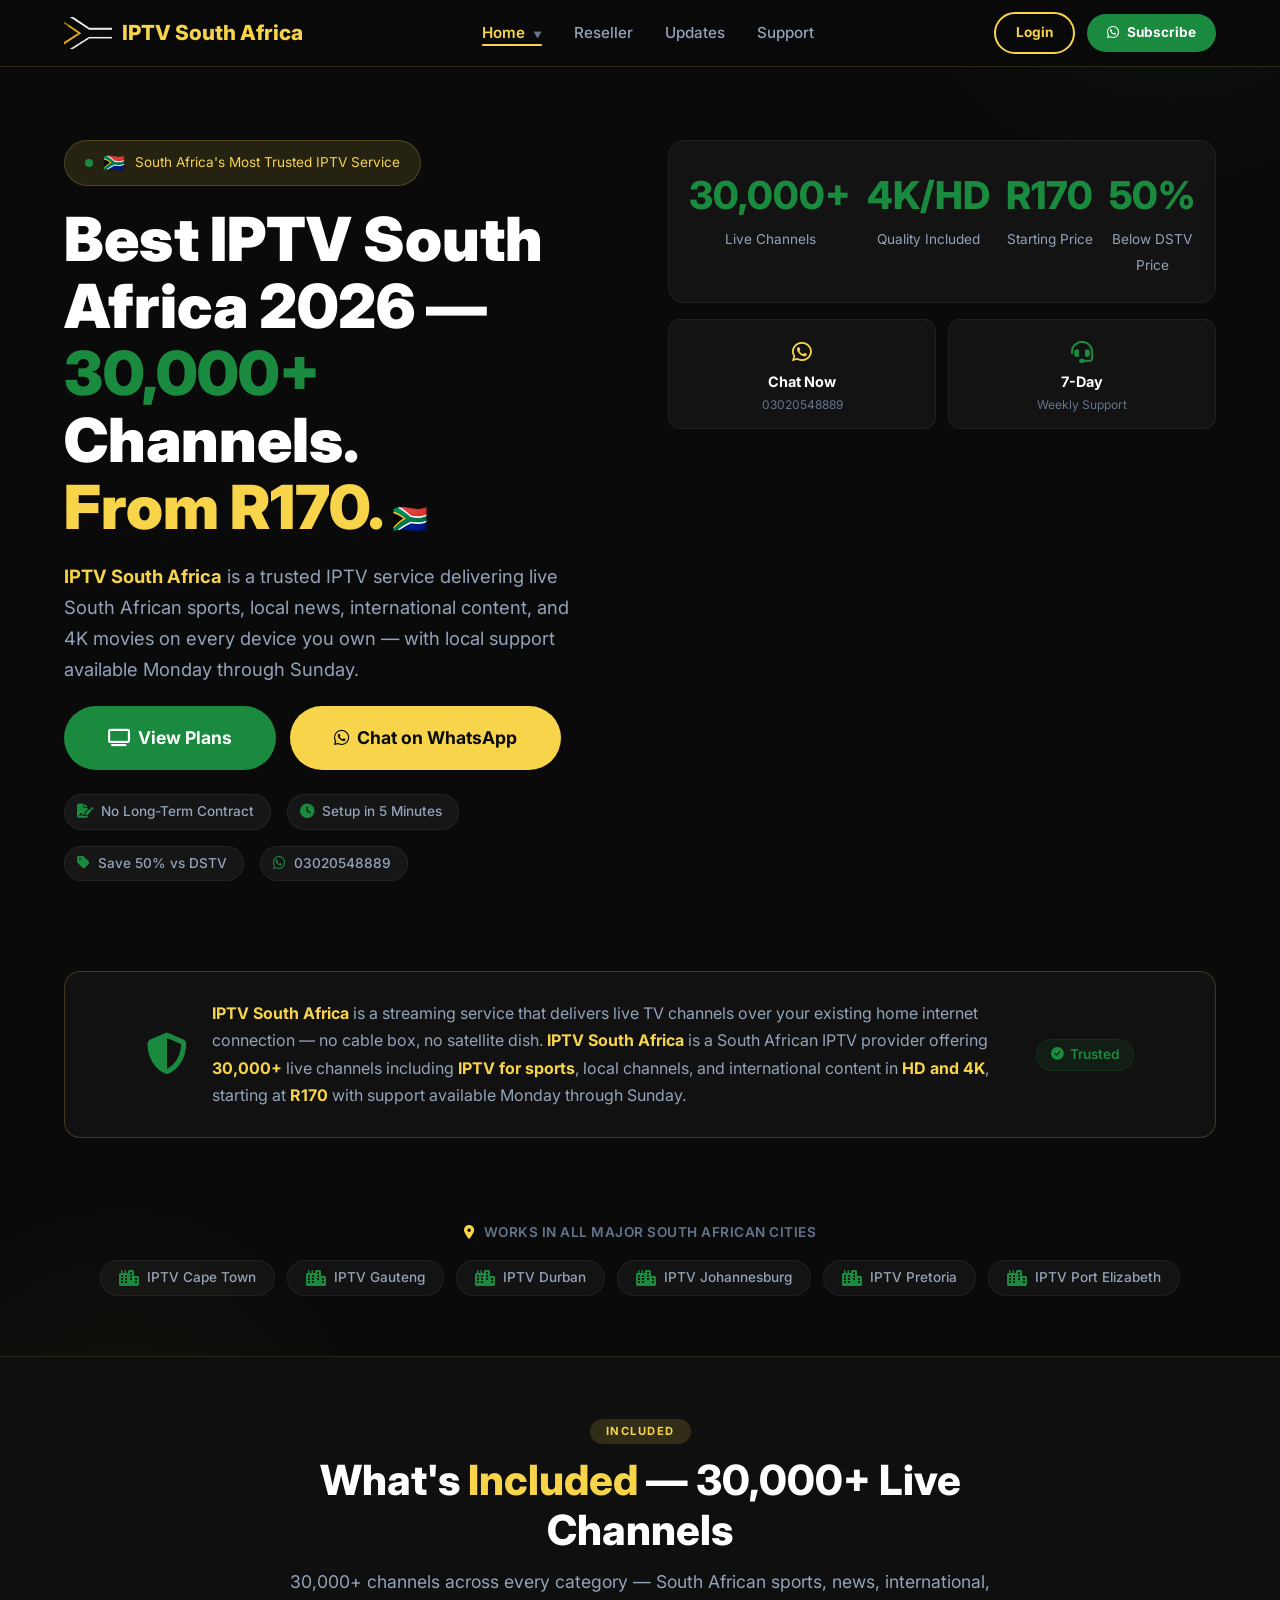
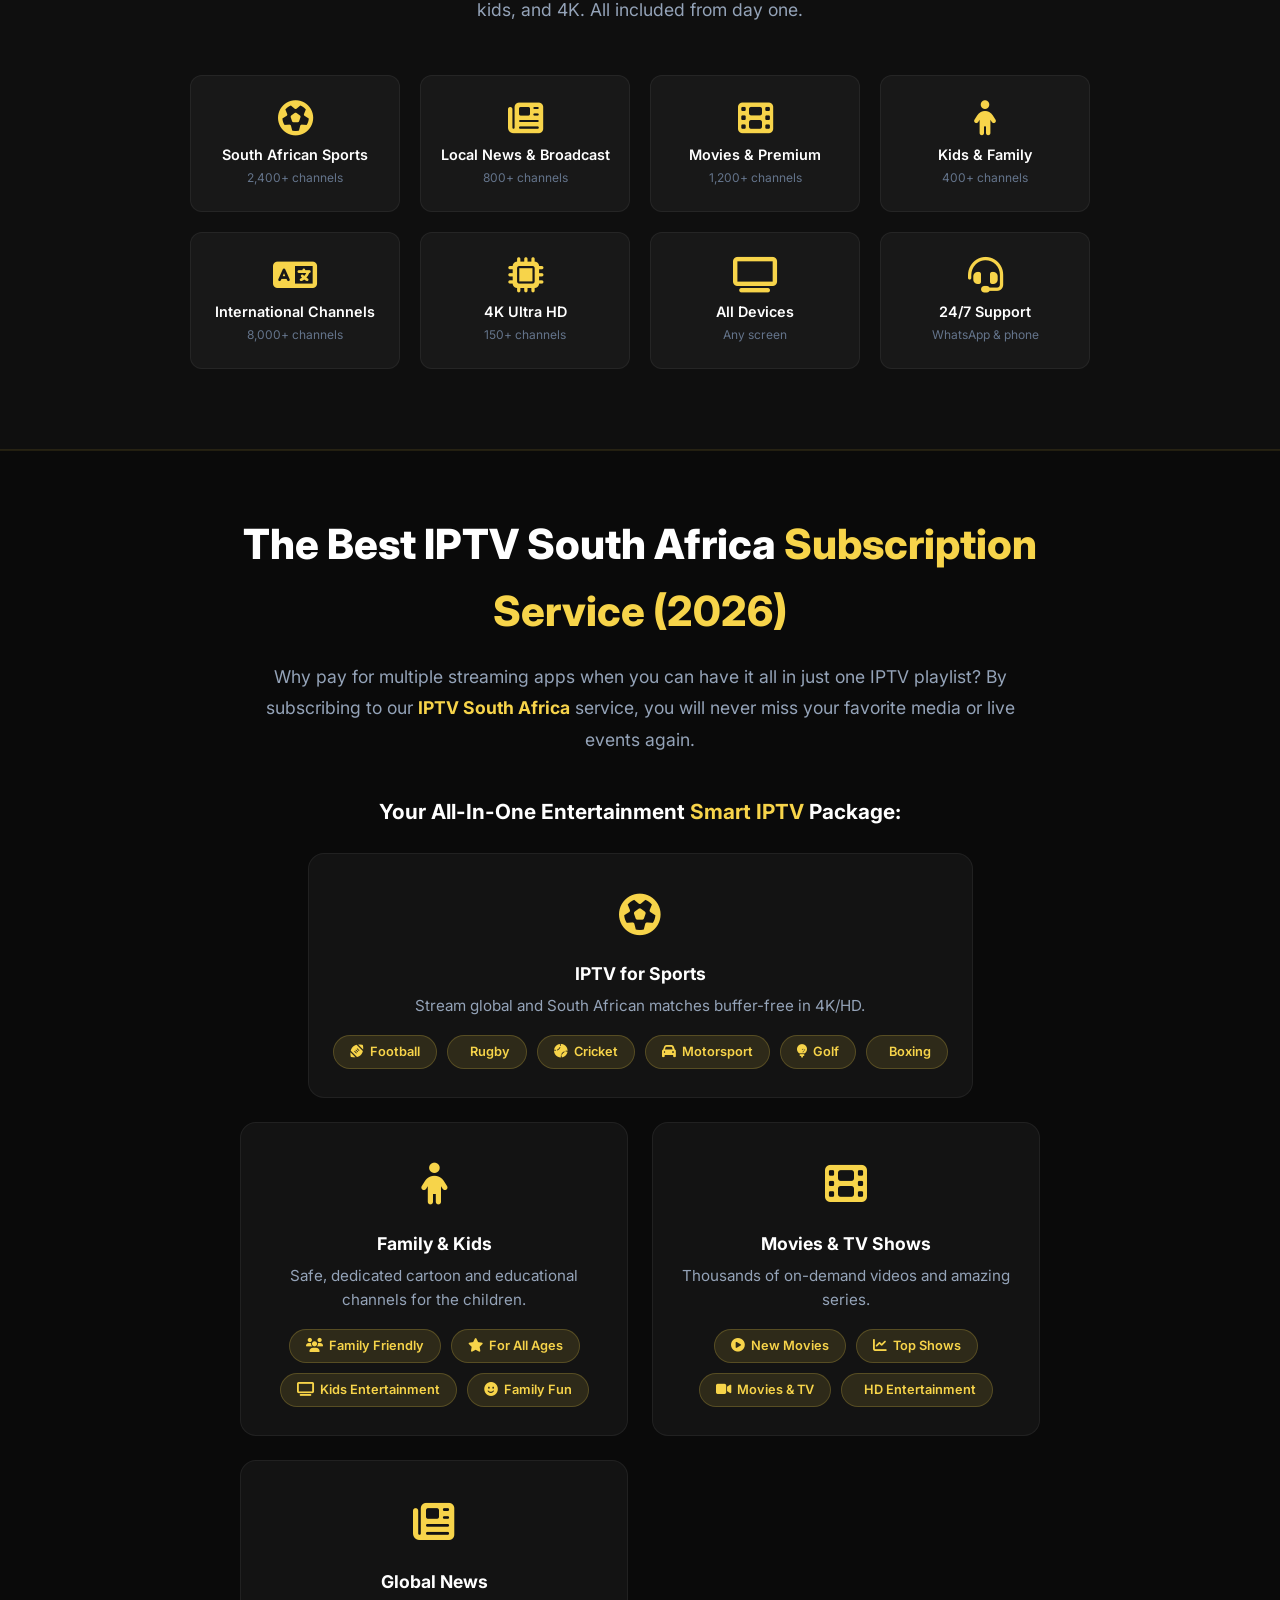
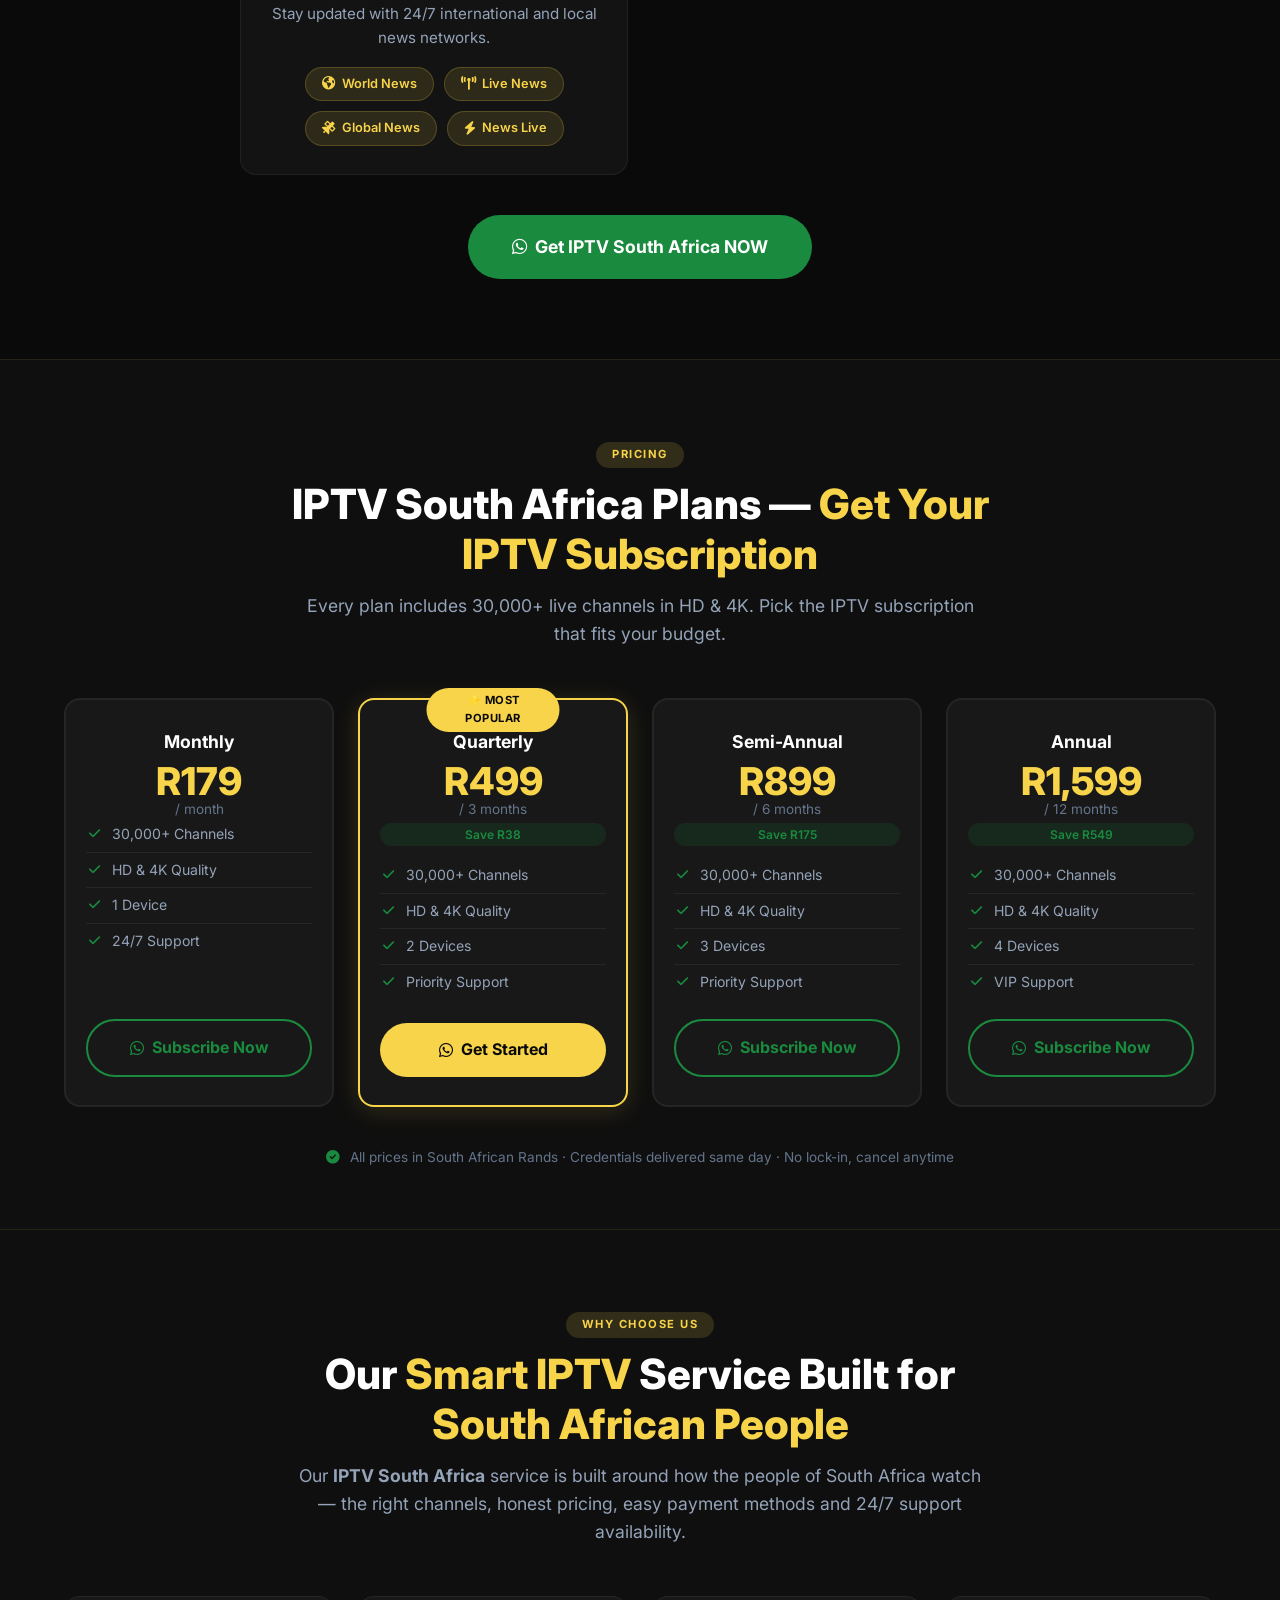
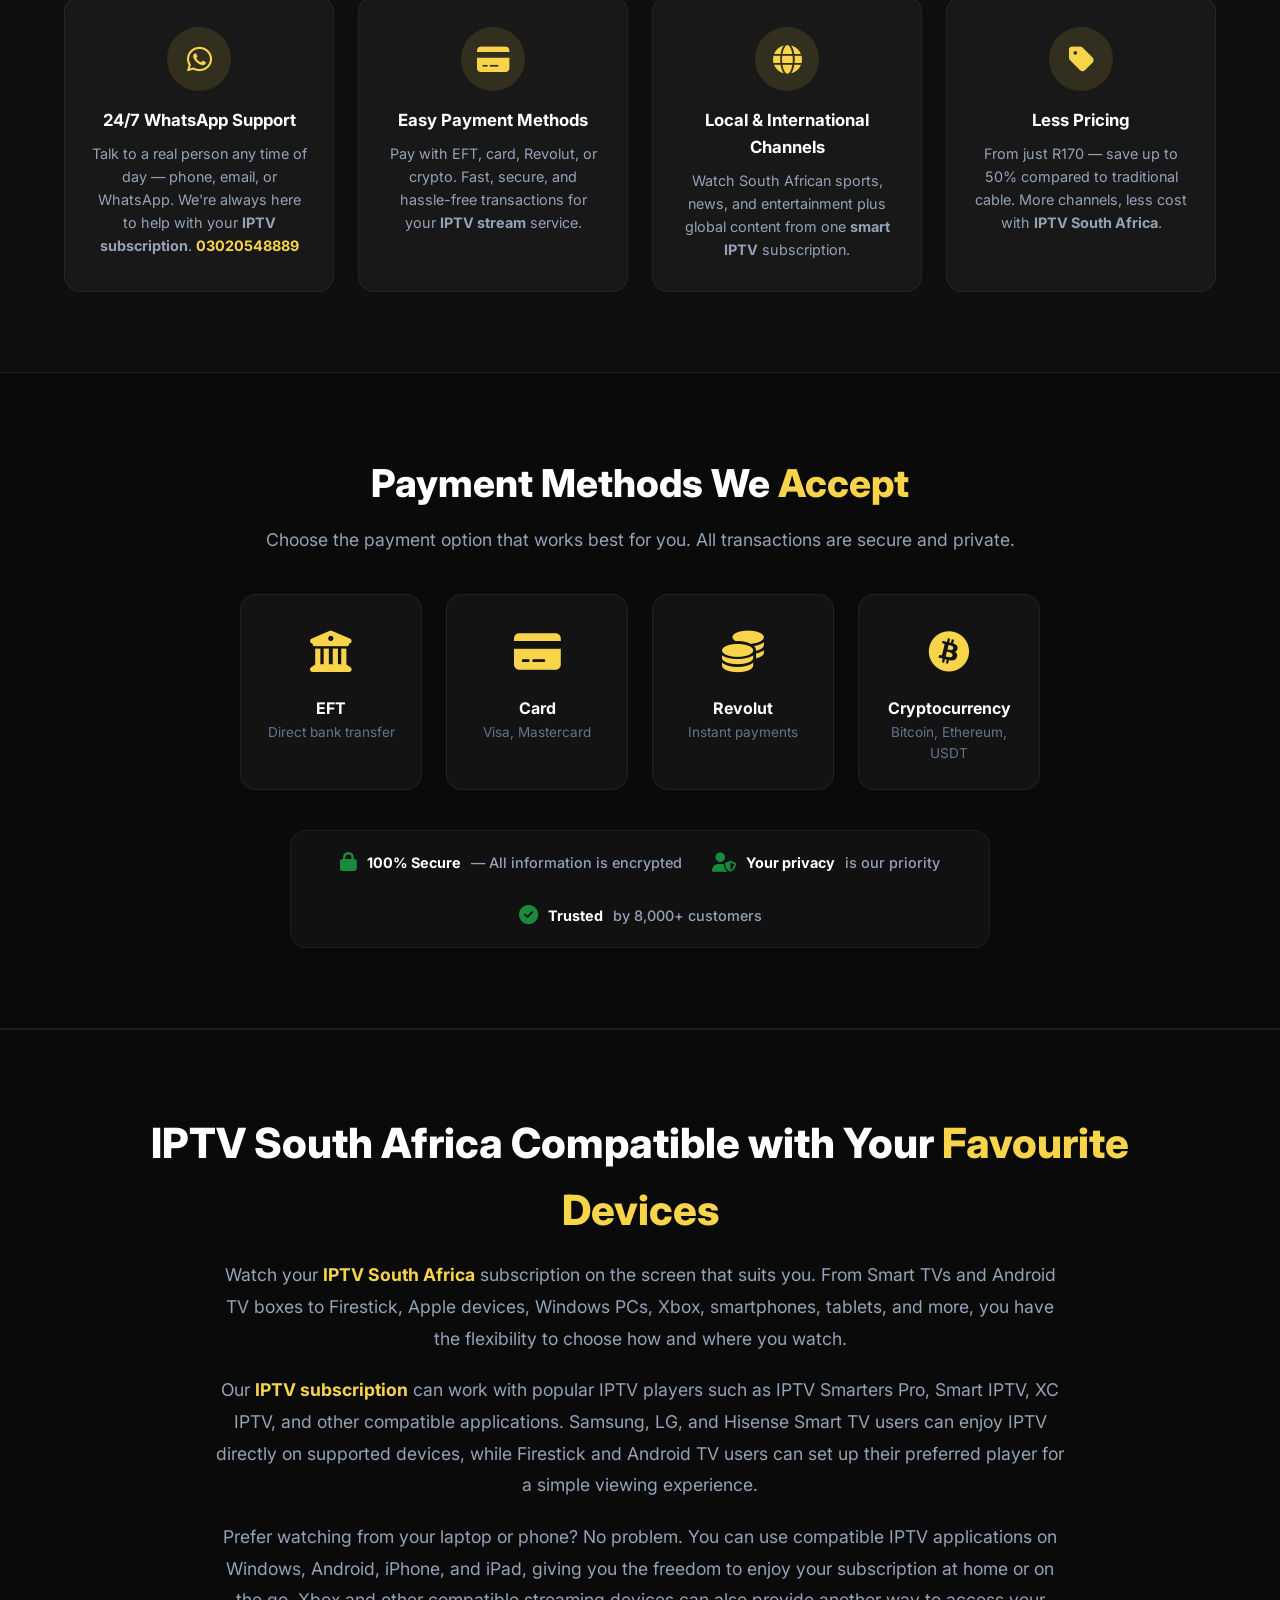
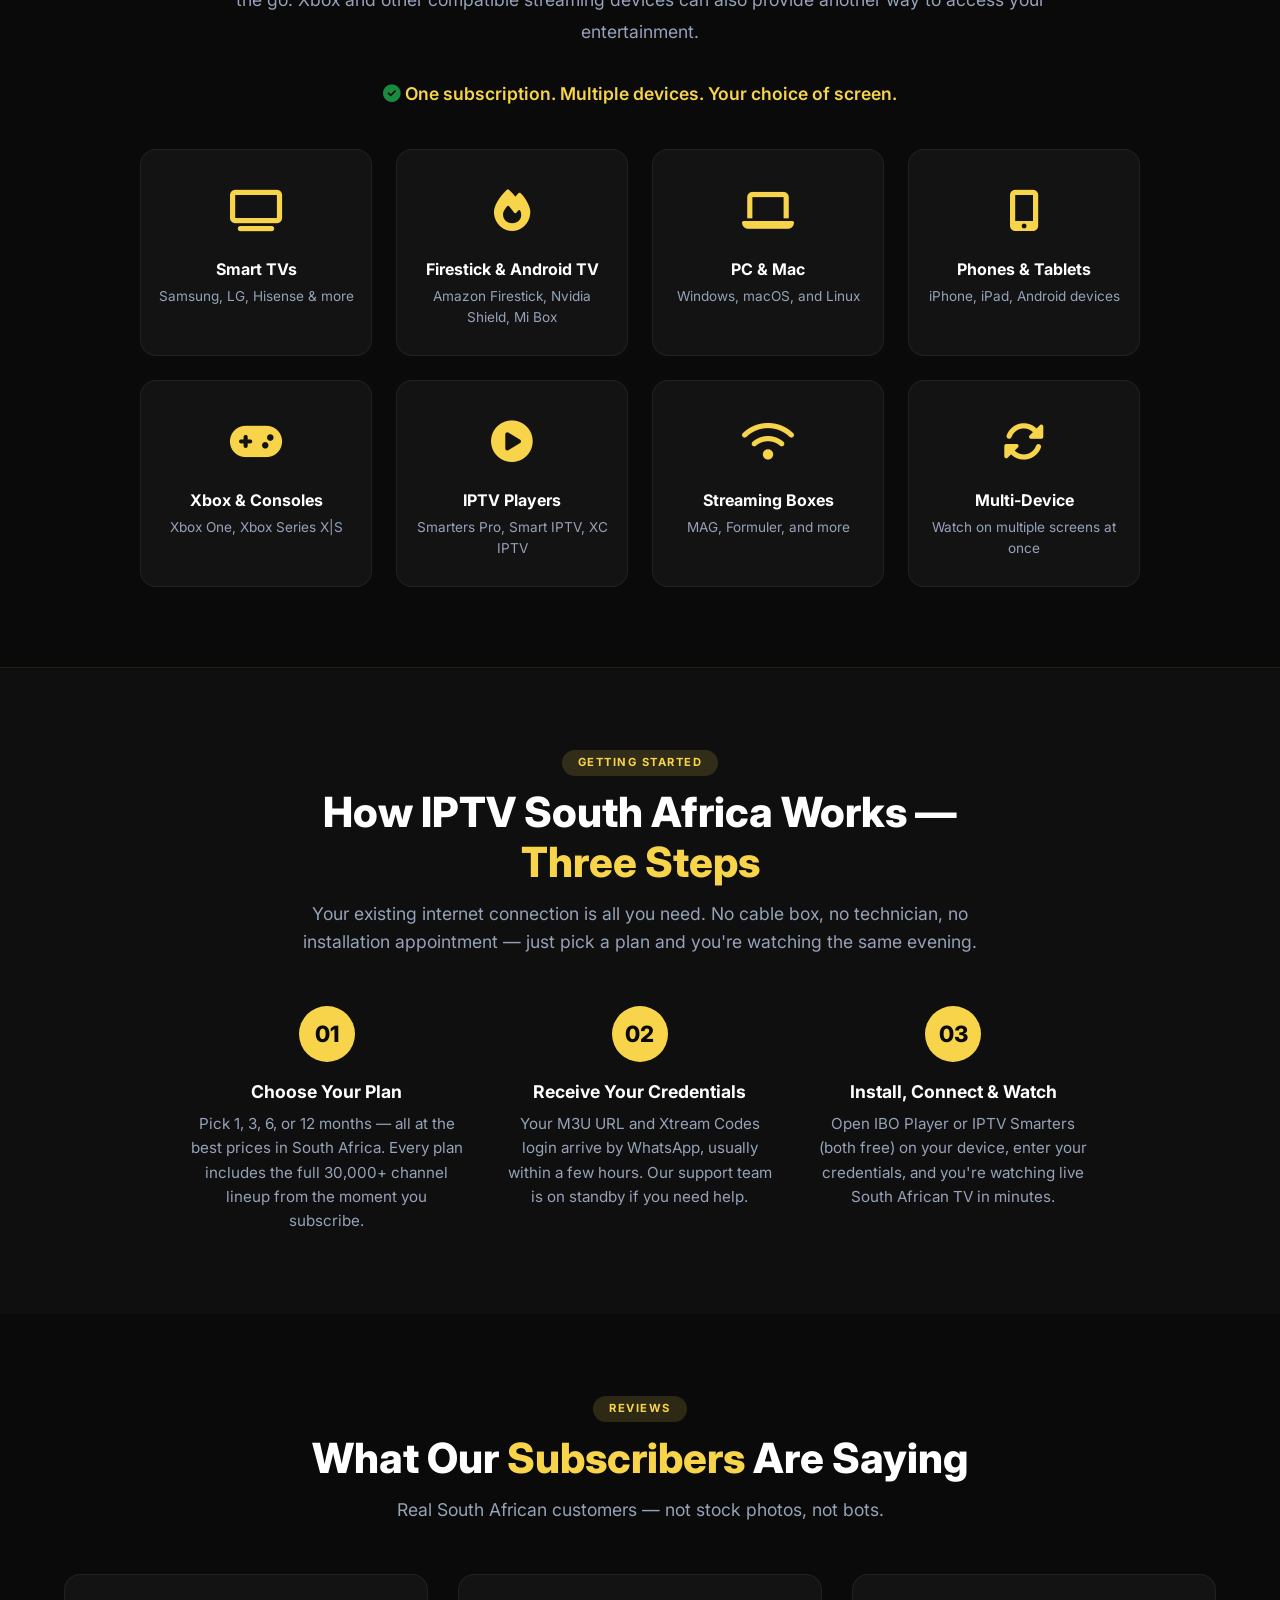
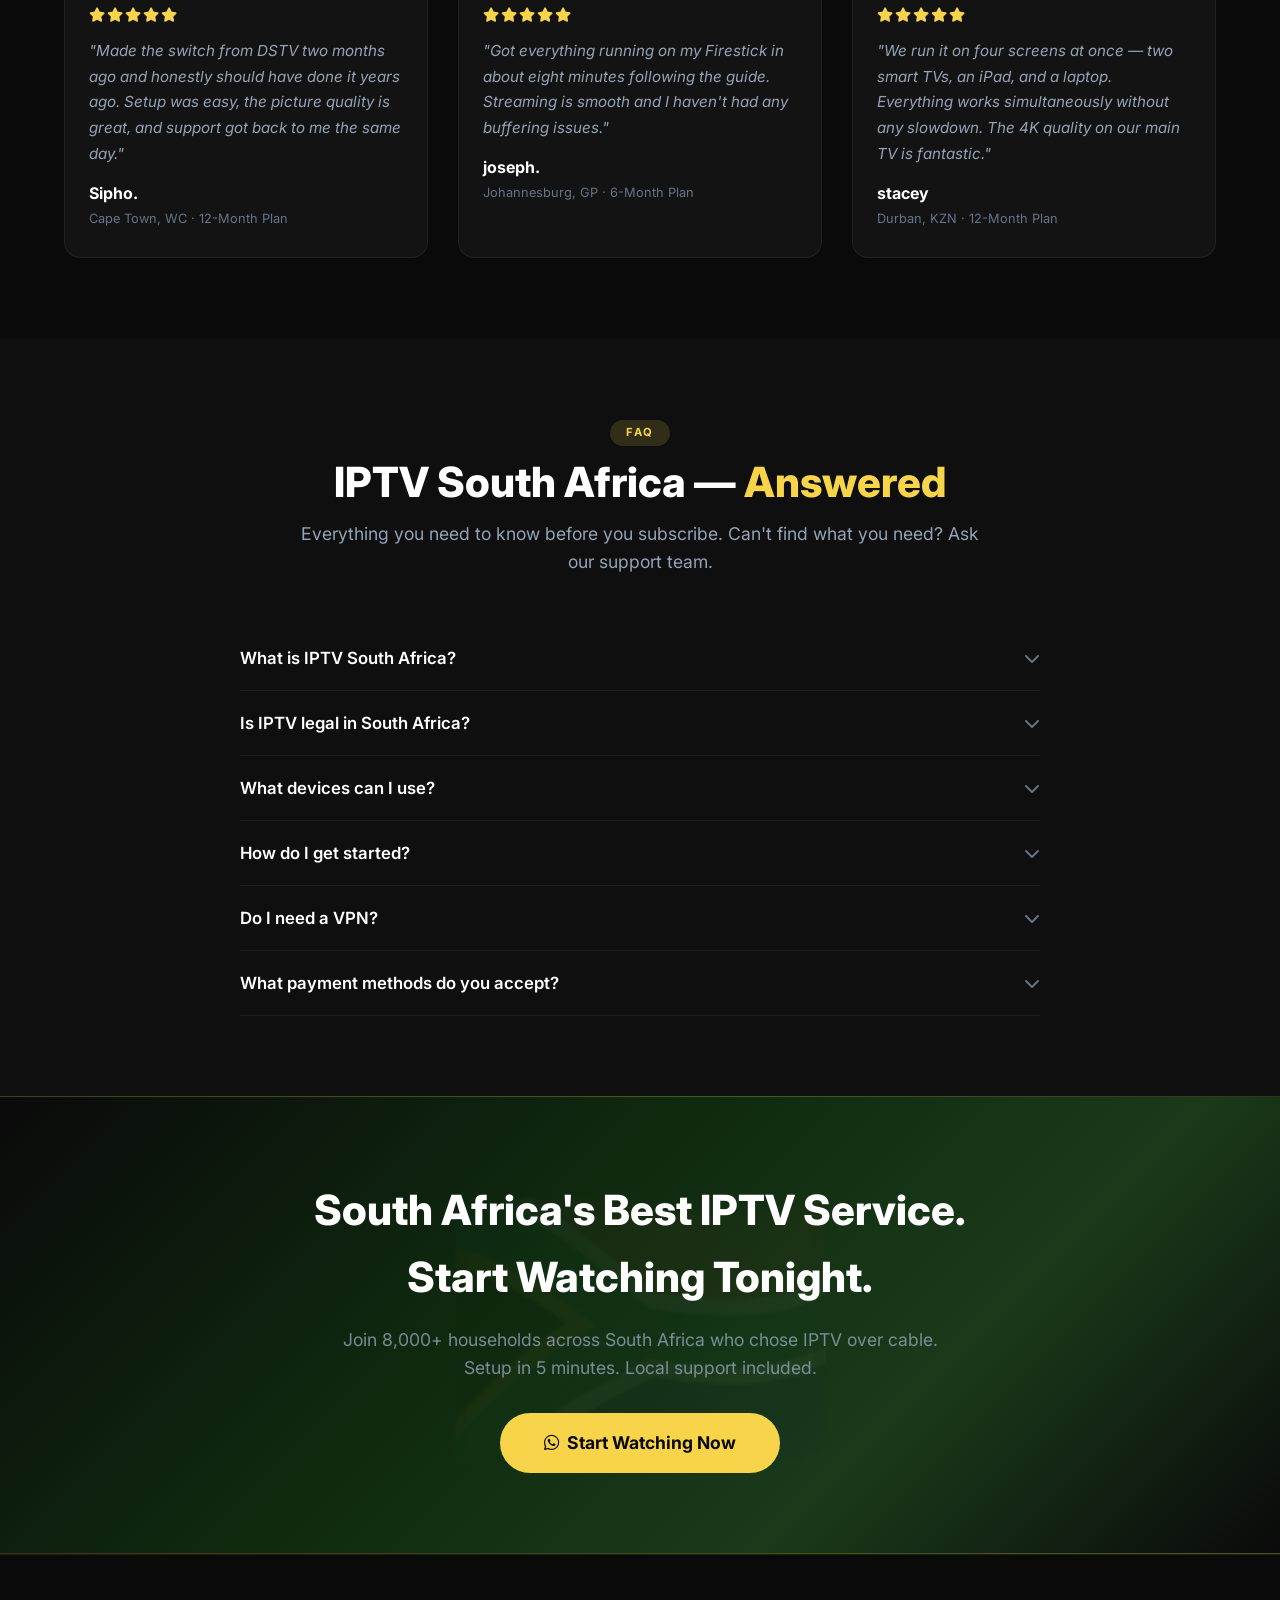
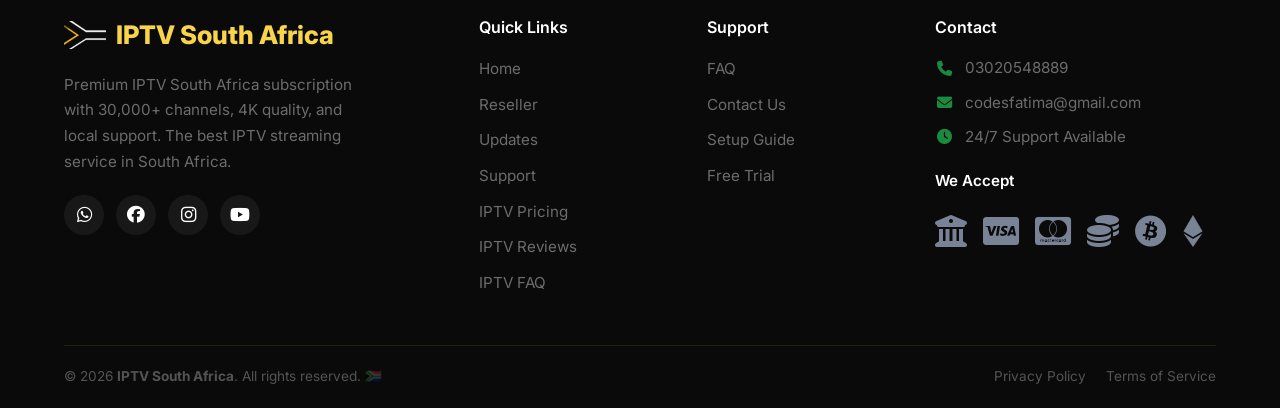
<file: index.html>
<!DOCTYPE html>
<html lang="en">
<head>
    <meta charset="UTF-8" />
    <meta name="viewport" content="width=device-width, initial-scale=1.0" />
    <title>IPTV South Africa – Live TV, Sports & Entertainment in One Place</title>
    <meta name="description" content="Looking for IPTV in South Africa? Explore live TV, sports, movies and series with flexible viewing options across your favourite devices." />
    <meta name="keywords" content="IPTV South Africa, IPTV subscription, best IPTV South Africa, IPTV South Africa official, IPTV stream, IPTV free trial" />
    <link rel="canonical" href="https://iptvsouthafricaofficial.co.za/" />
    <link rel="icon" type="image/png" href="Flag-South-Africa.png" />
    <link rel="apple-touch-icon" href="Flag-South-Africa.png" />
    <meta property="og:image" content="https://iptvsouthafricaofficial.co.za/Flag-South-Africa.png" />
    <meta name="twitter:image" content="https://iptvsouthafricaofficial.co.za/Flag-South-Africa.png" />
    <link rel="stylesheet" href="style.css" />
    <link rel="stylesheet" href="https://cdnjs.cloudflare.com/ajax/libs/font-awesome/6.5.0/css/all.min.css" />
    <link href="https://fonts.googleapis.com/css2?family=Inter:wght@400;500;600;700;800;900&display=swap" rel="stylesheet" />
</head>
<body>

    <!-- ================================================================
    HEADER
    ================================================================ -->
    <header class="header" id="header">
        <div class="container header__inner">
            <a href="https://iptvsouthafricaofficial.co.za/" class="logo">
                <img src="Flag-South-Africa.png" alt="IPTV South Africa Flag" class="logo-img">
                <span>IPTV South Africa</span>
            </a>

            <nav class="nav" id="mainNav">
                <ul class="nav__list">
                    <li class="dropdown">
                        <a href="https://iptvsouthafricaofficial.co.za/" class="nav__link active">Home <span class="arrow">▼</span></a>
                        <ul class="dropdown-menu">
                            <li><a href="https://iptvsouthafricaofficial.co.za/#pricing">IPTV Pricing</a></li>
                            <li><a href="https://iptvsouthafricaofficial.co.za/#testimonials">IPTV Reviews</a></li>
                            <li><a href="https://iptvsouthafricaofficial.co.za/#faq">IPTV FAQ</a></li>
                        </ul>
                    </li>
                    <li><a href="https://iptvsouthafricaofficial.co.za/reseller" class="nav__link">Reseller</a></li>
                    <li><a href="https://iptvsouthafricaofficial.co.za/blog" class="nav__link">Updates</a></li>
                    <li><a href="https://iptvsouthafricaofficial.co.za/support" class="nav__link">Support</a></li>
                </ul>
            </nav>

            <div class="header__actions">
                <a href="#" class="btn btn--yellow-outline btn--sm">Login</a>
                <a href="https://wa.me/923020548889" target="_blank" class="btn btn--green btn--sm"><i class="fab fa-whatsapp"></i> Subscribe</a>
            </div>

            <button class="hamburger" id="hamburger" aria-label="Toggle menu">
                <span></span><span></span><span></span>
            </button>
        </div>
    </header>

    <!-- ================================================================
    HERO
    ================================================================ -->
    <section class="hero" id="hero">
        <div class="container hero__inner">
            <div class="hero__content">
                <div class="hero__badge">
                    <span class="live"></span>
                    <span class="sa-flag-small">🇿🇦</span>
                    <span>South Africa's Most Trusted IPTV Service</span>
                </div>

                <h1 class="hero__title">
                    Best IPTV South Africa 2026 — <br />
                    <span class="highlight-green">30,000+</span>
                    <span class="highlight-white">Channels.</span><br />
                    <span class="highlight-yellow">From R170.</span>
                    <span class="flag">🇿🇦</span>
                </h1>

                <p class="hero__text">
                    <strong>IPTV South Africa</strong> is a trusted IPTV service delivering live South African sports, local news, international content, and 4K movies on every device you own — with local support available Monday through Sunday.
                </p>

                <div class="hero__buttons">
                    <a href="https://iptvsouthafricaofficial.co.za/#pricing" class="btn btn--green btn--large">
                        <i class="fas fa-tv"></i> View Plans
                    </a>
                    <a href="https://wa.me/923020548889" target="_blank" class="btn btn--yellow btn--large">
                        <i class="fab fa-whatsapp"></i> Chat on WhatsApp
                    </a>
                </div>

                <div class="hero__trust">
                    <span class="trust-item"><i class="fas fa-file-signature"></i> No Long-Term Contract</span>
                    <span class="trust-item"><i class="fas fa-clock"></i> Setup in 5 Minutes</span>
                    <span class="trust-item"><i class="fas fa-tag"></i> Save 50% vs DSTV</span>
                    <span class="trust-item"><i class="fab fa-whatsapp"></i> 03020548889</span>
                </div>
            </div>

            <div>
                <div class="hero__stats">
                    <div class="stat-item">
                        <span class="number" data-count="30000">0</span>
                        <span class="label">Live Channels</span>
                    </div>
                    <div class="stat-item">
                        <span class="number">4K/HD</span>
                        <span class="label">Quality Included</span>
                    </div>
                    <div class="stat-item">
                        <span class="number">R170</span>
                        <span class="label">Starting Price</span>
                    </div>
                    <div class="stat-item">
                        <span class="number">50%</span>
                        <span class="label">Below DSTV Price</span>
                    </div>
                </div>

                <div style="display: grid; grid-template-columns: 1fr 1fr; gap: 12px; margin-top: 16px;">
                    <a href="https://wa.me/923020548889" target="_blank" style="background: rgba(255, 255, 255, 0.04); border: 1px solid rgba(255, 255, 255, 0.06); border-radius: 12px; padding: 14px; text-align: center; text-decoration: none; transition: all 0.3s ease;">
                        <span style="font-size: 1.4rem; display: block; color: #f7d44a;"><i class="fab fa-whatsapp"></i></span>
                        <span style="font-size: 0.9rem; font-weight: 700; color: #ffffff;">Chat Now</span>
                        <span style="font-size: 0.75rem; color: #64748b; display: block;">03020548889</span>
                    </a>
                    <div style="background: rgba(255, 255, 255, 0.04); border: 1px solid rgba(255, 255, 255, 0.06); border-radius: 12px; padding: 14px; text-align: center;">
                        <span style="font-size: 1.4rem; display: block; color: #1a8a3f;"><i class="fas fa-headset"></i></span>
                        <span style="font-size: 0.9rem; font-weight: 700; color: #ffffff;">7-Day</span>
                        <span style="font-size: 0.75rem; color: #64748b; display: block;">Weekly Support</span>
                    </div>
                </div>
            </div>

            <div class="hero__trust-card">
                <div class="trust-badge-icon">
                    <i class="fas fa-shield-alt"></i>
                </div>
                <p class="trust-badge-text">
                    <strong>IPTV South Africa</strong> is a streaming service that delivers live TV channels over your existing home internet connection — no cable box, no satellite dish. <strong>IPTV South Africa</strong> is a South African IPTV provider offering <strong>30,000+</strong> live channels including <strong>IPTV for sports</strong>, local channels, and international content in <strong>HD and 4K</strong>, starting at <strong>R170</strong> with support available Monday through Sunday.
                </p>
                <span class="trust-badge-check">
                    <i class="fas fa-check-circle"></i> Trusted
                </span>
            </div>

            <div class="hero__cities">
                <p class="cities-title">
                    <i class="fas fa-map-marker-alt"></i> Works in all major South African cities
                </p>
                <div class="cities-grid">
                    <span class="city-item"><i class="fas fa-city"></i> IPTV Cape Town</span>
                    <span class="city-item"><i class="fas fa-city"></i> IPTV Gauteng</span>
                    <span class="city-item"><i class="fas fa-city"></i> IPTV Durban</span>
                    <span class="city-item"><i class="fas fa-city"></i> IPTV Johannesburg</span>
                    <span class="city-item"><i class="fas fa-city"></i> IPTV Pretoria</span>
                    <span class="city-item"><i class="fas fa-city"></i> IPTV Port Elizabeth</span>
                </div>
            </div>
        </div>
    </section>

    <!-- ================================================================
    WHAT'S INCLUDED
    ================================================================ -->
    <section class="included" id="included">
        <div class="container">
            <div class="section-header">
                <span class="section-tag">Included</span>
                <h2 class="section-title">What's <span>Included</span> — 30,000+ Live Channels</h2>
                <p class="section-subtitle">30,000+ channels across every category — South African sports, news, international, kids, and 4K. All included from day one.</p>
            </div>
            <div class="included__grid">
                <div class="included__item"><i class="fas fa-futbol"></i><span>South African Sports</span><small>2,400+ channels</small></div>
                <div class="included__item"><i class="fas fa-newspaper"></i><span>Local News &amp; Broadcast</span><small>800+ channels</small></div>
                <div class="included__item"><i class="fas fa-film"></i><span>Movies &amp; Premium</span><small>1,200+ channels</small></div>
                <div class="included__item"><i class="fas fa-child"></i><span>Kids &amp; Family</span><small>400+ channels</small></div>
                <div class="included__item"><i class="fas fa-language"></i><span>International Channels</span><small>8,000+ channels</small></div>
                <div class="included__item"><i class="fas fa-microchip"></i><span>4K Ultra HD</span><small>150+ channels</small></div>
                <div class="included__item"><i class="fas fa-tv"></i><span>All Devices</span><small>Any screen</small></div>
                <div class="included__item"><i class="fas fa-headset"></i><span>24/7 Support</span><small>WhatsApp &amp; phone</small></div>
            </div>
        </div>
    </section>

    <!-- ================================================================
    BEST IPTV SOUTH AFRICA
    ================================================================ -->
    <section class="best-iptv" id="best-iptv">
        <div class="container">
            <div class="best-iptv__inner">
                <h2 class="best-iptv__title">The Best IPTV South Africa <span>Subscription Service (2026)</span></h2>
                <p class="best-iptv__text">Why pay for multiple streaming apps when you can have it all in just one IPTV playlist? By subscribing to our <strong>IPTV South Africa</strong> service, you will never miss your favorite media or live events again.</p>
                <h3 style="font-size:1.3rem; font-weight:700; color:#fff; margin-bottom:24px;">Your All-In-One Entertainment <span style="color:#f7d44a;">Smart IPTV</span> Package:</h3>
                <div class="best-iptv__grid">
                    <div class="best-iptv__item best-iptv__item--sports">
                        <span class="item-icon"><i class="fas fa-futbol"></i></span>
                        <h3>IPTV for Sports</h3>
                        <p>Stream global and South African matches buffer-free in 4K/HD.</p>
                        <div class="badges-container">
                            <span class="badge-item"><i class="fas fa-football-ball"></i> Football</span>
                            <span class="badge-item"><i class="fas fa-rugby-ball"></i> Rugby</span>
                            <span class="badge-item"><i class="fas fa-baseball-ball"></i> Cricket</span>
                            <span class="badge-item"><i class="fas fa-car"></i> Motorsport</span>
                            <span class="badge-item"><i class="fas fa-golf-ball"></i> Golf</span>
                            <span class="badge-item"><i class="fas fa-boxing-glove"></i> Boxing</span>
                        </div>
                    </div>
                    <div class="best-iptv__item">
                        <span class="item-icon"><i class="fas fa-child"></i></span>
                        <h3>Family &amp; Kids</h3>
                        <p>Safe, dedicated cartoon and educational channels for the children.</p>
                        <div class="badges-container">
                            <span class="badge-item"><i class="fas fa-users"></i> Family Friendly</span>
                            <span class="badge-item"><i class="fas fa-star"></i> For All Ages</span>
                            <span class="badge-item"><i class="fas fa-tv"></i> Kids Entertainment</span>
                            <span class="badge-item"><i class="fas fa-smile"></i> Family Fun</span>
                        </div>
                    </div>
                    <div class="best-iptv__item">
                        <span class="item-icon"><i class="fas fa-film"></i></span>
                        <h3>Movies &amp; TV Shows</h3>
                        <p>Thousands of on-demand videos and amazing series.</p>
                        <div class="badges-container">
                            <span class="badge-item"><i class="fas fa-play-circle"></i> New Movies</span>
                            <span class="badge-item"><i class="fas fa-chart-line"></i> Top Shows</span>
                            <span class="badge-item"><i class="fas fa-video"></i> Movies &amp; TV</span>
                            <span class="badge-item"><i class="fas fa-hdmi"></i> HD Entertainment</span>
                        </div>
                    </div>
                    <div class="best-iptv__item">
                        <span class="item-icon"><i class="fas fa-newspaper"></i></span>
                        <h3>Global News</h3>
                        <p>Stay updated with 24/7 international and local news networks.</p>
                        <div class="badges-container">
                            <span class="badge-item"><i class="fas fa-globe-americas"></i> World News</span>
                            <span class="badge-item"><i class="fas fa-broadcast-tower"></i> Live News</span>
                            <span class="badge-item"><i class="fas fa-satellite"></i> Global News</span>
                            <span class="badge-item"><i class="fas fa-bolt"></i> News Live</span>
                        </div>
                    </div>
                </div>
                <div class="best-iptv__cta">
                    <a href="https://wa.me/923020548889" target="_blank" class="btn btn--green btn--large"><i class="fab fa-whatsapp"></i> Get IPTV South Africa NOW</a>
                </div>
            </div>
        </div>
    </section>

    <!-- ================================================================
    PRICING
    ================================================================ -->
    <section class="pricing" id="pricing">
        <div class="container">
            <div class="section-header">
                <span class="section-tag">Pricing</span>
                <h2 class="section-title">IPTV South Africa Plans — <span>Get Your IPTV Subscription</span></h2>
                <p class="section-subtitle">Every plan includes 30,000+ live channels in HD &amp; 4K. Pick the IPTV subscription that fits your budget.</p>
            </div>
            <div class="pricing__grid">
                <div class="pricing__card">
                    <h3 class="pricing__name">Monthly</h3>
                    <div class="pricing__price">R179 <span>/ month</span></div>
                    <ul class="pricing__features">
                        <li><i class="fas fa-check"></i> 30,000+ Channels</li>
                        <li><i class="fas fa-check"></i> HD &amp; 4K Quality</li>
                        <li><i class="fas fa-check"></i> 1 Device</li>
                        <li><i class="fas fa-check"></i> 24/7 Support</li>
                    </ul>
                    <a href="https://wa.me/923020548889" target="_blank" class="btn btn--green-outline btn--full"><i class="fab fa-whatsapp"></i> Subscribe Now</a>
                </div>
                <div class="pricing__card pricing__card--popular">
                    <span class="popular__badge">⭐ Most Popular</span>
                    <h3 class="pricing__name">Quarterly</h3>
                    <div class="pricing__price">R499 <span>/ 3 months</span></div>
                    <div class="pricing__savings">Save R38</div>
                    <ul class="pricing__features">
                        <li><i class="fas fa-check"></i> 30,000+ Channels</li>
                        <li><i class="fas fa-check"></i> HD &amp; 4K Quality</li>
                        <li><i class="fas fa-check"></i> 2 Devices</li>
                        <li><i class="fas fa-check"></i> Priority Support</li>
                    </ul>
                    <a href="https://wa.me/923020548889" target="_blank" class="btn btn--yellow btn--full"><i class="fab fa-whatsapp"></i> Get Started</a>
                </div>
                <div class="pricing__card">
                    <h3 class="pricing__name">Semi-Annual</h3>
                    <div class="pricing__price">R899 <span>/ 6 months</span></div>
                    <div class="pricing__savings">Save R175</div>
                    <ul class="pricing__features">
                        <li><i class="fas fa-check"></i> 30,000+ Channels</li>
                        <li><i class="fas fa-check"></i> HD &amp; 4K Quality</li>
                        <li><i class="fas fa-check"></i> 3 Devices</li>
                        <li><i class="fas fa-check"></i> Priority Support</li>
                    </ul>
                    <a href="https://wa.me/923020548889" target="_blank" class="btn btn--green-outline btn--full"><i class="fab fa-whatsapp"></i> Subscribe Now</a>
                </div>
                <div class="pricing__card">
                    <h3 class="pricing__name">Annual</h3>
                    <div class="pricing__price">R1,599 <span>/ 12 months</span></div>
                    <div class="pricing__savings">Save R549</div>
                    <ul class="pricing__features">
                        <li><i class="fas fa-check"></i> 30,000+ Channels</li>
                        <li><i class="fas fa-check"></i> HD &amp; 4K Quality</li>
                        <li><i class="fas fa-check"></i> 4 Devices</li>
                        <li><i class="fas fa-check"></i> VIP Support</li>
                    </ul>
                    <a href="https://wa.me/923020548889" target="_blank" class="btn btn--green-outline btn--full"><i class="fab fa-whatsapp"></i> Subscribe Now</a>
                </div>
            </div>
            <div class="pricing__trust">
                <i class="fas fa-check-circle"></i> All prices in South African Rands · Credentials delivered same day · No lock-in, cancel anytime
            </div>
        </div>
    </section>

    <!-- ================================================================
    FEATURES
    ================================================================ -->
    <section class="features" id="features">
        <div class="container">
            <div class="section-header">
                <span class="section-tag">Why Choose Us</span>
                <h2 class="section-title">Our <span>Smart IPTV</span> Service Built for <span>South African People</span></h2>
                <p class="section-subtitle">Our <strong>IPTV South Africa</strong> service is built around how the people of South Africa watch — the right channels, honest pricing, easy payment methods and 24/7 support availability.</p>
            </div>
            <div class="features__grid">
                <div class="feature__card"><div class="feature__icon"><i class="fab fa-whatsapp"></i></div><h3>24/7 WhatsApp Support</h3><p>Talk to a real person any time of day — phone, email, or WhatsApp. We're always here to help with your <strong>IPTV subscription</strong>. <strong style="color:#f7d44a;">03020548889</strong></p></div>
                <div class="feature__card"><div class="feature__icon"><i class="fas fa-credit-card"></i></div><h3>Easy Payment Methods</h3><p>Pay with EFT, card, Revolut, or crypto. Fast, secure, and hassle-free transactions for your <strong>IPTV stream</strong> service.</p></div>
                <div class="feature__card"><div class="feature__icon"><i class="fas fa-globe"></i></div><h3>Local &amp; International Channels</h3><p>Watch South African sports, news, and entertainment plus global content from one <strong>smart IPTV</strong> subscription.</p></div>
                <div class="feature__card"><div class="feature__icon"><i class="fas fa-tag"></i></div><h3>Less Pricing</h3><p>From just R170 — save up to 50% compared to traditional cable. More channels, less cost with <strong>IPTV South Africa</strong>.</p></div>
            </div>
        </div>
    </section>

    <!-- ================================================================
    PAYMENT METHODS
    ================================================================ -->
    <section class="payments" id="payments">
        <div class="container">
            <div class="payments__inner">
                <h2 class="payments__title">Payment Methods We <span>Accept</span></h2>
                <p class="payments__sub">Choose the payment option that works best for you. All transactions are secure and private.</p>
                <div class="payments__grid">
                    <div class="payment__method"><span class="pay-icon"><i class="fas fa-university"></i></span><h4>EFT</h4><p>Direct bank transfer</p></div>
                    <div class="payment__method"><span class="pay-icon"><i class="fas fa-credit-card"></i></span><h4>Card</h4><p>Visa, Mastercard</p></div>
                    <div class="payment__method"><span class="pay-icon"><i class="fas fa-coins"></i></span><h4>Revolut</h4><p>Instant payments</p></div>
                    <div class="payment__method"><span class="pay-icon"><i class="fab fa-bitcoin"></i></span><h4>Cryptocurrency</h4><p>Bitcoin, Ethereum, USDT</p></div>
                </div>
                <div class="payments__trust">
                    <span class="trust-badge"><i class="fas fa-lock"></i> <strong>100% Secure</strong> — All information is encrypted</span>
                    <span class="trust-badge"><i class="fas fa-user-shield"></i> <strong>Your privacy</strong> is our priority</span>
                    <span class="trust-badge"><i class="fas fa-check-circle"></i> <strong>Trusted</strong> by 8,000+ customers</span>
                </div>
            </div>
        </div>
    </section>

    <!-- ================================================================
    DEVICE COMPATIBILITY
    ================================================================ -->
    <section class="devices" id="devices">
        <div class="container">
            <div class="devices__inner">
                <h2 class="devices__title">IPTV South Africa Compatible with Your <span>Favourite Devices</span></h2>
                <p class="devices__text">Watch your <strong>IPTV South Africa</strong> subscription on the screen that suits you. From Smart TVs and Android TV boxes to Firestick, Apple devices, Windows PCs, Xbox, smartphones, tablets, and more, you have the flexibility to choose how and where you watch.</p>
                <p class="devices__text" style="margin-top: -20px;">Our <strong>IPTV subscription</strong> can work with popular IPTV players such as IPTV Smarters Pro, Smart IPTV, XC IPTV, and other compatible applications. Samsung, LG, and Hisense Smart TV users can enjoy IPTV directly on supported devices, while Firestick and Android TV users can set up their preferred player for a simple viewing experience.</p>
                <p class="devices__text" style="margin-top: -20px;">Prefer watching from your laptop or phone? No problem. You can use compatible IPTV applications on Windows, Android, iPhone, and iPad, giving you the freedom to enjoy your subscription at home or on the go. Xbox and other compatible streaming devices can also provide another way to access your entertainment.</p>
                <p class="devices__text" style="margin-top: -10px; font-weight: 600; color: #f7d44a;"><i class="fas fa-check-circle" style="color: #1a8a3f;"></i> One subscription. Multiple devices. Your choice of screen.</p>
                <div class="devices__grid">
                    <div class="device__card"><span class="device-icon"><i class="fas fa-tv"></i></span><h4>Smart TVs</h4><p>Samsung, LG, Hisense &amp; more</p></div>
                    <div class="device__card"><span class="device-icon"><i class="fas fa-fire"></i></span><h4>Firestick &amp; Android TV</h4><p>Amazon Firestick, Nvidia Shield, Mi Box</p></div>
                    <div class="device__card"><span class="device-icon"><i class="fas fa-laptop"></i></span><h4>PC &amp; Mac</h4><p>Windows, macOS, and Linux</p></div>
                    <div class="device__card"><span class="device-icon"><i class="fas fa-mobile-alt"></i></span><h4>Phones &amp; Tablets</h4><p>iPhone, iPad, Android devices</p></div>
                    <div class="device__card"><span class="device-icon"><i class="fas fa-gamepad"></i></span><h4>Xbox &amp; Consoles</h4><p>Xbox One, Xbox Series X|S</p></div>
                    <div class="device__card"><span class="device-icon"><i class="fas fa-play-circle"></i></span><h4>IPTV Players</h4><p>Smarters Pro, Smart IPTV, XC IPTV</p></div>
                    <div class="device__card"><span class="device-icon"><i class="fas fa-wifi"></i></span><h4>Streaming Boxes</h4><p>MAG, Formuler, and more</p></div>
                    <div class="device__card"><span class="device-icon"><i class="fas fa-sync-alt"></i></span><h4>Multi-Device</h4><p>Watch on multiple screens at once</p></div>
                </div>
            </div>
        </div>
    </section>

    <!-- ================================================================
    HOW IT WORKS
    ================================================================ -->
    <section class="steps">
        <div class="container">
            <div class="section-header">
                <span class="section-tag">Getting Started</span>
                <h2 class="section-title">How IPTV South Africa Works — <span>Three Steps</span></h2>
                <p class="section-subtitle">Your existing internet connection is all you need. No cable box, no technician, no installation appointment — just pick a plan and you're watching the same evening.</p>
            </div>
            <div class="steps__grid">
                <div class="step__card"><div class="step__number">01</div><h3>Choose Your Plan</h3><p>Pick 1, 3, 6, or 12 months — all at the best prices in South Africa. Every plan includes the full 30,000+ channel lineup from the moment you subscribe.</p></div>
                <div class="step__card"><div class="step__number">02</div><h3>Receive Your Credentials</h3><p>Your M3U URL and Xtream Codes login arrive by WhatsApp, usually within a few hours. Our support team is on standby if you need help.</p></div>
                <div class="step__card"><div class="step__number">03</div><h3>Install, Connect &amp; Watch</h3><p>Open IBO Player or IPTV Smarters (both free) on your device, enter your credentials, and you're watching live South African TV in minutes.</p></div>
            </div>
        </div>
    </section>

    <!-- ================================================================
    TESTIMONIALS
    ================================================================ -->
    <section class="testimonials" id="testimonials">
        <div class="container">
            <div class="section-header">
                <span class="section-tag">Reviews</span>
                <h2 class="section-title">What Our <span>Subscribers</span> Are Saying</h2>
                <p class="section-subtitle">Real South African customers — not stock photos, not bots.</p>
            </div>
            <div class="testimonials__grid">
                <div class="testimonial__card"><div class="testimonial__stars"><i class="fas fa-star"></i><i class="fas fa-star"></i><i class="fas fa-star"></i><i class="fas fa-star"></i><i class="fas fa-star"></i></div><p class="testimonial__text">"Made the switch from DSTV two months ago and honestly should have done it years ago. Setup was easy, the picture quality is great, and support got back to me the same day."</p><div class="testimonial__author"><strong>Sipho.</strong><span>Cape Town, WC · 12-Month Plan</span></div></div>
                <div class="testimonial__card"><div class="testimonial__stars"><i class="fas fa-star"></i><i class="fas fa-star"></i><i class="fas fa-star"></i><i class="fas fa-star"></i><i class="fas fa-star"></i></div><p class="testimonial__text">"Got everything running on my Firestick in about eight minutes following the guide. Streaming is smooth and I haven't had any buffering issues."</p><div class="testimonial__author"><strong>joseph.</strong><span>Johannesburg, GP · 6-Month Plan</span></div></div>
                <div class="testimonial__card"><div class="testimonial__stars"><i class="fas fa-star"></i><i class="fas fa-star"></i><i class="fas fa-star"></i><i class="fas fa-star"></i><i class="fas fa-star"></i></div><p class="testimonial__text">"We run it on four screens at once — two smart TVs, an iPad, and a laptop. Everything works simultaneously without any slowdown. The 4K quality on our main TV is fantastic."</p><div class="testimonial__author"><strong>stacey</strong><span>Durban, KZN · 12-Month Plan</span></div></div>
            </div>
        </div>
    </section>

    <!-- ================================================================
    FAQ
    ================================================================ -->
    <section class="faq" id="faq">
        <div class="container">
            <div class="section-header">
                <span class="section-tag">FAQ</span>
                <h2 class="section-title">IPTV South Africa — <span>Answered</span></h2>
                <p class="section-subtitle">Everything you need to know before you subscribe. Can't find what you need? Ask our support team.</p>
            </div>
            <div class="faq__grid">
                <div class="faq__item"><button class="faq__question" aria-expanded="false"><span>What is IPTV South Africa?</span><i class="fas fa-chevron-down"></i></button><div class="faq__answer"><p>IPTV South Africa is a streaming service that delivers live TV channels over your existing home internet connection — no cable box, no satellite dish. IPTV South Africa is a South African IPTV provider offering 30,000+ live channels including local sports, news, and international content in HD and 4K, starting at R170 with support available Monday through Sunday.</p></div></div>
                <div class="faq__item"><button class="faq__question" aria-expanded="false"><span>Is IPTV legal in South Africa?</span><i class="fas fa-chevron-down"></i></button><div class="faq__answer"><p>IPTV itself is legal in South Africa when used with licensed and authorized content providers. IPTV South Africa operates exclusively with licensed and authorized content sources, working within applicable South African broadcasting guidelines.</p></div></div>
                <div class="faq__item"><button class="faq__question" aria-expanded="false"><span>What devices can I use?</span><i class="fas fa-chevron-down"></i></button><div class="faq__answer"><p>Our IPTV service works on almost all devices: Smart TVs (Samsung, LG, Sony), Android TV boxes, Amazon Firestick, Apple TV, iPhone, iPad, Android phones, Windows PC, Mac, and MAG boxes. One subscription covers all your devices.</p></div></div>
                <div class="faq__item"><button class="faq__question" aria-expanded="false"><span>How do I get started?</span><i class="fas fa-chevron-down"></i></button><div class="faq__answer"><p>After making your payment, we will send you an IPTV installation email with your M3U URL and Xtream Codes login credentials, along with setup instructions for all types of devices. Setup typically takes less than 10 minutes.</p></div></div>
                <div class="faq__item"><button class="faq__question" aria-expanded="false"><span>Do I need a VPN?</span><i class="fas fa-chevron-down"></i></button><div class="faq__answer"><p>No, you don't need to buy a VPN subscription. Our IPTV South Africa service includes built-in protection for our customers. All browsing data is end-to-end encrypted.</p></div></div>
                <div class="faq__item"><button class="faq__question" aria-expanded="false"><span>What payment methods do you accept?</span><i class="fas fa-chevron-down"></i></button><div class="faq__answer"><p>We accept EFT, Credit/Debit Cards, Revolut, and Cryptocurrency. All payments are processed through a secure gateway with no hidden fees. Prices are in South African Rands (R).</p></div></div>
            </div>
        </div>
    </section>

    <!-- ================================================================
    CTA BANNER
    ================================================================ -->
    <section class="cta">
        <div class="container">
            <h2>South Africa's Best IPTV Service.<br />Start Watching Tonight.</h2>
            <p>Join 8,000+ households across South Africa who chose IPTV over cable. Setup in 5 minutes. Local support included.</p>
            <a href="https://wa.me/923020548889" target="_blank" class="btn btn--yellow btn--large"><i class="fab fa-whatsapp"></i> Start Watching Now</a>
        </div>
    </section>

    <!-- ================================================================
    FOOTER
    ================================================================ -->
    <footer class="footer">
        <div class="container">
            <div class="footer__inner">
                <div class="footer__brand">
                    <a href="https://iptvsouthafricaofficial.co.za/" class="logo"><img src="Flag-South-Africa.png" alt="IPTV South Africa Flag" class="logo-img"><span>IPTV South Africa</span></a>
                    <p>Premium IPTV South Africa subscription with 30,000+ channels, 4K quality, and local support. The best IPTV streaming service in South Africa.</p>
                    <div class="footer__social">
                        <a href="https://wa.me/923020548889" target="_blank" aria-label="WhatsApp"><i class="fab fa-whatsapp"></i></a>
                        <a href="#" aria-label="Facebook"><i class="fab fa-facebook"></i></a>
                        <a href="#" aria-label="Instagram"><i class="fab fa-instagram"></i></a>
                        <a href="#" aria-label="YouTube"><i class="fab fa-youtube"></i></a>
                    </div>
                </div>
                <div class="footer__links"><h4>Quick Links</h4><ul><li><a href="https://iptvsouthafricaofficial.co.za/">Home</a></li><li><a href="https://iptvsouthafricaofficial.co.za/reseller">Reseller</a></li><li><a href="https://iptvsouthafricaofficial.co.za/update">Updates</a></li><li><a href="https://iptvsouthafricaofficial.co.za/support">Support</a></li><li><a href="https://iptvsouthafricaofficial.co.za/#pricing">IPTV Pricing</a></li><li><a href="https://iptvsouthafricaofficial.co.za/#testimonials">IPTV Reviews</a></li><li><a href="https://iptvsouthafricaofficial.co.za/#faq">IPTV FAQ</a></li></ul></div>
                <div class="footer__links"><h4>Support</h4><ul><li><a href="https://iptvsouthafricaofficial.co.za/support#support-faq">FAQ</a></li><li><a href="https://iptvsouthafricaofficial.co.za/support#quick-contact">Contact Us</a></li><li><a href="https://iptvsouthafricaofficial.co.za/support#support-grid">Setup Guide</a></li><li><a href="https://iptvsouthafricaofficial.co.za/support#trial">Free Trial</a></li></ul></div>
                <div class="footer__contact">
                    <h4>Contact</h4>
                    <ul>
                        <li><i class="fas fa-phone"></i> 03020548889</li>
                        <li><i class="fas fa-envelope"></i> codesfatima@gmail.com</li>
                        <li><i class="fas fa-clock"></i> 24/7 Support Available</li>
                    </ul>
                    <div class="footer__payment">
                        <h4>We Accept</h4>
                        <div class="payment-icons">
                            <span><i class="fas fa-university" title="EFT"></i></span>
                            <span><i class="fab fa-cc-visa" title="Visa"></i></span>
                            <span><i class="fab fa-cc-mastercard" title="Mastercard"></i></span>
                            <span><i class="fas fa-coins" title="Revolut"></i></span>
                            <span><i class="fab fa-bitcoin" title="Bitcoin"></i></span>
                            <span><i class="fab fa-ethereum" title="Ethereum"></i></span>
                        </div>
                    </div>
                </div>
            </div>
            <div class="footer__bottom">
                <p>&copy; 2026 <strong>IPTV South Africa</strong>. All rights reserved. 🇿🇦</p>
                <div class="footer__bottom-links"><a href="#">Privacy Policy</a><a href="#">Terms of Service</a></div>
            </div>
        </div>
    </footer>

    <script src="script.js"></script>
</body>
</html>
</file>
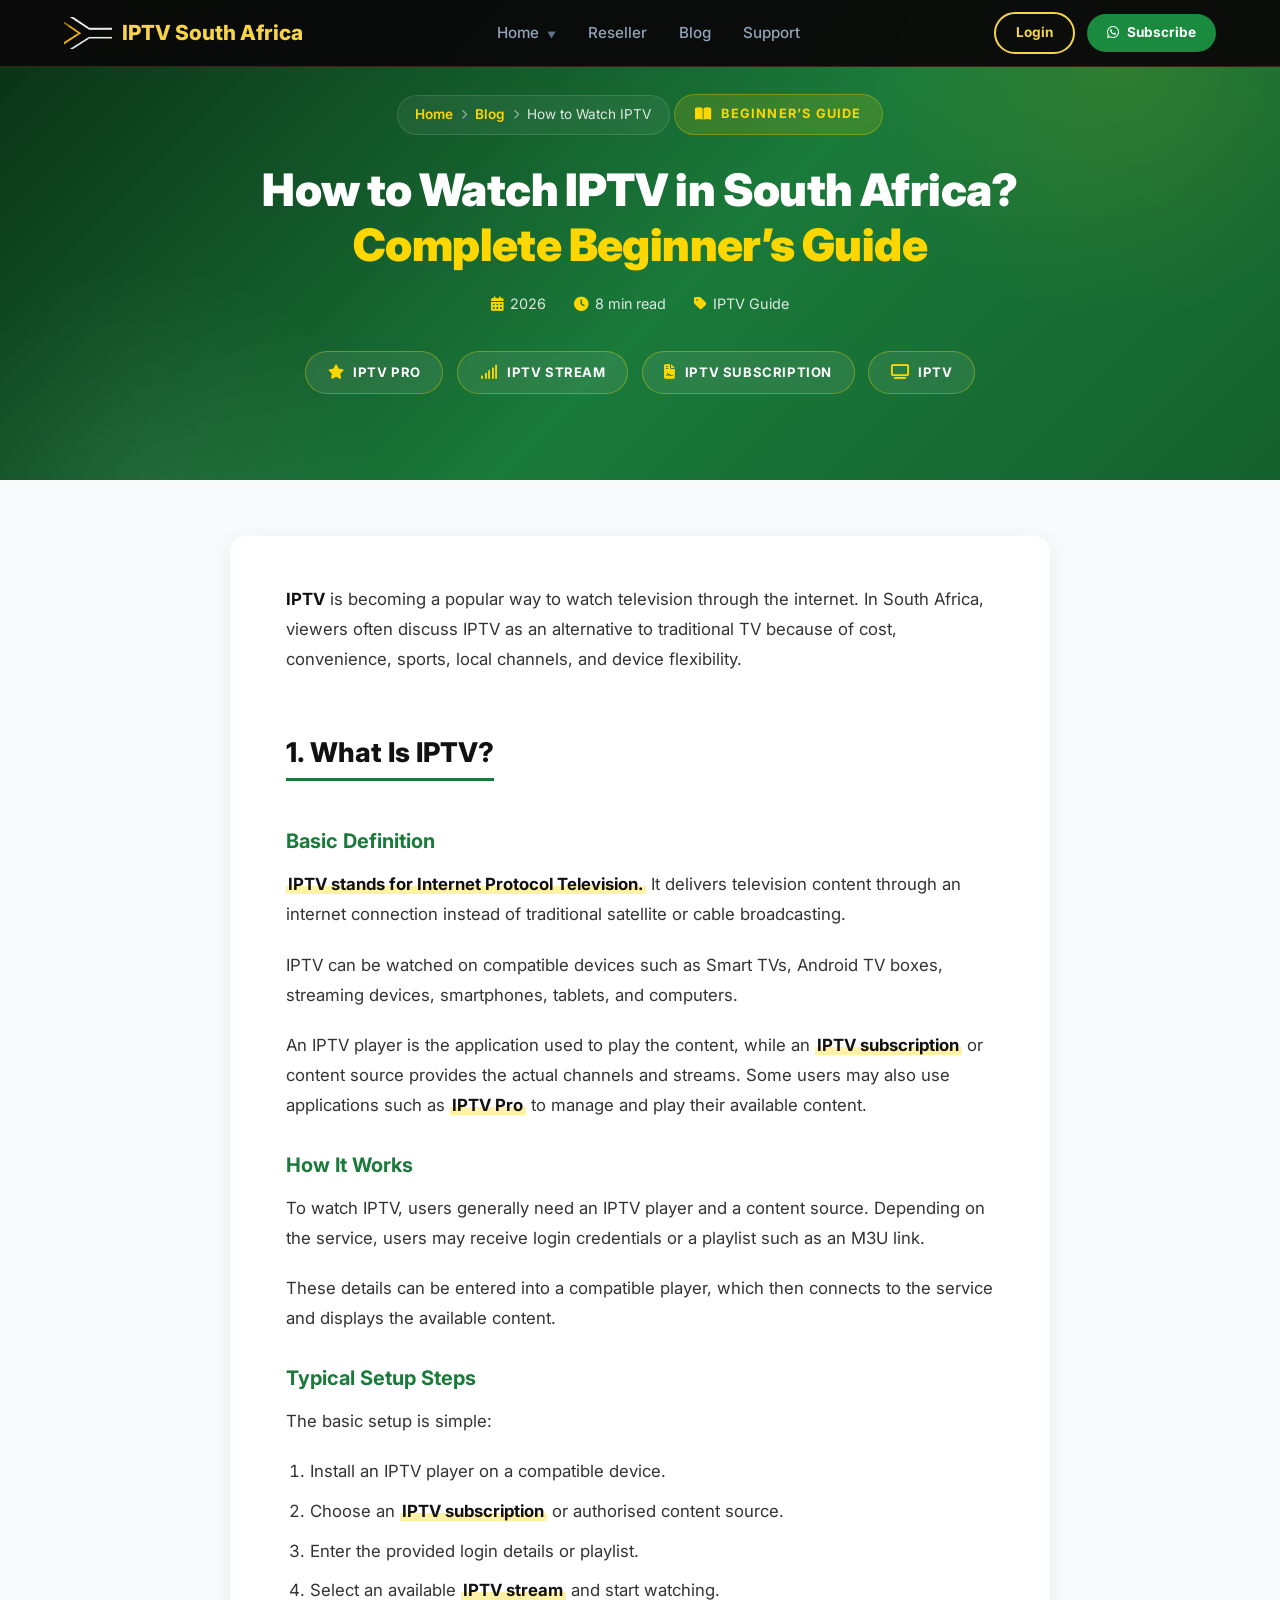
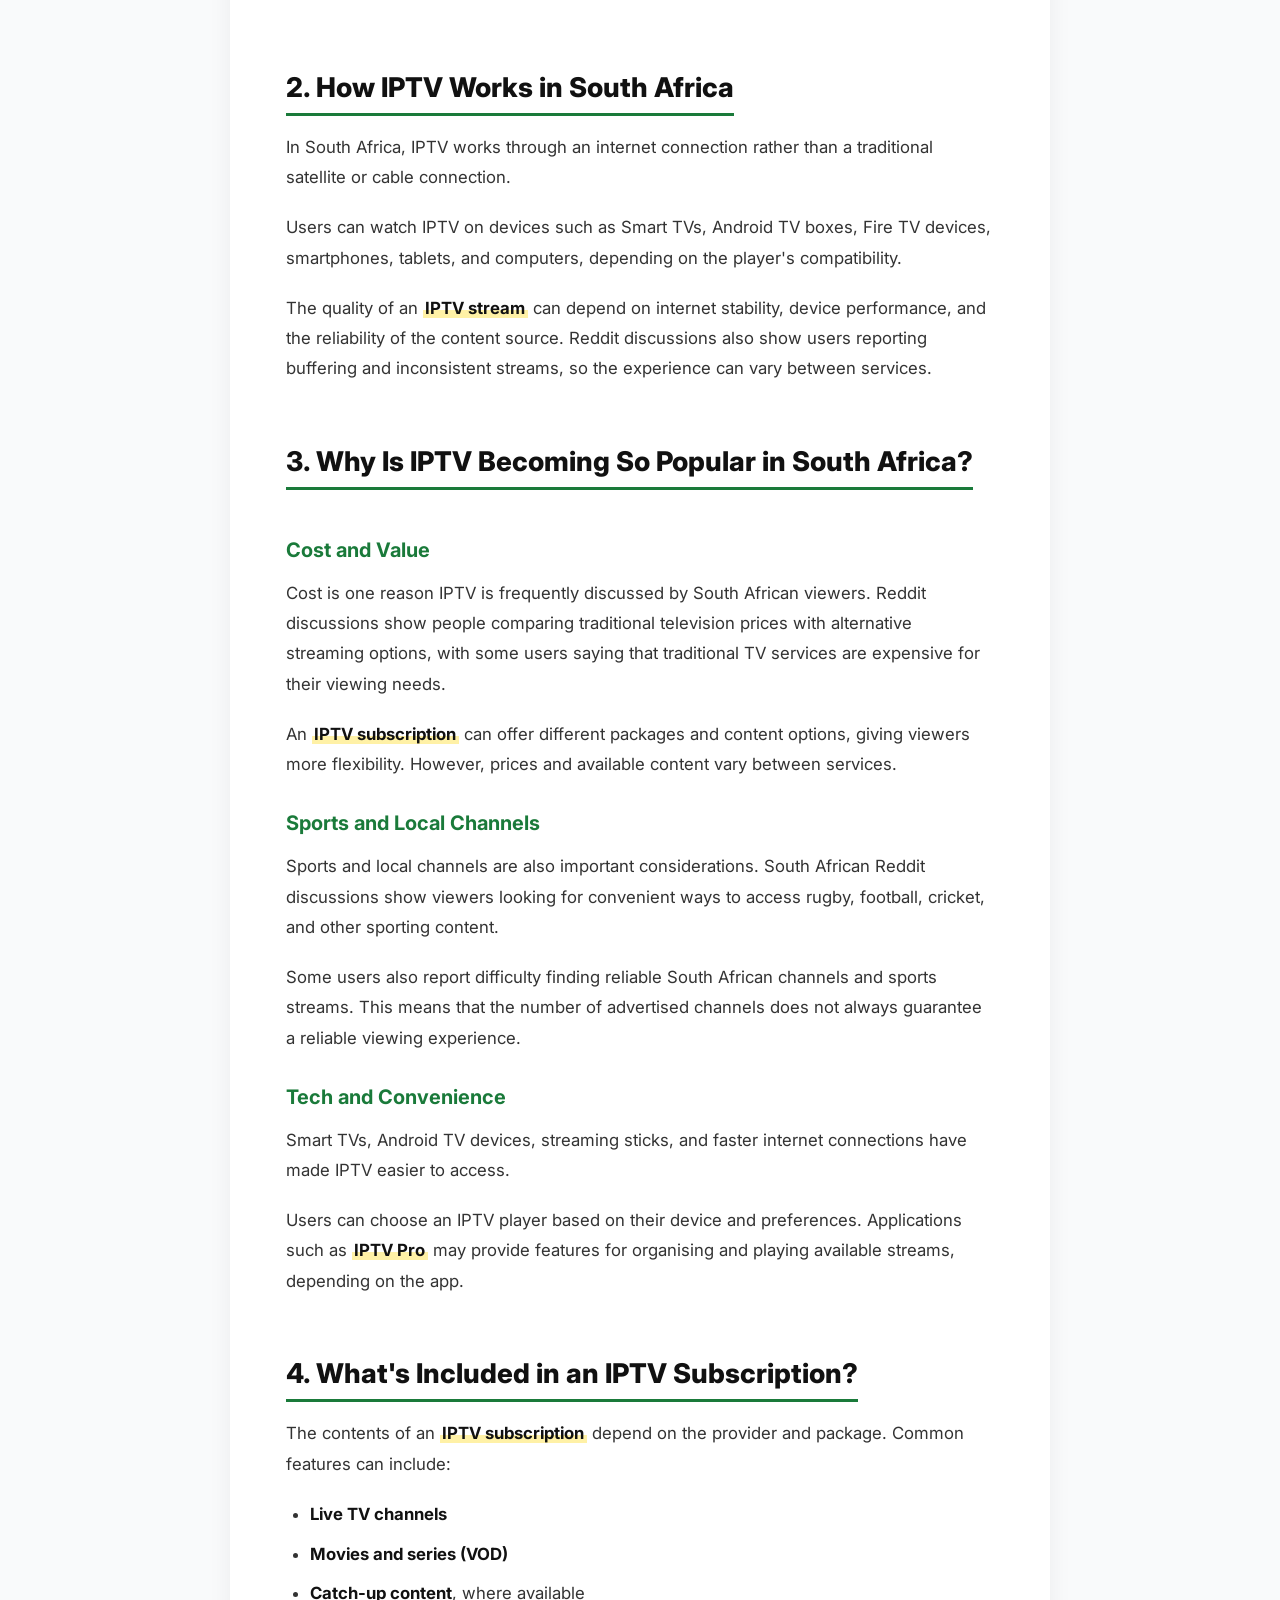
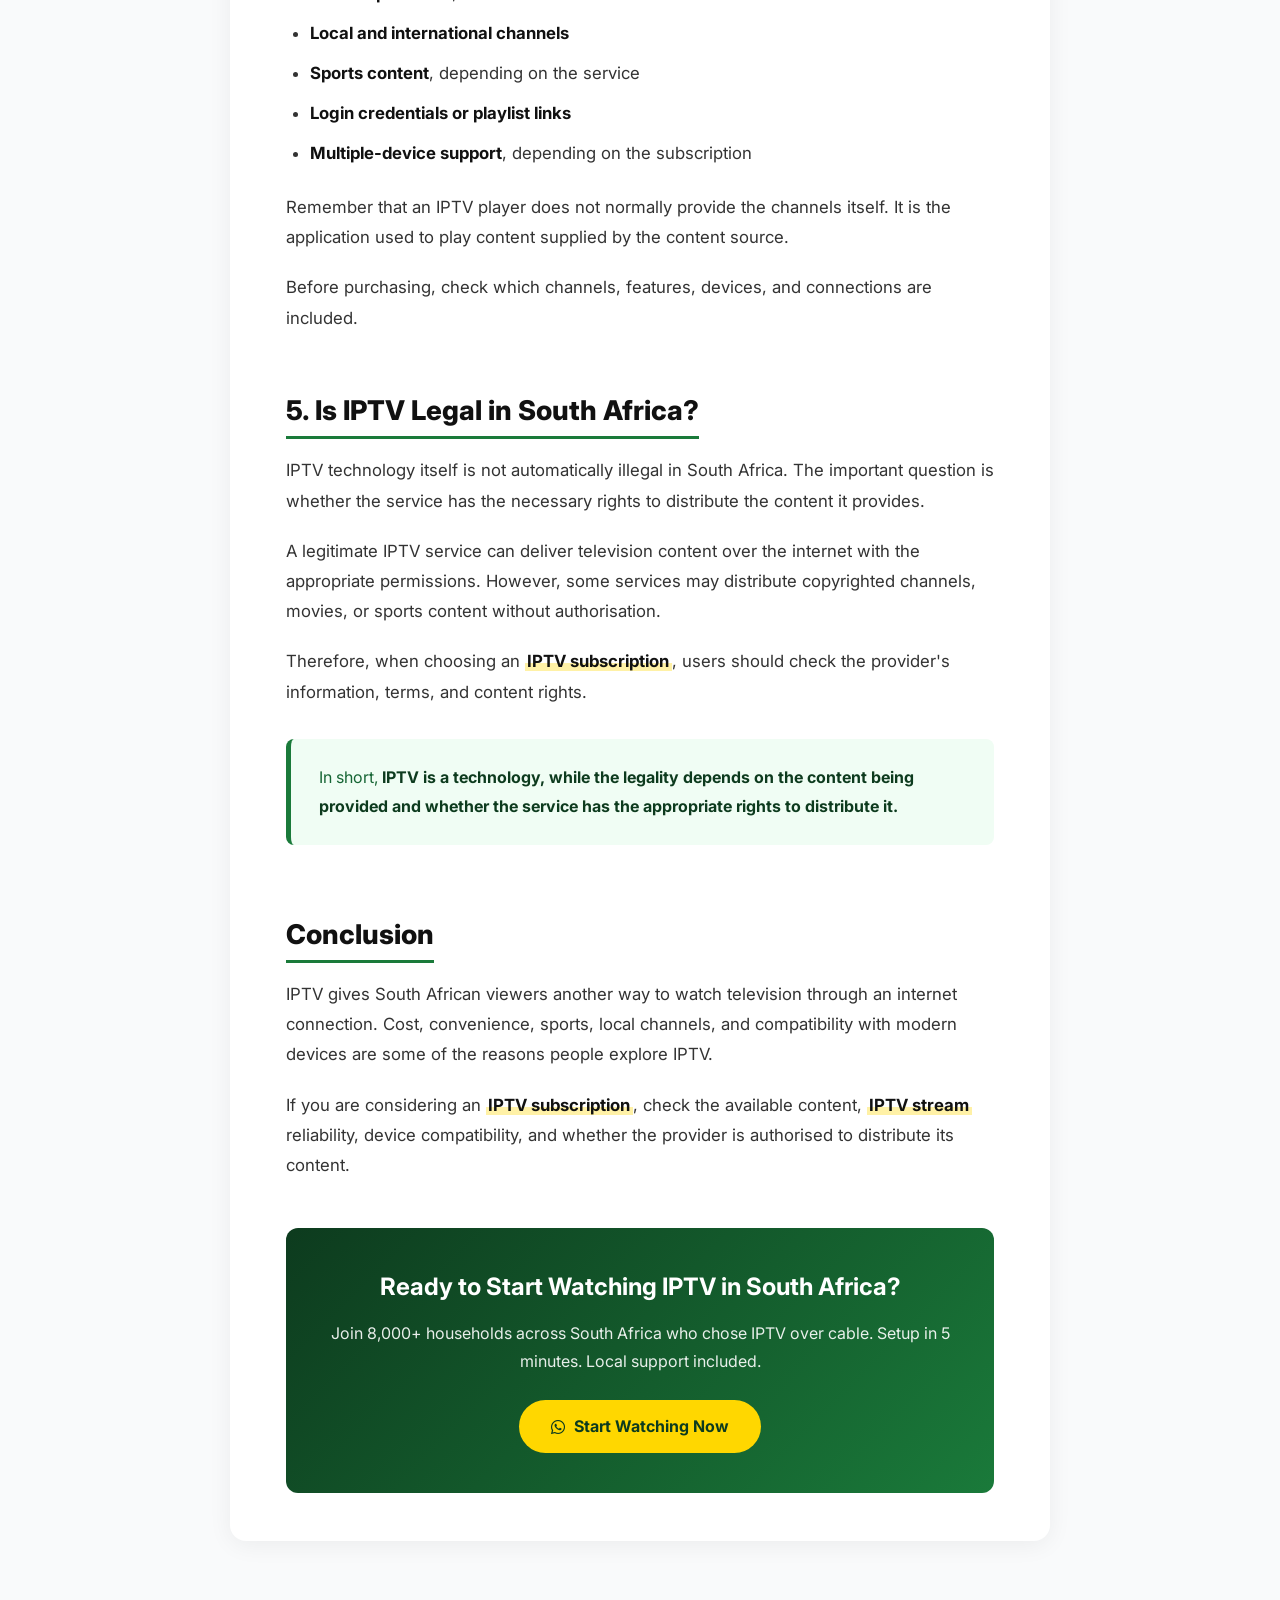
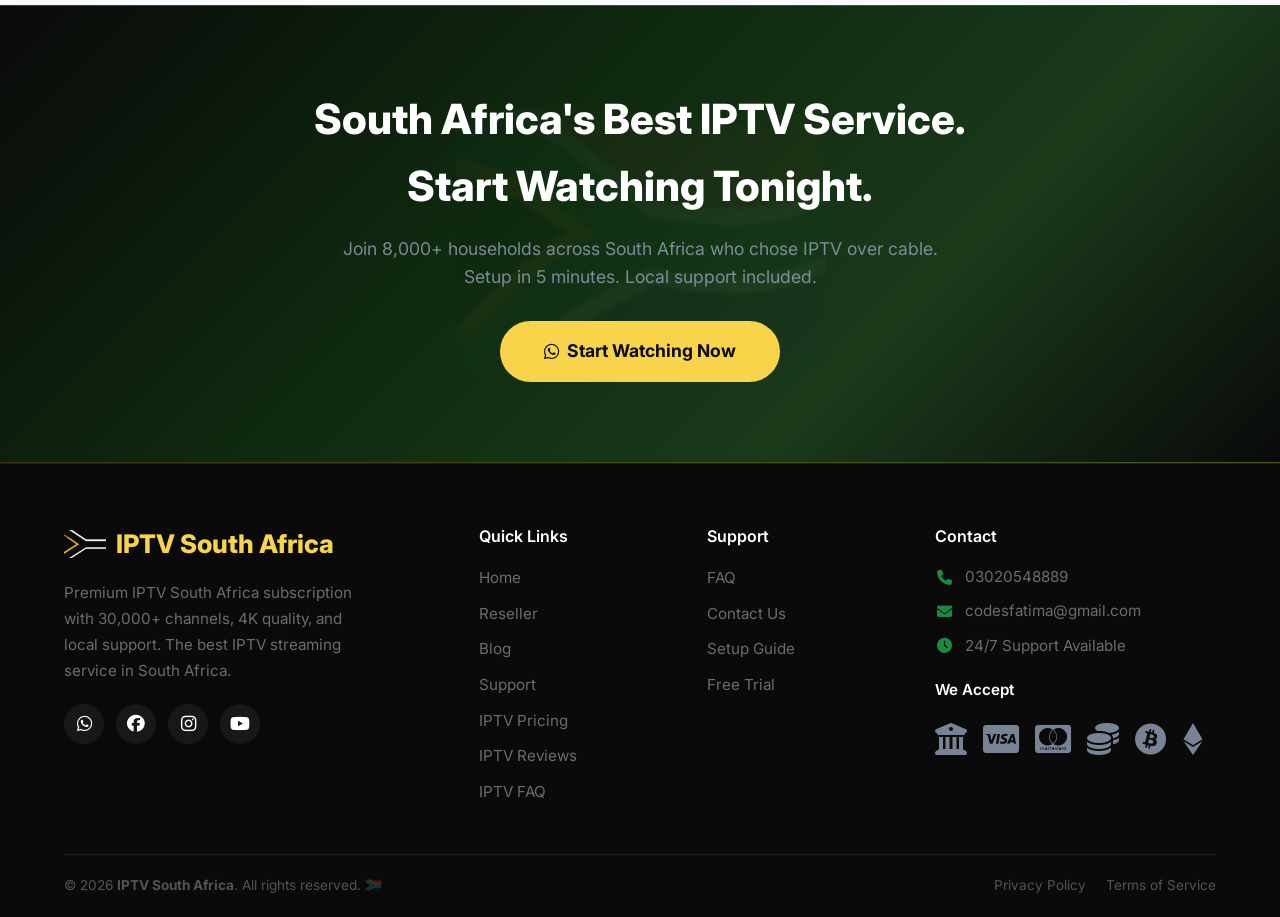
<file: how-to-watch-iptv-south-africa/index.html>
<!DOCTYPE html>
<html lang="en">
<head>
    <meta charset="UTF-8" />
    <meta name="viewport" content="width=device-width, initial-scale=1.0" />
    <title>How to Watch IPTV in South Africa? Complete Beginner’s Guide | IPTV South Africa</title>
    <meta name="description" content="Learn how to watch IPTV in South Africa, how IPTV works, what you need, what an IPTV subscription includes, and the basics of IPTV legality." />
    <meta name="keywords" content="IPTV Pro, IPTV stream, IPTV subscription, IPTV, how to watch IPTV South Africa, IPTV South Africa guide" />
    <link rel="canonical" href="https://iptvsouthafricaofficial.co.za/how-to-watch-iptv-south-africa/" />
    <link rel="icon" type="image/png" href="/Flag-South-Africa.png" />
    <link rel="apple-touch-icon" href="/Flag-South-Africa.png" />
    <meta property="og:image" content="https://i.postimg.cc/tCgZS4nD/watchiptvsouthafrica.png" />
    <meta name="twitter:image" content="https://i.postimg.cc/tCgZS4nD/watchiptvsouthafrica.png" />
    <link rel="stylesheet" href="/style.css" />
    <link rel="stylesheet" href="https://cdnjs.cloudflare.com/ajax/libs/font-awesome/6.5.0/css/all.min.css" />
    <link href="https://fonts.googleapis.com/css2?family=Inter:wght@400;500;600;700;800;900&display=swap" rel="stylesheet" />
    <style>
        /* ============================================================
           ARTICLE HERO SECTION
           ============================================================ */
        .article-hero {
            background: linear-gradient(135deg, #0a2e14 0%, #1a7a3a 55%, #14602e 100%);
            color: #fff;
            padding: 5rem 0 4.5rem;
            text-align: center;
            position: relative;
            overflow: hidden;
            min-height: 480px;
            display: flex;
            align-items: center;
        }

        /* Decorative radial glows */
        .article-hero::before {
            content: '';
            position: absolute;
            top: -40%;
            right: -8%;
            width: 520px;
            height: 520px;
            background: radial-gradient(circle, rgba(255, 215, 0, 0.10) 0%, transparent 70%);
            border-radius: 50%;
            pointer-events: none;
        }
        .article-hero::after {
            content: '';
            position: absolute;
            bottom: -50%;
            left: -6%;
            width: 460px;
            height: 460px;
            background: radial-gradient(circle, rgba(255, 255, 255, 0.06) 0%, transparent 70%);
            border-radius: 50%;
            pointer-events: none;
        }

        .article-hero__inner {
            position: relative;
            z-index: 1;
            max-width: 900px;
            margin: 0 auto;
            padding: 0 1.5rem;
        }

        /* Breadcrumb */
        .article-hero__breadcrumb {
            display: inline-flex;
            align-items: center;
            gap: 0.5rem;
            font-size: 0.85rem;
            color: rgba(255, 255, 255, 0.75);
            background: rgba(255, 255, 255, 0.06);
            border: 1px solid rgba(255, 255, 255, 0.12);
            padding: 0.5rem 1.1rem;
            border-radius: 50px;
            margin-bottom: 1.75rem;
            backdrop-filter: blur(6px);
        }
        .article-hero__breadcrumb a {
            color: #ffd700;
            text-decoration: none;
            font-weight: 600;
            transition: color 0.2s;
        }
        .article-hero__breadcrumb a:hover {
            color: #fff;
            text-decoration: underline;
        }
        .article-hero__breadcrumb i {
            font-size: 0.62rem;
            color: rgba(255, 255, 255, 0.5);
        }
        .article-hero__breadcrumb span {
            color: rgba(255, 255, 255, 0.85);
        }

        /* Tag pill */
        .article-hero__tag {
            display: inline-flex;
            align-items: center;
            gap: 0.55rem;
            background: rgba(255, 215, 0, 0.14);
            color: #ffd700;
            font-size: 0.8rem;
            font-weight: 700;
            text-transform: uppercase;
            letter-spacing: 1.2px;
            padding: 0.55rem 1.3rem;
            border-radius: 50px;
            margin-bottom: 1.5rem;
            border: 1px solid rgba(255, 215, 0, 0.30);
            backdrop-filter: blur(4px);
        }
        .article-hero__tag i {
            font-size: 0.9rem;
        }

        /* Title */
        .article-hero h1 {
            font-size: 2.8rem;
            font-weight: 900;
            line-height: 1.22;
            margin: 0 0 1.25rem 0;
            letter-spacing: -0.6px;
        }
        .article-hero h1 span {
            color: #ffd700;
            display: inline;
        }

        /* Meta row */
        .article-hero__meta {
            display: flex;
            justify-content: center;
            align-items: center;
            gap: 1.75rem;
            font-size: 0.9rem;
            color: rgba(255, 255, 255, 0.85);
            flex-wrap: wrap;
            margin-top: 0.75rem;
        }
        .article-hero__meta span {
            display: inline-flex;
            align-items: center;
            gap: 0.4rem;
        }
        .article-hero__meta i {
            color: #ffd700;
            font-size: 0.9rem;
        }

        /* Trust badges */
        .trust-badges {
            display: flex;
            flex-wrap: wrap;
            justify-content: center;
            gap: 0.85rem;
            margin-top: 2.25rem;
        }
        .trust-badge {
            display: inline-flex;
            align-items: center;
            gap: 0.55rem;
            background: rgba(255, 255, 255, 0.08);
            border: 1.5px solid rgba(255, 215, 0, 0.35);
            color: #fff;
            font-size: 0.82rem;
            font-weight: 700;
            padding: 0.6rem 1.35rem;
            border-radius: 50px;
            text-transform: uppercase;
            letter-spacing: 0.6px;
            transition: all 0.3s ease;
            backdrop-filter: blur(4px);
        }
        .trust-badge i {
            color: #ffd700;
            font-size: 0.9rem;
        }
        .trust-badge:hover {
            background: rgba(255, 215, 0, 0.16);
            border-color: #ffd700;
            transform: translateY(-3px);
            box-shadow: 0 8px 20px rgba(255, 215, 0, 0.18);
        }

        /* ============================================================
           ARTICLE CONTENT
           ============================================================ */
        .article-content {
            padding: 3.5rem 0 4rem;
            background: #f9fafb;
        }
        .article-content__inner {
            max-width: 820px;
            margin: 0 auto;
            background: #fff;
            border-radius: 16px;
            box-shadow: 0 4px 24px rgba(0, 0, 0, 0.06);
            padding: 3rem 3.5rem;
        }
        .article-content__inner h2 {
            font-size: 1.7rem;
            font-weight: 800;
            color: #111;
            margin: 2.5rem 0 1rem 0;
            line-height: 1.3;
            padding-bottom: 0.5rem;
            border-bottom: 3px solid #1a7a3a;
            display: inline-block;
        }
        .article-content__inner h3 {
            font-size: 1.25rem;
            font-weight: 700;
            color: #1a7a3a;
            margin: 1.75rem 0 0.75rem 0;
        }
        .article-content__inner p {
            font-size: 1.05rem;
            line-height: 1.8;
            color: #333;
            margin: 0 0 1.25rem 0;
        }
        .article-content__inner ul,
        .article-content__inner ol {
            margin: 0 0 1.5rem 0;
            padding-left: 1.5rem;
        }
        .article-content__inner li {
            font-size: 1.05rem;
            line-height: 1.8;
            color: #333;
            margin-bottom: 0.6rem;
        }
        .article-content__inner li strong { color: #111; }
        .article-content__inner a {
            color: #1a7a3a;
            font-weight: 600;
            text-decoration: underline;
        }
        .article-content__inner a:hover { color: #0d3b1e; }
        .article-content__inner strong { color: #111; font-weight: 700; }
        .kw {
            background: linear-gradient(180deg, transparent 60%, rgba(255, 215, 0, 0.35) 60%);
            font-weight: 700;
            color: #111;
            padding: 0 0.15rem;
        }
        .callout {
            background: #f0fdf4;
            border-left: 5px solid #1a7a3a;
            border-radius: 8px;
            padding: 1.5rem 1.75rem;
            margin: 2rem 0;
        }
        .callout p {
            margin: 0;
            font-size: 1rem;
            color: #166534;
        }
        .callout strong { color: #0d3b1e; }

        .article-cta {
            background: linear-gradient(135deg, #0d3b1e 0%, #1a7a3a 100%);
            border-radius: 12px;
            padding: 2.5rem 2rem;
            text-align: center;
            color: #fff;
            margin-top: 3rem;
        }
        .article-cta h3 {
            color: #fff;
            font-size: 1.5rem;
            margin: 0 0 0.75rem 0;
        }
        .article-cta p {
            color: rgba(255, 255, 255, 0.9);
            font-size: 1rem;
            margin: 0 0 1.5rem 0;
        }
        .article-cta .btn {
            display: inline-flex;
            align-items: center;
            gap: 0.6rem;
            background: #ffd700;
            color: #0d3b1e;
            font-weight: 700;
            font-size: 1rem;
            padding: 0.85rem 2rem;
            border-radius: 50px;
            text-decoration: none;
            transition: all 0.3s;
        }
        .article-cta .btn:hover {
            background: #ffed4a;
            transform: translateY(-2px);
            box-shadow: 0 8px 20px rgba(255, 215, 0, 0.3);
        }

        /* ============================================================
           RESPONSIVE
           ============================================================ */
        @media (max-width: 900px) {
            .article-hero h1 { font-size: 2.3rem; }
        }
        @media (max-width: 768px) {
            .article-hero {
                padding: 3.5rem 0 3rem;
                min-height: 400px;
            }
            .article-hero h1 { font-size: 1.9rem; }
            .article-hero__meta { font-size: 0.82rem; gap: 1.1rem; }
            .article-hero__breadcrumb {
                font-size: 0.75rem;
                padding: 0.4rem 0.9rem;
            }
            .trust-badges { gap: 0.6rem; margin-top: 1.75rem; }
            .trust-badge {
                font-size: 0.72rem;
                padding: 0.5rem 1rem;
            }
            .article-content { padding: 2rem 0 3rem; }
            .article-content__inner {
                padding: 2rem 1.5rem;
                border-radius: 12px;
            }
            .article-content__inner h2 { font-size: 1.4rem; }
            .article-content__inner h3 { font-size: 1.1rem; }
            .article-content__inner p,
            .article-content__inner li { font-size: 1rem; }
            .article-cta { padding: 2rem 1.5rem; }
            .article-cta h3 { font-size: 1.25rem; }
        }
        @media (max-width: 480px) {
            .article-hero {
                padding: 2.75rem 0 2.5rem;
                min-height: 360px;
            }
            .article-hero h1 { font-size: 1.55rem; }
            .article-hero__tag {
                font-size: 0.7rem;
                padding: 0.4rem 0.9rem;
            }
            .article-hero__breadcrumb {
                font-size: 0.68rem;
                padding: 0.35rem 0.75rem;
                gap: 0.35rem;
            }
            .article-hero__breadcrumb i { font-size: 0.55rem; }
            .trust-badge {
                font-size: 0.65rem;
                padding: 0.45rem 0.85rem;
            }
            .article-content__inner { padding: 1.5rem 1.1rem; }
            .article-content__inner h2 { font-size: 1.25rem; }
            .article-content__inner h3 { font-size: 1rem; }
        }
    </style>
</head>
<body>

    <!-- ================================================================
    HEADER
    ================================================================ -->
    <header class="header" id="header">
        <div class="container header__inner">
            <a href="/" class="logo">
                <img src="/Flag-South-Africa.png" alt="IPTV South Africa Flag" class="logo-img">
                <span>IPTV South Africa</span>
            </a>
            <nav class="nav" id="mainNav">
                <ul class="nav__list">
                    <li class="dropdown">
                        <a href="/" class="nav__link">Home <span class="arrow">▼</span></a>
                        <ul class="dropdown-menu">
                            <li><a href="/#pricing">IPTV Pricing</a></li>
                            <li><a href="/#testimonials">IPTV Reviews</a></li>
                            <li><a href="/#faq">IPTV FAQ</a></li>
                        </ul>
                    </li>
                    <li><a href="/reseller/" class="nav__link">Reseller</a></li>
                    <li><a href="/blog/" class="nav__link">Blog</a></li>
                    <li><a href="/support/" class="nav__link">Support</a></li>
                </ul>
            </nav>
            <div class="header__actions">
                <a href="#" class="btn btn--yellow-outline btn--sm">Login</a>
                <a href="https://wa.me/923020548889" target="_blank" class="btn btn--green btn--sm"><i class="fab fa-whatsapp"></i> Subscribe</a>
            </div>
            <button class="hamburger" id="hamburger" aria-label="Toggle menu">
                <span></span><span></span><span></span>
            </button>
        </div>
    </header>

    <!-- ================================================================
    ARTICLE HERO
    ================================================================ -->
    <section class="article-hero">
        <div class="article-hero__inner">

            <!-- Breadcrumb -->
            <div class="article-hero__breadcrumb">
                <a href="/">Home</a>
                <i class="fas fa-chevron-right"></i>
                <a href="/blog/">Blog</a>
                <i class="fas fa-chevron-right"></i>
                <span>How to Watch IPTV</span>
            </div>

            <!-- Tag -->
            <span class="article-hero__tag">
                <i class="fas fa-book-open"></i> Beginner’s Guide
            </span>

            <!-- Title -->
            <h1>
                How to Watch IPTV in South Africa?
                <span>Complete Beginner’s Guide</span>
            </h1>

            <!-- Meta -->
            <div class="article-hero__meta">
                <span><i class="fas fa-calendar-alt"></i> 2026</span>
                <span><i class="fas fa-clock"></i> 8 min read</span>
                <span><i class="fas fa-tag"></i> IPTV Guide</span>
            </div>

            <!-- Trust Badges (keywords) -->
            <div class="trust-badges">
                <span class="trust-badge"><i class="fas fa-star"></i> IPTV Pro</span>
                <span class="trust-badge"><i class="fas fa-signal"></i> IPTV Stream</span>
                <span class="trust-badge"><i class="fas fa-file-contract"></i> IPTV Subscription</span>
                <span class="trust-badge"><i class="fas fa-tv"></i> IPTV</span>
            </div>

        </div>
    </section>

    <!-- ================================================================
    ARTICLE CONTENT
    ================================================================ -->
    <section class="article-content">
        <div class="container">
            <article class="article-content__inner">

                <p><strong>IPTV</strong> is becoming a popular way to watch television through the internet. In South Africa, viewers often discuss IPTV as an alternative to traditional TV because of cost, convenience, sports, local channels, and device flexibility.</p>

                <h2>1. What Is IPTV?</h2>
                <h3>Basic Definition</h3>
                <p><span class="kw">IPTV stands for Internet Protocol Television.</span> It delivers television content through an internet connection instead of traditional satellite or cable broadcasting.</p>
                <p>IPTV can be watched on compatible devices such as Smart TVs, Android TV boxes, streaming devices, smartphones, tablets, and computers.</p>
                <p>An IPTV player is the application used to play the content, while an <span class="kw">IPTV subscription</span> or content source provides the actual channels and streams. Some users may also use applications such as <span class="kw">IPTV Pro</span> to manage and play their available content.</p>

                <h3>How It Works</h3>
                <p>To watch IPTV, users generally need an IPTV player and a content source. Depending on the service, users may receive login credentials or a playlist such as an M3U link.</p>
                <p>These details can be entered into a compatible player, which then connects to the service and displays the available content.</p>

                <h3>Typical Setup Steps</h3>
                <p>The basic setup is simple:</p>
                <ol>
                    <li>Install an IPTV player on a compatible device.</li>
                    <li>Choose an <span class="kw">IPTV subscription</span> or authorised content source.</li>
                    <li>Enter the provided login details or playlist.</li>
                    <li>Select an available <span class="kw">IPTV stream</span> and start watching.</li>
                </ol>

                <h2>2. How IPTV Works in South Africa</h2>
                <p>In South Africa, IPTV works through an internet connection rather than a traditional satellite or cable connection.</p>
                <p>Users can watch IPTV on devices such as Smart TVs, Android TV boxes, Fire TV devices, smartphones, tablets, and computers, depending on the player's compatibility.</p>
                <p>The quality of an <span class="kw">IPTV stream</span> can depend on internet stability, device performance, and the reliability of the content source. Reddit discussions also show users reporting buffering and inconsistent streams, so the experience can vary between services.</p>

                <h2>3. Why Is IPTV Becoming So Popular in South Africa?</h2>
                <h3>Cost and Value</h3>
                <p>Cost is one reason IPTV is frequently discussed by South African viewers. Reddit discussions show people comparing traditional television prices with alternative streaming options, with some users saying that traditional TV services are expensive for their viewing needs.</p>
                <p>An <span class="kw">IPTV subscription</span> can offer different packages and content options, giving viewers more flexibility. However, prices and available content vary between services.</p>

                <h3>Sports and Local Channels</h3>
                <p>Sports and local channels are also important considerations. South African Reddit discussions show viewers looking for convenient ways to access rugby, football, cricket, and other sporting content.</p>
                <p>Some users also report difficulty finding reliable South African channels and sports streams. This means that the number of advertised channels does not always guarantee a reliable viewing experience.</p>

                <h3>Tech and Convenience</h3>
                <p>Smart TVs, Android TV devices, streaming sticks, and faster internet connections have made IPTV easier to access.</p>
                <p>Users can choose an IPTV player based on their device and preferences. Applications such as <span class="kw">IPTV Pro</span> may provide features for organising and playing available streams, depending on the app.</p>

                <h2>4. What's Included in an IPTV Subscription?</h2>
                <p>The contents of an <span class="kw">IPTV subscription</span> depend on the provider and package. Common features can include:</p>
                <ul>
                    <li><strong>Live TV channels</strong></li>
                    <li><strong>Movies and series (VOD)</strong></li>
                    <li><strong>Catch-up content</strong>, where available</li>
                    <li><strong>Local and international channels</strong></li>
                    <li><strong>Sports content</strong>, depending on the service</li>
                    <li><strong>Login credentials or playlist links</strong></li>
                    <li><strong>Multiple-device support</strong>, depending on the subscription</li>
                </ul>
                <p>Remember that an IPTV player does not normally provide the channels itself. It is the application used to play content supplied by the content source.</p>
                <p>Before purchasing, check which channels, features, devices, and connections are included.</p>

                <h2>5. Is IPTV Legal in South Africa?</h2>
                <p>IPTV technology itself is not automatically illegal in South Africa. The important question is whether the service has the necessary rights to distribute the content it provides.</p>
                <p>A legitimate IPTV service can deliver television content over the internet with the appropriate permissions. However, some services may distribute copyrighted channels, movies, or sports content without authorisation.</p>
                <p>Therefore, when choosing an <span class="kw">IPTV subscription</span>, users should check the provider's information, terms, and content rights.</p>

                <div class="callout">
                    <p>In short, <strong>IPTV is a technology, while the legality depends on the content being provided and whether the service has the appropriate rights to distribute it.</strong></p>
                </div>

                <h2>Conclusion</h2>
                <p>IPTV gives South African viewers another way to watch television through an internet connection. Cost, convenience, sports, local channels, and compatibility with modern devices are some of the reasons people explore IPTV.</p>
                <p>If you are considering an <span class="kw">IPTV subscription</span>, check the available content, <span class="kw">IPTV stream</span> reliability, device compatibility, and whether the provider is authorised to distribute its content.</p>

                <div class="article-cta">
                    <h3>Ready to Start Watching IPTV in South Africa?</h3>
                    <p>Join 8,000+ households across South Africa who chose IPTV over cable. Setup in 5 minutes. Local support included.</p>
                    <a href="https://wa.me/923020548889" target="_blank" class="btn">
                        <i class="fab fa-whatsapp"></i> Start Watching Now
                    </a>
                </div>

            </article>
        </div>
    </section>

    <!-- ================================================================
    CTA BANNER
    ================================================================ -->
    <section class="cta">
        <div class="container">
            <h2>South Africa's Best IPTV Service.<br />Start Watching Tonight.</h2>
            <p>Join 8,000+ households across South Africa who chose IPTV over cable. Setup in 5 minutes. Local support included.</p>
            <a href="https://wa.me/923020548889" target="_blank" class="btn btn--yellow btn--large"><i class="fab fa-whatsapp"></i> Start Watching Now</a>
        </div>
    </section>

    <!-- ================================================================
    FOOTER
    ================================================================ -->
    <footer class="footer">
        <div class="container">
            <div class="footer__inner">
                <div class="footer__brand">
                    <a href="/" class="logo"><img src="/Flag-South-Africa.png" alt="IPTV South Africa Flag" class="logo-img"><span>IPTV South Africa</span></a>
                    <p>Premium IPTV South Africa subscription with 30,000+ channels, 4K quality, and local support. The best IPTV streaming service in South Africa.</p>
                    <div class="footer__social">
                        <a href="https://wa.me/923020548889" target="_blank" aria-label="WhatsApp"><i class="fab fa-whatsapp"></i></a>
                        <a href="#" aria-label="Facebook"><i class="fab fa-facebook"></i></a>
                        <a href="#" aria-label="Instagram"><i class="fab fa-instagram"></i></a>
                        <a href="#" aria-label="YouTube"><i class="fab fa-youtube"></i></a>
                    </div>
                </div>
                <div class="footer__links"><h4>Quick Links</h4><ul><li><a href="/">Home</a></li><li><a href="/reseller/">Reseller</a></li><li><a href="/blog/">Blog</a></li><li><a href="/support/">Support</a></li><li><a href="/#pricing">IPTV Pricing</a></li><li><a href="/#testimonials">IPTV Reviews</a></li><li><a href="/#faq">IPTV FAQ</a></li></ul></div>
                <div class="footer__links"><h4>Support</h4><ul><li><a href="/support/#support-faq">FAQ</a></li><li><a href="/support/#quick-contact">Contact Us</a></li><li><a href="/support/#support-grid">Setup Guide</a></li><li><a href="/support/#trial">Free Trial</a></li></ul></div>
                <div class="footer__contact">
                    <h4>Contact</h4>
                    <ul>
                        <li><i class="fas fa-phone"></i> 03020548889</li>
                        <li><i class="fas fa-envelope"></i> codesfatima@gmail.com</li>
                        <li><i class="fas fa-clock"></i> 24/7 Support Available</li>
                    </ul>
                    <div class="footer__payment">
                        <h4>We Accept</h4>
                        <div class="payment-icons">
                            <span><i class="fas fa-university" title="EFT"></i></span>
                            <span><i class="fab fa-cc-visa" title="Visa"></i></span>
                            <span><i class="fab fa-cc-mastercard" title="Mastercard"></i></span>
                            <span><i class="fas fa-coins" title="Revolut"></i></span>
                            <span><i class="fab fa-bitcoin" title="Bitcoin"></i></span>
                            <span><i class="fab fa-ethereum" title="Ethereum"></i></span>
                        </div>
                    </div>
                </div>
            </div>
            <div class="footer__bottom">
                <p>&copy; 2026 <strong>IPTV South Africa</strong>. All rights reserved. 🇿🇦</p>
                <div class="footer__bottom-links"><a href="#">Privacy Policy</a><a href="#">Terms of Service</a></div>
            </div>
        </div>
    </footer>

    <script src="/script.js"></script>
</body>
</html>
</file>
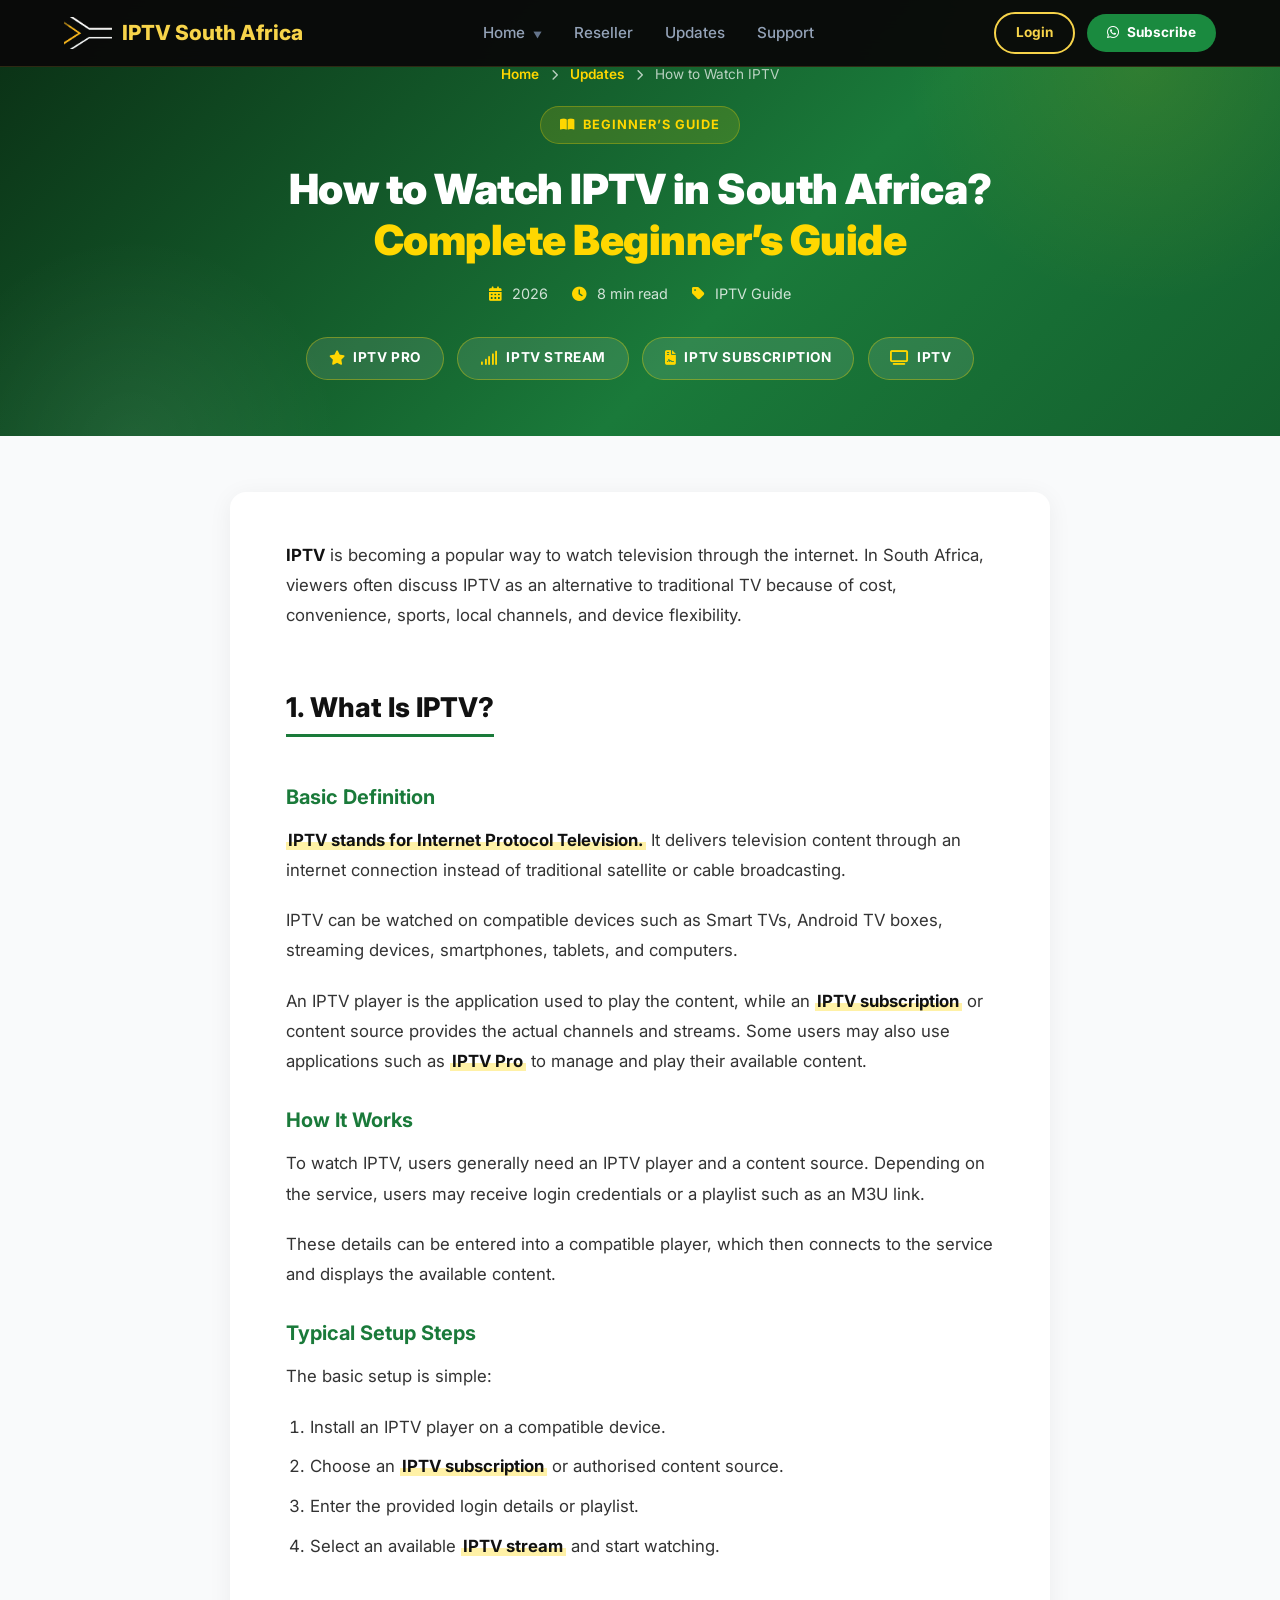
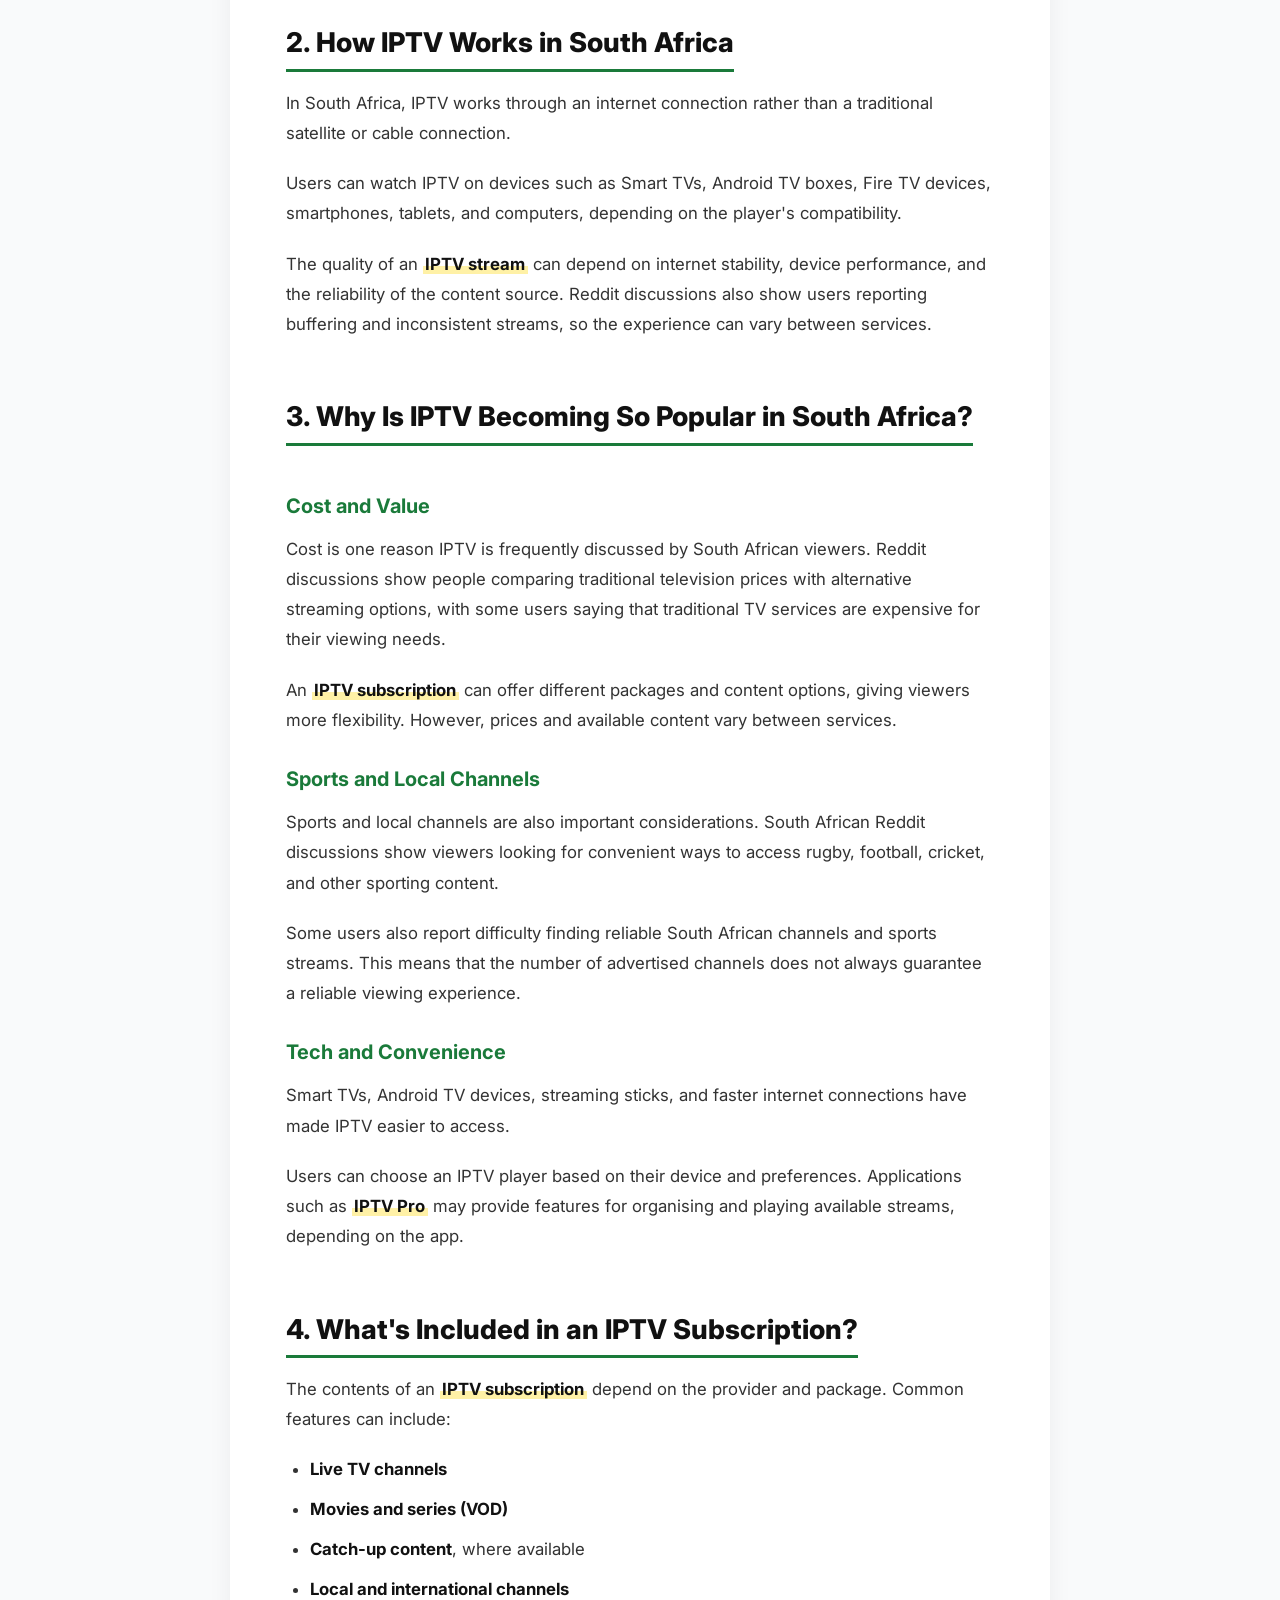
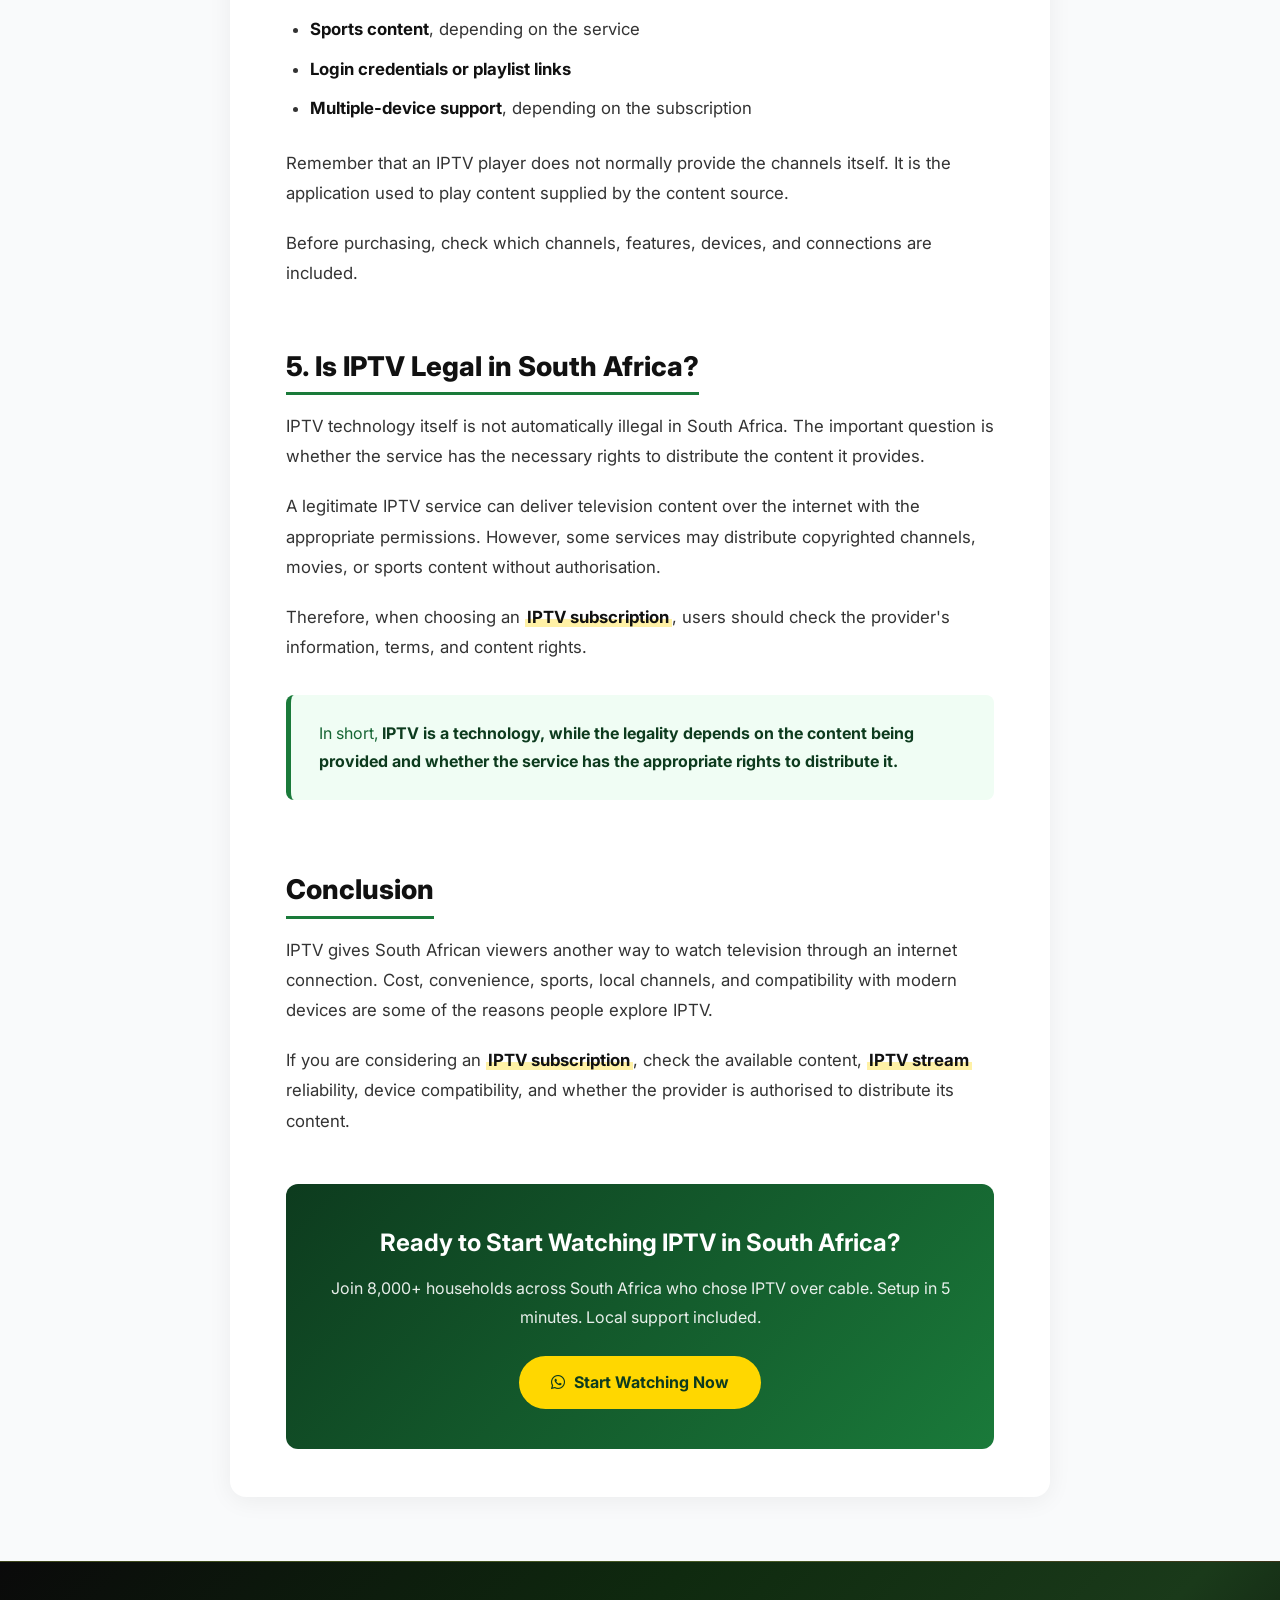
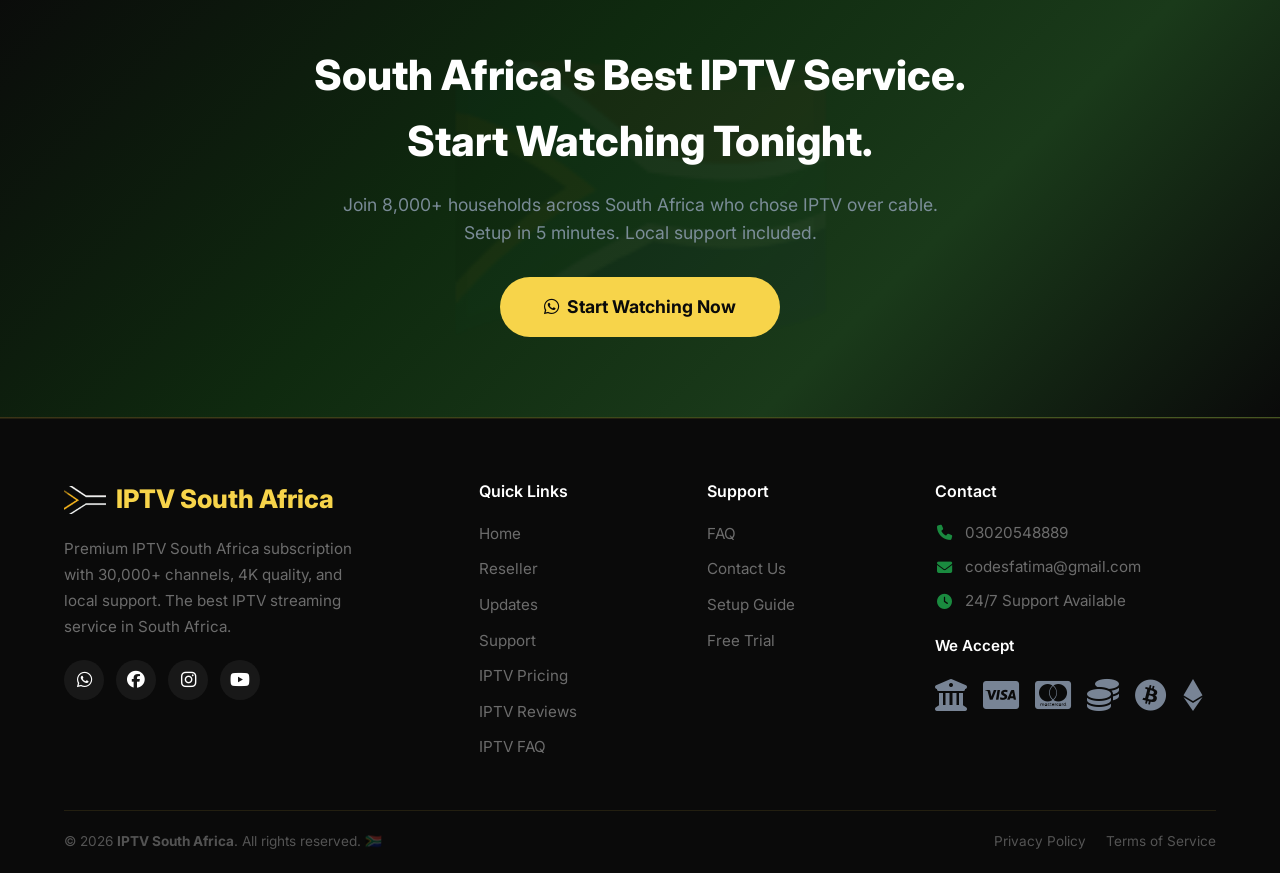
<file: how-to-watch-iptv-south-africa.html>
<!DOCTYPE html>
<html lang="en">
<head>
    <meta charset="UTF-8" />
    <meta name="viewport" content="width=device-width, initial-scale=1.0" />
    <title>How to Watch IPTV in South Africa? Complete Beginner’s Guide | IPTV South Africa</title>
    <meta name="description" content="Learn how to watch IPTV in South Africa, how IPTV works, what you need, what an IPTV subscription includes, and the basics of IPTV legality." />
    <meta name="keywords" content="IPTV Pro, IPTV stream, IPTV subscription, IPTV, how to watch IPTV South Africa, IPTV South Africa guide" />
    <link rel="canonical" href="https://iptvsouthafricaofficial.co.za/how-to-watch-iptv-south-africa.html" />
    <link rel="icon" type="image/png" href="Flag-South-Africa.png" />
    <link rel="apple-touch-icon" href="Flag-South-Africa.png" />
    <meta property="og:image" content="https://i.postimg.cc/tCgZS4nD/watchiptvsouthafrica.png" />
    <meta name="twitter:image" content="https://i.postimg.cc/tCgZS4nD/watchiptvsouthafrica.png" />
    <link rel="stylesheet" href="style.css" />
    <link rel="stylesheet" href="https://cdnjs.cloudflare.com/ajax/libs/font-awesome/6.5.0/css/all.min.css" />
    <link href="https://fonts.googleapis.com/css2?family=Inter:wght@400;500;600;700;800;900&display=swap" rel="stylesheet" />
    <style>
        /* ============================================================
           BLOG ARTICLE PAGE
           ============================================================ */
        .article-hero {
            background: linear-gradient(135deg, #0a2e14 0%, #1a7a3a 60%, #14602e 100%);
            color: #fff;
            padding: 4rem 0 3.5rem;
            text-align: center;
            position: relative;
            overflow: hidden;
        }
        .article-hero::before {
            content: '';
            position: absolute;
            top: -40%; right: -8%;
            width: 480px; height: 480px;
            background: radial-gradient(circle, rgba(255,215,0,0.10) 0%, transparent 70%);
            border-radius: 50%;
            pointer-events: none;
        }
        .article-hero::after {
            content: '';
            position: absolute;
            bottom: -50%; left: -6%;
            width: 420px; height: 420px;
            background: radial-gradient(circle, rgba(255,255,255,0.06) 0%, transparent 70%);
            border-radius: 50%;
            pointer-events: none;
        }
        .article-hero__inner {
            position: relative; z-index: 1;
            max-width: 860px; margin: 0 auto; padding: 0 1.5rem;
        }
        .article-hero__breadcrumb {
            font-size: 0.85rem;
            color: rgba(255,255,255,0.7);
            margin-bottom: 1.25rem;
        }
        .article-hero__breadcrumb a {
            color: #ffd700; text-decoration: none; font-weight: 600;
        }
        .article-hero__breadcrumb a:hover { text-decoration: underline; }
        .article-hero__breadcrumb i { margin: 0 0.5rem; font-size: 0.7rem; }
        .article-hero__tag {
            display: inline-flex; align-items: center; gap: 0.5rem;
            background: rgba(255,215,0,0.14); color: #ffd700;
            font-size: 0.8rem; font-weight: 700; text-transform: uppercase;
            letter-spacing: 1px; padding: 0.5rem 1.2rem; border-radius: 50px;
            margin-bottom: 1.25rem; border: 1px solid rgba(255,215,0,0.28);
        }
        .article-hero h1 {
            font-size: 2.6rem; font-weight: 900; line-height: 1.22;
            margin: 0 0 1rem 0; letter-spacing: -0.5px;
        }
        .article-hero h1 span { color: #ffd700; }
        .article-hero__meta {
            display: flex; justify-content: center; gap: 1.5rem;
            font-size: 0.9rem; color: rgba(255,255,255,0.8);
            flex-wrap: wrap; margin-top: 0.5rem;
        }
        .article-hero__meta i { color: #ffd700; margin-right: 0.4rem; }

        /* TRUST BADGES (keywords as badges) */
        .trust-badges {
            display: flex; flex-wrap: wrap; justify-content: center;
            gap: 0.85rem; margin-top: 2rem;
        }
        .trust-badge {
            display: inline-flex; align-items: center; gap: 0.5rem;
            background: rgba(255,255,255,0.10);
            border: 1.5px solid rgba(255,215,0,0.35);
            color: #fff; font-size: 0.85rem; font-weight: 700;
            padding: 0.6rem 1.35rem; border-radius: 50px;
            text-transform: uppercase; letter-spacing: 0.6px;
            transition: all 0.3s ease;
        }
        .trust-badge i { color: #ffd700; font-size: 0.9rem; }
        .trust-badge:hover {
            background: rgba(255,215,0,0.15);
            border-color: #ffd700;
            transform: translateY(-2px);
        }

        /* ARTICLE CONTENT */
        .article-content {
            padding: 3.5rem 0 4rem;
            background: #f9fafb;
        }
        .article-content__inner {
            max-width: 820px; margin: 0 auto; padding: 0 1.5rem;
            background: #fff; border-radius: 16px;
            box-shadow: 0 4px 24px rgba(0,0,0,0.06);
            padding: 3rem 3.5rem;
        }
        .article-content__inner h2 {
            font-size: 1.7rem; font-weight: 800; color: #111;
            margin: 2.5rem 0 1rem 0; line-height: 1.3;
            padding-bottom: 0.5rem;
            border-bottom: 3px solid #1a7a3a;
            display: inline-block;
        }
        .article-content__inner h3 {
            font-size: 1.25rem; font-weight: 700; color: #1a7a3a;
            margin: 1.75rem 0 0.75rem 0;
        }
        .article-content__inner p {
            font-size: 1.05rem; line-height: 1.8; color: #333;
            margin: 0 0 1.25rem 0;
        }
        .article-content__inner ul, 
        .article-content__inner ol {
            margin: 0 0 1.5rem 0; padding-left: 1.5rem;
        }
        .article-content__inner li {
            font-size: 1.05rem; line-height: 1.8; color: #333;
            margin-bottom: 0.6rem;
        }
        .article-content__inner li strong { color: #111; }
        .article-content__inner a {
            color: #1a7a3a; font-weight: 600;
            text-decoration: underline;
        }
        .article-content__inner a:hover { color: #0d3b1e; }
        .article-content__inner strong { color: #111; font-weight: 700; }

        /* Keyword highlight */
        .kw {
            background: linear-gradient(180deg, transparent 60%, rgba(255,215,0,0.35) 60%);
            font-weight: 700; color: #111;
            padding: 0 0.15rem;
        }

        /* Callout box */
        .callout {
            background: #f0fdf4; border-left: 5px solid #1a7a3a;
            border-radius: 8px; padding: 1.5rem 1.75rem;
            margin: 2rem 0;
        }
        .callout p { margin: 0; font-size: 1rem; color: #166534; }
        .callout strong { color: #0d3b1e; }

        /* Conclusion / CTA in article */
        .article-cta {
            background: linear-gradient(135deg, #0d3b1e 0%, #1a7a3a 100%);
            border-radius: 12px; padding: 2.5rem 2rem;
            text-align: center; color: #fff; margin-top: 3rem;
        }
        .article-cta h3 {
            color: #fff; font-size: 1.5rem; margin: 0 0 0.75rem 0;
        }
        .article-cta p {
            color: rgba(255,255,255,0.9); font-size: 1rem;
            margin: 0 0 1.5rem 0;
        }
        .article-cta .btn {
            display: inline-flex; align-items: center; gap: 0.6rem;
            background: #ffd700; color: #0d3b1e;
            font-weight: 700; font-size: 1rem;
            padding: 0.85rem 2rem; border-radius: 50px;
            text-decoration: none; transition: all 0.3s;
        }
        .article-cta .btn:hover {
            background: #ffed4a; transform: translateY(-2px);
            box-shadow: 0 8px 20px rgba(255,215,0,0.3);
        }

        /* RESPONSIVE */
        @media (max-width: 768px) {
            .article-hero { padding: 3rem 0 2.5rem; }
            .article-hero h1 { font-size: 1.9rem; }
            .article-hero__meta { font-size: 0.82rem; gap: 1rem; }
            .trust-badges { gap: 0.6rem; }
            .trust-badge { font-size: 0.75rem; padding: 0.5rem 1rem; }
            .article-content { padding: 2rem 0 3rem; }
            .article-content__inner {
                padding: 2rem 1.5rem; border-radius: 12px;
            }
            .article-content__inner h2 { font-size: 1.4rem; }
            .article-content__inner h3 { font-size: 1.1rem; }
            .article-content__inner p,
            .article-content__inner li { font-size: 1rem; }
            .article-cta { padding: 2rem 1.5rem; }
            .article-cta h3 { font-size: 1.25rem; }
        }
        @media (max-width: 480px) {
            .article-hero h1 { font-size: 1.55rem; }
            .article-hero__tag { font-size: 0.7rem; padding: 0.4rem 0.9rem; }
            .trust-badge { font-size: 0.68rem; padding: 0.45rem 0.85rem; }
            .article-content__inner { padding: 1.5rem 1.1rem; }
            .article-content__inner h2 { font-size: 1.25rem; }
            .article-content__inner h3 { font-size: 1rem; }
        }
    </style>
</head>
<body>

    <!-- HEADER -->
    <header class="header" id="header">
        <div class="container header__inner">
            <a href="https://iptvsouthafricaofficial.co.za/" class="logo">
                <img src="Flag-South-Africa.png" alt="IPTV South Africa Flag" class="logo-img">
                <span>IPTV South Africa</span>
            </a>
            <nav class="nav" id="mainNav">
                <ul class="nav__list">
                    <li class="dropdown">
                        <a href="https://iptvsouthafricaofficial.co.za/" class="nav__link">Home <span class="arrow">▼</span></a>
                        <ul class="dropdown-menu">
                            <li><a href="https://iptvsouthafricaofficial.co.za/#pricing">IPTV Pricing</a></li>
                            <li><a href="https://iptvsouthafricaofficial.co.za/#testimonials">IPTV Reviews</a></li>
                            <li><a href="https://iptvsouthafricaofficial.co.za/#faq">IPTV FAQ</a></li>
                        </ul>
                    </li>
                    <li><a href="https://iptvsouthafricaofficial.co.za/reseller" class="nav__link">Reseller</a></li>
                    <li><a href="https://iptvsouthafricaofficial.co.za/updates" class="nav__link">Updates</a></li>
                    <li><a href="https://iptvsouthafricaofficial.co.za/support" class="nav__link">Support</a></li>
                </ul>
            </nav>
            <div class="header__actions">
                <a href="#" class="btn btn--yellow-outline btn--sm">Login</a>
                <a href="https://wa.me/923020548889" target="_blank" class="btn btn--green btn--sm"><i class="fab fa-whatsapp"></i> Subscribe</a>
            </div>
            <button class="hamburger" id="hamburger" aria-label="Toggle menu">
                <span></span><span></span><span></span>
            </button>
        </div>
    </header>

    <!-- ARTICLE HERO -->
    <section class="article-hero">
        <div class="article-hero__inner">
            <div class="article-hero__breadcrumb">
                <a href="https://iptvsouthafricaofficial.co.za/">Home</a>
                <i class="fas fa-chevron-right"></i>
                <a href="https://iptvsouthafricaofficial.co.za/updates">Updates</a>
                <i class="fas fa-chevron-right"></i>
                <span>How to Watch IPTV</span>
            </div>
            <span class="article-hero__tag"><i class="fas fa-book-open"></i> Beginner’s Guide</span>
            <h1>How to Watch IPTV in South Africa? <span>Complete Beginner’s Guide</span></h1>
            <div class="article-hero__meta">
                <span><i class="fas fa-calendar-alt"></i> 2026</span>
                <span><i class="fas fa-clock"></i> 8 min read</span>
                <span><i class="fas fa-tag"></i> IPTV Guide</span>
            </div>

            <!-- TRUST BADGES (keywords) -->
            <div class="trust-badges">
                <span class="trust-badge"><i class="fas fa-star"></i> IPTV Pro</span>
                <span class="trust-badge"><i class="fas fa-signal"></i> IPTV Stream</span>
                <span class="trust-badge"><i class="fas fa-file-contract"></i> IPTV Subscription</span>
                <span class="trust-badge"><i class="fas fa-tv"></i> IPTV</span>
            </div>
        </div>
    </section>

    <!-- ARTICLE CONTENT -->
    <section class="article-content">
        <div class="container">
            <article class="article-content__inner">

                <p><strong>IPTV</strong> is becoming a popular way to watch television through the internet. In South Africa, viewers often discuss IPTV as an alternative to traditional TV because of cost, convenience, sports, local channels, and device flexibility.</p>

                <!-- 1 -->
                <h2>1. What Is IPTV?</h2>

                <h3>Basic Definition</h3>
                <p><span class="kw">IPTV stands for Internet Protocol Television.</span> It delivers television content through an internet connection instead of traditional satellite or cable broadcasting.</p>
                <p>IPTV can be watched on compatible devices such as Smart TVs, Android TV boxes, streaming devices, smartphones, tablets, and computers.</p>
                <p>An IPTV player is the application used to play the content, while an <span class="kw">IPTV subscription</span> or content source provides the actual channels and streams. Some users may also use applications such as <span class="kw">IPTV Pro</span> to manage and play their available content.</p>

                <h3>How It Works</h3>
                <p>To watch IPTV, users generally need an IPTV player and a content source. Depending on the service, users may receive login credentials or a playlist such as an M3U link.</p>
                <p>These details can be entered into a compatible player, which then connects to the service and displays the available content.</p>

                <h3>Typical Setup Steps</h3>
                <p>The basic setup is simple:</p>
                <ol>
                    <li>Install an IPTV player on a compatible device.</li>
                    <li>Choose an <span class="kw">IPTV subscription</span> or authorised content source.</li>
                    <li>Enter the provided login details or playlist.</li>
                    <li>Select an available <span class="kw">IPTV stream</span> and start watching.</li>
                </ol>

                <!-- 2 -->
                <h2>2. How IPTV Works in South Africa</h2>
                <p>In South Africa, IPTV works through an internet connection rather than a traditional satellite or cable connection.</p>
                <p>Users can watch IPTV on devices such as Smart TVs, Android TV boxes, Fire TV devices, smartphones, tablets, and computers, depending on the player's compatibility.</p>
                <p>The quality of an <span class="kw">IPTV stream</span> can depend on internet stability, device performance, and the reliability of the content source. Reddit discussions also show users reporting buffering and inconsistent streams, so the experience can vary between services.</p>

                <!-- 3 -->
                <h2>3. Why Is IPTV Becoming So Popular in South Africa?</h2>

                <h3>Cost and Value</h3>
                <p>Cost is one reason IPTV is frequently discussed by South African viewers. Reddit discussions show people comparing traditional television prices with alternative streaming options, with some users saying that traditional TV services are expensive for their viewing needs.</p>
                <p>An <span class="kw">IPTV subscription</span> can offer different packages and content options, giving viewers more flexibility. However, prices and available content vary between services.</p>

                <h3>Sports and Local Channels</h3>
                <p>Sports and local channels are also important considerations. South African Reddit discussions show viewers looking for convenient ways to access rugby, football, cricket, and other sporting content.</p>
                <p>Some users also report difficulty finding reliable South African channels and sports streams. This means that the number of advertised channels does not always guarantee a reliable viewing experience.</p>

                <h3>Tech and Convenience</h3>
                <p>Smart TVs, Android TV devices, streaming sticks, and faster internet connections have made IPTV easier to access.</p>
                <p>Users can choose an IPTV player based on their device and preferences. Applications such as <span class="kw">IPTV Pro</span> may provide features for organising and playing available streams, depending on the app.</p>

                <!-- 4 -->
                <h2>4. What's Included in an IPTV Subscription?</h2>
                <p>The contents of an <span class="kw">IPTV subscription</span> depend on the provider and package. Common features can include:</p>
                <ul>
                    <li><strong>Live TV channels</strong></li>
                    <li><strong>Movies and series (VOD)</strong></li>
                    <li><strong>Catch-up content</strong>, where available</li>
                    <li><strong>Local and international channels</strong></li>
                    <li><strong>Sports content</strong>, depending on the service</li>
                    <li><strong>Login credentials or playlist links</strong></li>
                    <li><strong>Multiple-device support</strong>, depending on the subscription</li>
                </ul>
                <p>Remember that an IPTV player does not normally provide the channels itself. It is the application used to play content supplied by the content source.</p>
                <p>Before purchasing, check which channels, features, devices, and connections are included.</p>

                <!-- 5 -->
                <h2>5. Is IPTV Legal in South Africa?</h2>
                <p>IPTV technology itself is not automatically illegal in South Africa. The important question is whether the service has the necessary rights to distribute the content it provides.</p>
                <p>A legitimate IPTV service can deliver television content over the internet with the appropriate permissions. However, some services may distribute copyrighted channels, movies, or sports content without authorisation.</p>
                <p>Therefore, when choosing an <span class="kw">IPTV subscription</span>, users should check the provider's information, terms, and content rights.</p>

                <div class="callout">
                    <p>In short, <strong>IPTV is a technology, while the legality depends on the content being provided and whether the service has the appropriate rights to distribute it.</strong></p>
                </div>

                <!-- CONCLUSION -->
                <h2>Conclusion</h2>
                <p>IPTV gives South African viewers another way to watch television through an internet connection. Cost, convenience, sports, local channels, and compatibility with modern devices are some of the reasons people explore IPTV.</p>
                <p>If you are considering an <span class="kw">IPTV subscription</span>, check the available content, <span class="kw">IPTV stream</span> reliability, device compatibility, and whether the provider is authorised to distribute its content.</p>

                <!-- CTA -->
                <div class="article-cta">
                    <h3>Ready to Start Watching IPTV in South Africa?</h3>
                    <p>Join 8,000+ households across South Africa who chose IPTV over cable. Setup in 5 minutes. Local support included.</p>
                    <a href="https://wa.me/923020548889" target="_blank" class="btn">
                        <i class="fab fa-whatsapp"></i> Start Watching Now
                    </a>
                </div>

            </article>
        </div>
    </section>

    <!-- CTA BANNER -->
    <section class="cta">
        <div class="container">
            <h2>South Africa's Best IPTV Service.<br />Start Watching Tonight.</h2>
            <p>Join 8,000+ households across South Africa who chose IPTV over cable. Setup in 5 minutes. Local support included.</p>
            <a href="https://wa.me/923020548889" target="_blank" class="btn btn--yellow btn--large"><i class="fab fa-whatsapp"></i> Start Watching Now</a>
        </div>
    </section>

    <!-- FOOTER -->
    <footer class="footer">
        <div class="container">
            <div class="footer__inner">
                <div class="footer__brand">
                    <a href="https://iptvsouthafricaofficial.co.za/" class="logo"><img src="Flag-South-Africa.png" alt="IPTV South Africa Flag" class="logo-img"><span>IPTV South Africa</span></a>
                    <p>Premium IPTV South Africa subscription with 30,000+ channels, 4K quality, and local support. The best IPTV streaming service in South Africa.</p>
                    <div class="footer__social">
                        <a href="https://wa.me/923020548889" target="_blank" aria-label="WhatsApp"><i class="fab fa-whatsapp"></i></a>
                        <a href="#" aria-label="Facebook"><i class="fab fa-facebook"></i></a>
                        <a href="#" aria-label="Instagram"><i class="fab fa-instagram"></i></a>
                        <a href="#" aria-label="YouTube"><i class="fab fa-youtube"></i></a>
                    </div>
                </div>
                <div class="footer__links"><h4>Quick Links</h4><ul><li><a href="https://iptvsouthafricaofficial.co.za/">Home</a></li><li><a href="https://iptvsouthafricaofficial.co.za/reseller">Reseller</a></li><li><a href="https://iptvsouthafricaofficial.co.za/updates">Updates</a></li><li><a href="https://iptvsouthafricaofficial.co.za/support">Support</a></li><li><a href="https://iptvsouthafricaofficial.co.za/#pricing">IPTV Pricing</a></li><li><a href="https://iptvsouthafricaofficial.co.za/#testimonials">IPTV Reviews</a></li><li><a href="https://iptvsouthafricaofficial.co.za/#faq">IPTV FAQ</a></li></ul></div>
                <div class="footer__links"><h4>Support</h4><ul><li><a href="https://iptvsouthafricaofficial.co.za/support#support-faq">FAQ</a></li><li><a href="https://iptvsouthafricaofficial.co.za/support#quick-contact">Contact Us</a></li><li><a href="https://iptvsouthafricaofficial.co.za/support#support-grid">Setup Guide</a></li><li><a href="https://iptvsouthafricaofficial.co.za/support#trial">Free Trial</a></li></ul></div>
                <div class="footer__contact">
                    <h4>Contact</h4>
                    <ul>
                        <li><i class="fas fa-phone"></i> 03020548889</li>
                        <li><i class="fas fa-envelope"></i> codesfatima@gmail.com</li>
                        <li><i class="fas fa-clock"></i> 24/7 Support Available</li>
                    </ul>
                    <div class="footer__payment">
                        <h4>We Accept</h4>
                        <div class="payment-icons">
                            <span><i class="fas fa-university" title="EFT"></i></span>
                            <span><i class="fab fa-cc-visa" title="Visa"></i></span>
                            <span><i class="fab fa-cc-mastercard" title="Mastercard"></i></span>
                            <span><i class="fas fa-coins" title="Revolut"></i></span>
                            <span><i class="fab fa-bitcoin" title="Bitcoin"></i></span>
                            <span><i class="fab fa-ethereum" title="Ethereum"></i></span>
                        </div>
                    </div>
                </div>
            </div>
            <div class="footer__bottom">
                <p>&copy; 2026 <strong>IPTV South Africa</strong>. All rights reserved. 🇿🇦</p>
                <div class="footer__bottom-links"><a href="#">Privacy Policy</a><a href="#">Terms of Service</a></div>
            </div>
        </div>
    </footer>

    <script src="script.js"></script>
</body>
</html>
</file>
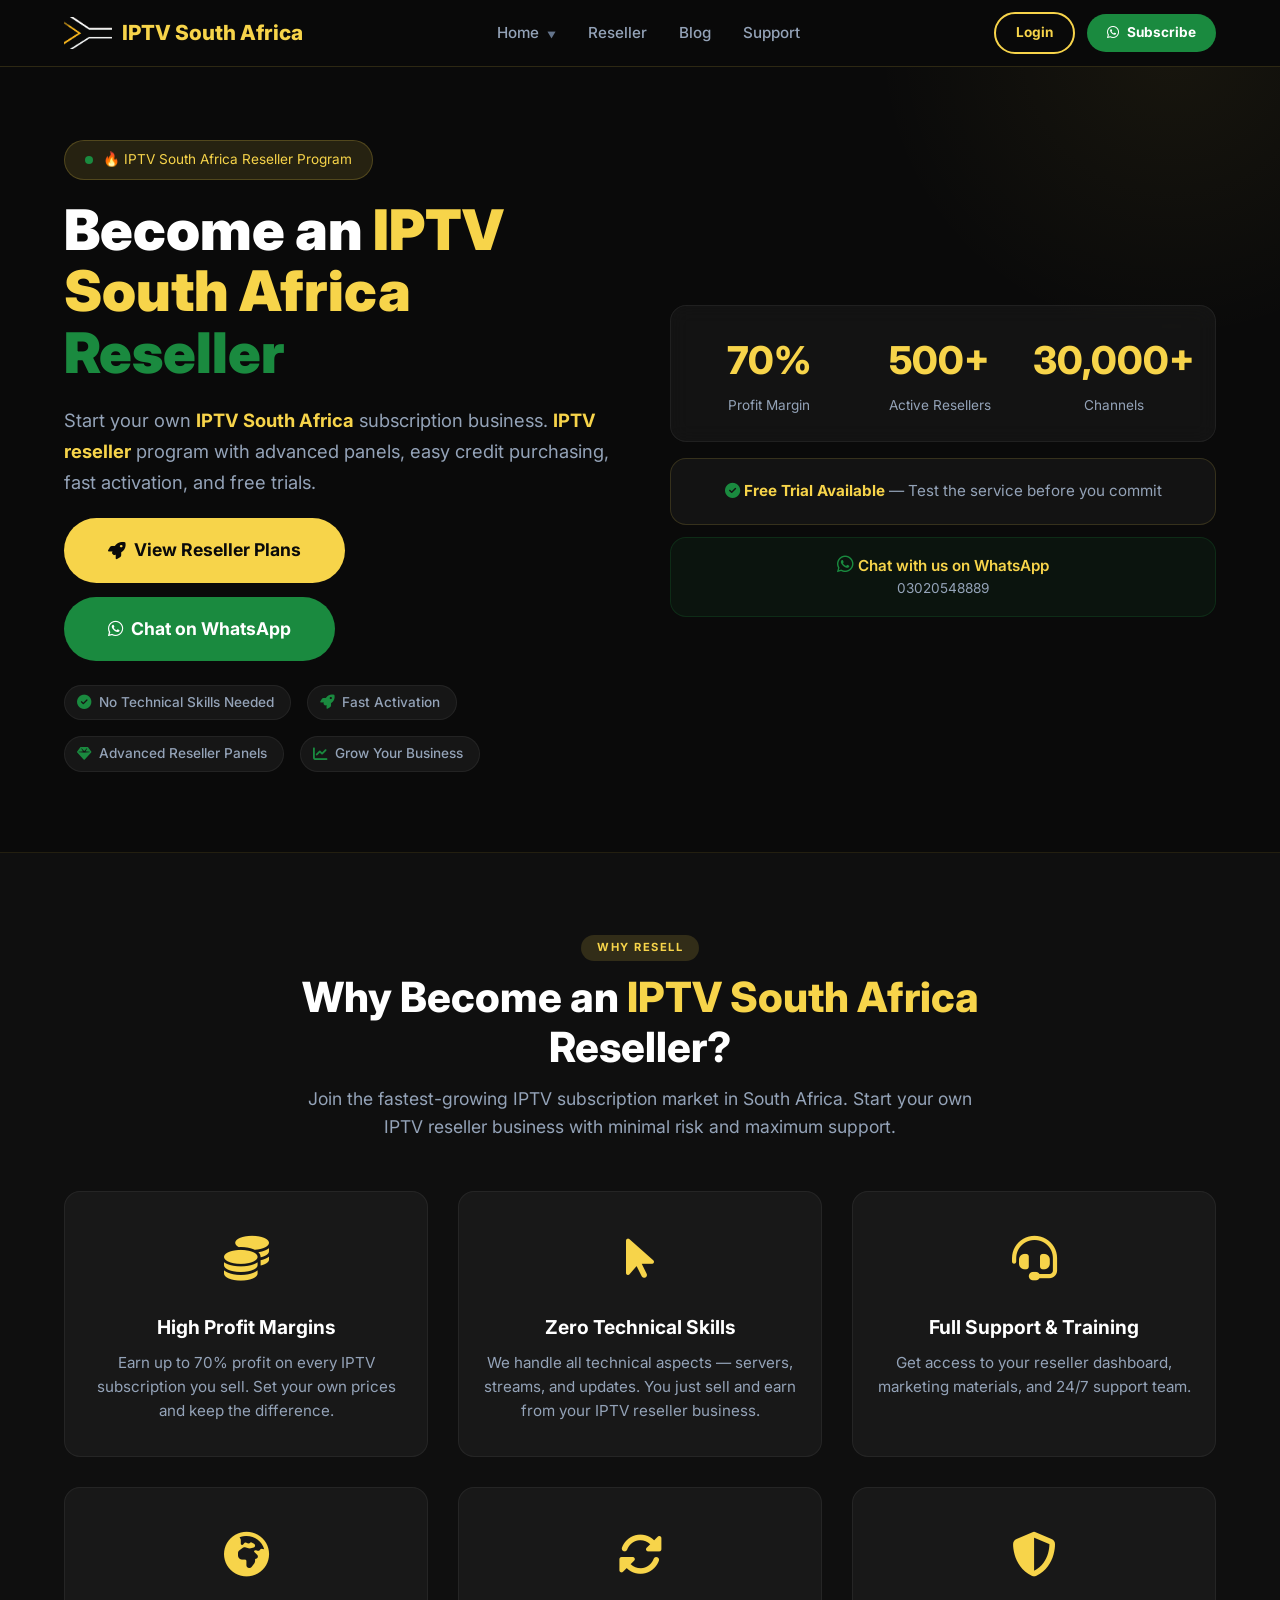
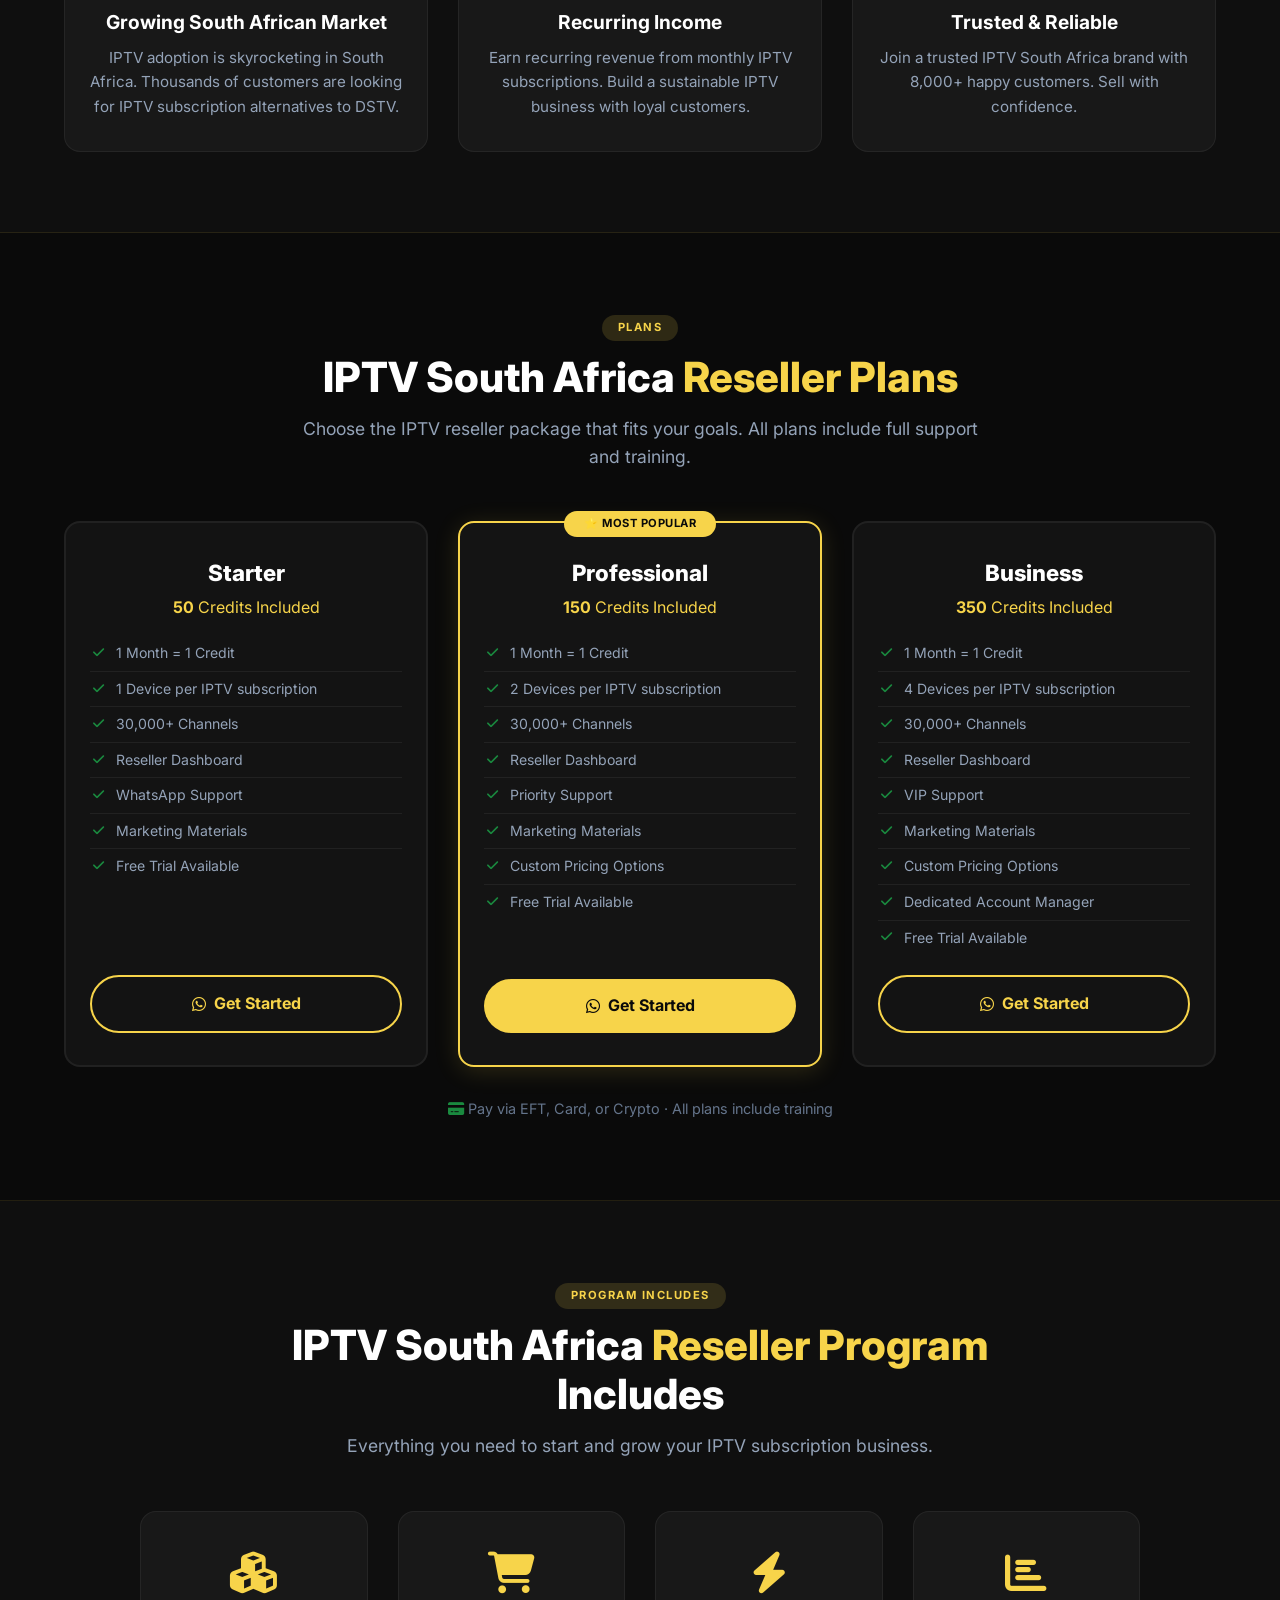
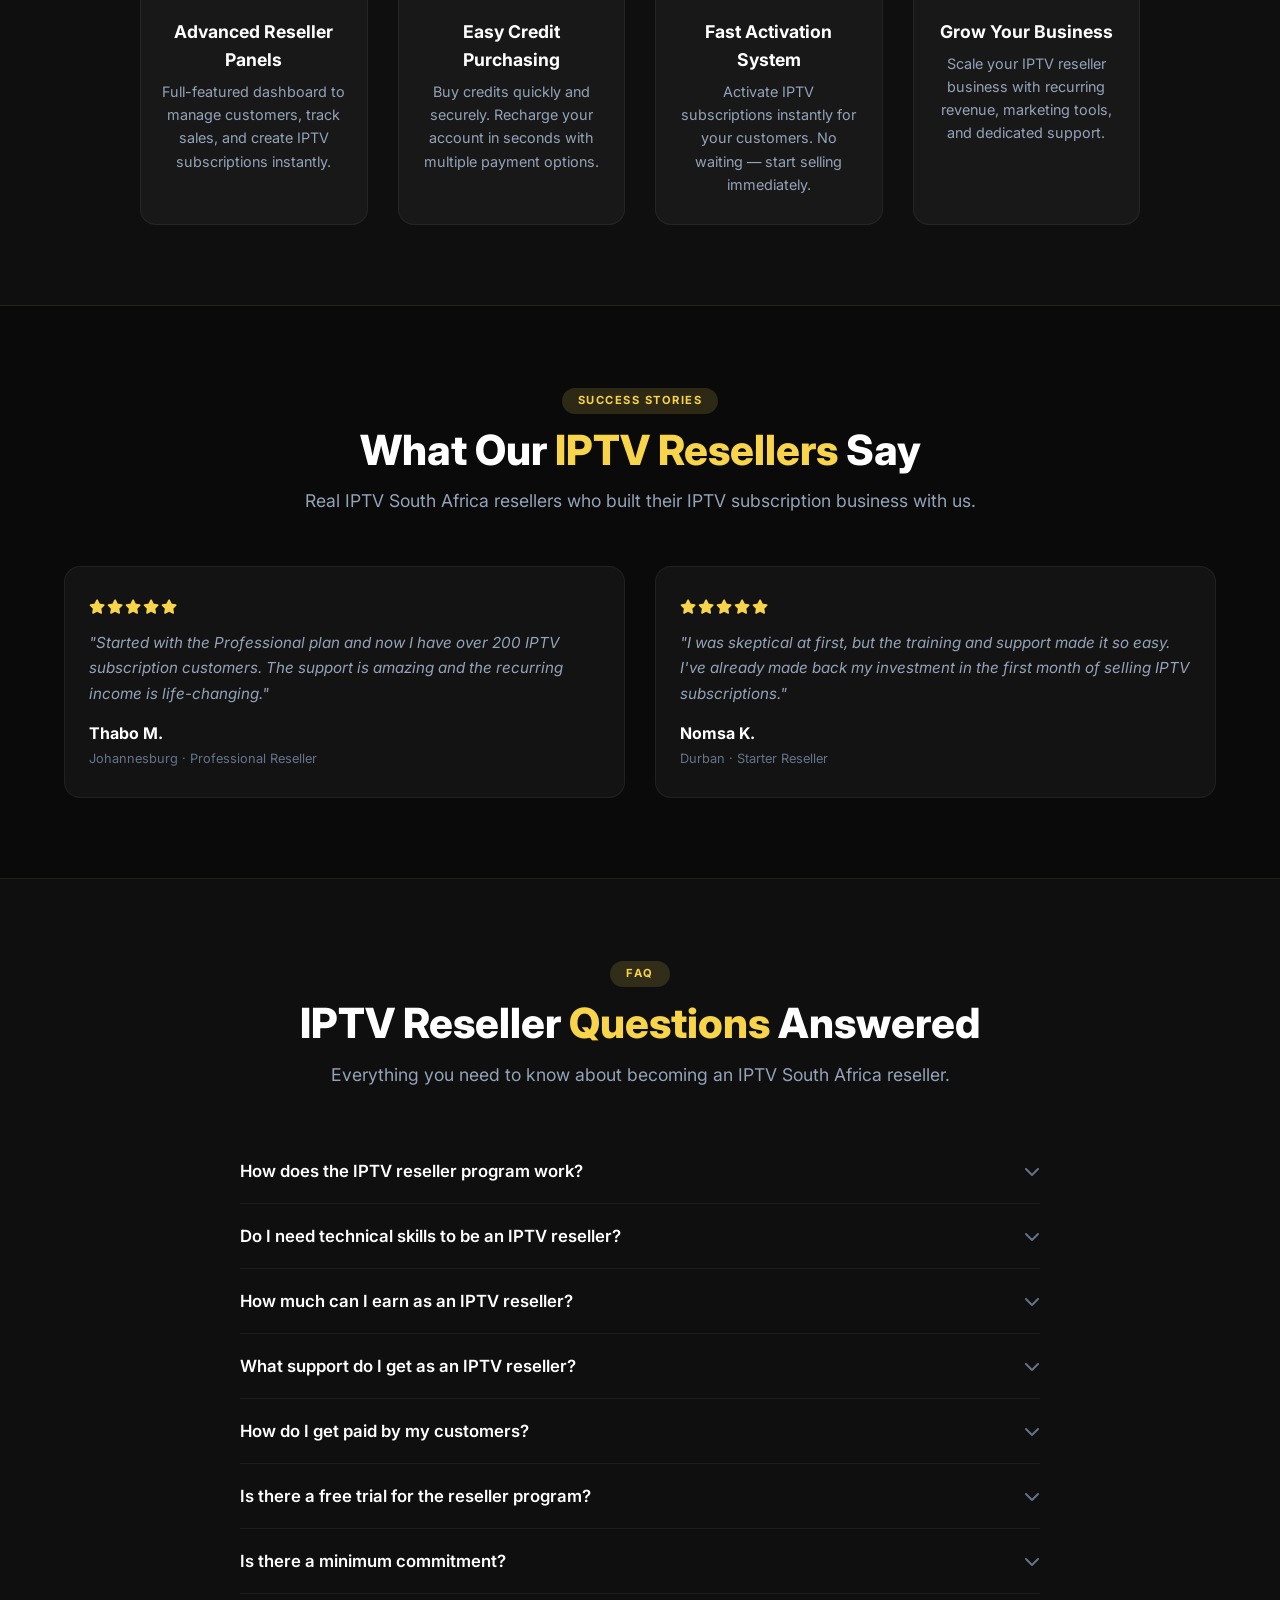
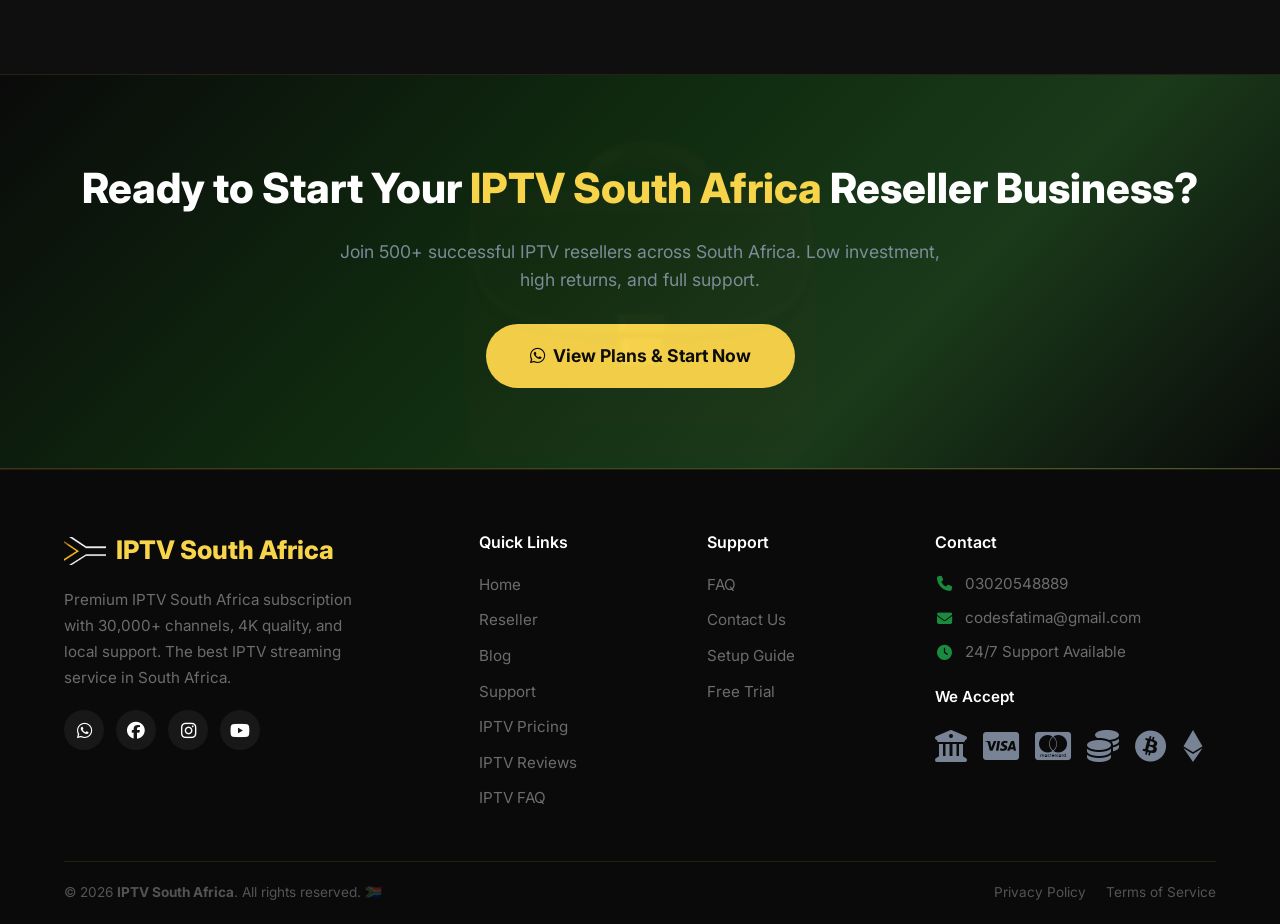
<file: reseller.html>
<!DOCTYPE html>
<html lang="en">
<head>
    <meta charset="UTF-8" />
    <meta name="viewport" content="width=device-width, initial-scale=1.0" />
    <title>IPTV Reseller Program — Start Your IPTV Business in South Africa</title>
    <meta name="description" content="Become an IPTV reseller in South Africa. Start your own IPTV business with low investment, high margins, and full support. Reseller plans from R1,500." />
    <meta name="keywords" content="IPTV reseller, IPTV business, IPTV reseller program, IPTV South Africa reseller, IPTV subscription reseller" />
    <link rel="canonical" href="https://iptvsouthafricaofficial.co.za/reseller" />
    <link rel="icon" type="image/png" href="Flag-South-Africa.png" />
    <link rel="apple-touch-icon" href="Flag-South-Africa.png" />
    <meta property="og:image" content="https://iptvsouthafricaofficial.co.za/Flag-South-Africa.png" />
    <meta name="twitter:image" content="https://iptvsouthafricaofficial.co.za/Flag-South-Africa.png" />
    <link rel="stylesheet" href="style.css" />
    <link rel="stylesheet" href="https://cdnjs.cloudflare.com/ajax/libs/font-awesome/6.5.0/css/all.min.css" />
    <link href="https://fonts.googleapis.com/css2?family=Inter:wght@400;500;600;700;800;900&display=swap" rel="stylesheet" />
    <style>
        .hero-reseller { padding: 140px 0 80px; background: #0a0a0a; position: relative; overflow: hidden; border-bottom: 1px solid rgba(247, 212, 74, 0.1); }
        .hero-reseller::before { content: ''; position: absolute; top: -30%; right: -15%; width: 600px; height: 600px; background: radial-gradient(circle, rgba(247, 212, 74, 0.06) 0%, transparent 70%); border-radius: 50%; pointer-events: none; }
        .hero-reseller__inner { display: grid; grid-template-columns: 1fr 1fr; gap: 60px; align-items: center; position: relative; z-index: 1; }
        .hero-reseller__content { display: flex; flex-direction: column; gap: 20px; }
        .hero-reseller__badge { display: inline-flex; align-items: center; gap: 10px; background: rgba(247, 212, 74, 0.12); border: 1px solid rgba(247, 212, 74, 0.2); padding: 8px 20px; border-radius: 50px; font-size: 0.85rem; color: #f7d44a; width: fit-content; }
        .hero-reseller__badge .live { display: inline-block; width: 8px; height: 8px; background: #1a8a3f; border-radius: 50%; animation: pulse 1.5s ease-in-out infinite; }
        @keyframes pulse { 0%, 100% { opacity: 1; transform: scale(1); } 50% { opacity: 0.4; transform: scale(0.7); } }
        .hero-reseller__title { font-size: 3.5rem; font-weight: 900; line-height: 1.1; color: #ffffff; }
        .hero-reseller__title .highlight-yellow { color: #f7d44a; }
        .hero-reseller__title .highlight-green { color: #1a8a3f; }
        .hero-reseller__text { font-size: 1.15rem; color: #94a3b8; line-height: 1.7; }
        .hero-reseller__text strong { color: #f7d44a; }
        .hero-reseller__stats { display: grid; grid-template-columns: repeat(3, 1fr); gap: 16px; background: rgba(255,255,255,0.04); backdrop-filter: blur(10px); border: 1px solid rgba(255,255,255,0.06); border-radius: 16px; padding: 24px 20px; margin-top: 10px; }
        .stat-item { text-align: center; }
        .stat-item .number { display: block; font-size: 2.4rem; font-weight: 800; color: #f7d44a; }
        .stat-item .label { font-size: 0.85rem; color: #94a3b8; }
        .hero-reseller__buttons { display: flex; gap: 14px; flex-wrap: wrap; }
        .hero__trust { display: flex; gap: 16px; flex-wrap: wrap; padding-top: 4px; }
        .hero__trust .trust-item { display: flex; align-items: center; gap: 8px; font-size: 0.85rem; font-weight: 500; color: #94a3b8; background: rgba(255,255,255,0.05); padding: 6px 16px 6px 12px; border-radius: 50px; border: 1px solid rgba(255,255,255,0.06); }
        .hero__trust .trust-item i { font-size: 0.9rem; color: #1a8a3f; }
        .why-reseller { padding: 80px 0; background: #0f0f0f; border-bottom: 1px solid rgba(247, 212, 74, 0.1); }
        .why-reseller__grid { display: grid; grid-template-columns: repeat(3, 1fr); gap: 30px; margin-top: 20px; }
        .why-reseller__card { background: rgba(255,255,255,0.04); border: 1px solid rgba(255,255,255,0.06); border-radius: 16px; padding: 32px 24px; text-align: center; transition: all 0.3s ease; }
        .why-reseller__card:hover { transform: translateY(-6px); border-color: #f7d44a; box-shadow: 0 12px 40px rgba(247,212,74,0.06); }
        .why-reseller__card .icon { font-size: 2.8rem; color: #f7d44a; display: block; margin-bottom: 16px; }
        .why-reseller__card h3 { font-size: 1.2rem; font-weight: 700; margin-bottom: 8px; color: #ffffff; }
        .why-reseller__card p { color: #94a3b8; font-size: 0.95rem; line-height: 1.6; }
        .reseller-plans { padding: 80px 0; background: #0a0a0a; border-bottom: 1px solid rgba(247, 212, 74, 0.1); }
        .reseller-plans__grid { display: grid; grid-template-columns: repeat(3, 1fr); gap: 30px; }
        .reseller-plans__card { background: rgba(255,255,255,0.04); border-radius: 16px; padding: 32px 24px; text-align: center; transition: all 0.3s ease; border: 2px solid rgba(255,255,255,0.06); position: relative; display: flex; flex-direction: column; }
        .reseller-plans__card:hover { transform: translateY(-6px); box-shadow: 0 12px 40px rgba(0,0,0,0.4); border-color: #1a8a3f; }
        .reseller-plans__card--popular { border-color: #f7d44a; box-shadow: 0 4px 24px rgba(247,212,74,0.15); }
        .reseller-plans__card--popular:hover { box-shadow: 0 12px 48px rgba(247,212,74,0.25); }
        .popular__badge { position: absolute; top: -12px; left: 50%; transform: translateX(-50%); background: #f7d44a; color: #0a0a0a; padding: 4px 20px; border-radius: 50px; font-size: 0.7rem; font-weight: 700; text-transform: uppercase; letter-spacing: 0.5px; }
        .reseller-plans__card .plan-name { font-size: 1.4rem; font-weight: 800; color: #ffffff; margin-bottom: 4px; }
        .reseller-plans__card .plan-credits { font-size: 1rem; color: #f7d44a; margin-bottom: 16px; }
        .reseller-plans__card .plan-credits strong { color: #f7d44a; }
        .reseller-plans__card .plan-features { list-style: none; padding: 0; margin: 0 0 20px; text-align: left; flex-grow: 1; }
        .reseller-plans__card .plan-features li { padding: 6px 0; border-bottom: 1px solid rgba(255,255,255,0.06); display: flex; align-items: center; gap: 10px; font-size: 0.88rem; color: #94a3b8; }
        .reseller-plans__card .plan-features li:last-child { border-bottom: none; }
        .reseller-plans__card .plan-features li i { width: 16px; text-align: center; font-size: 0.8rem; color: #1a8a3f; }
        .reseller-includes { padding: 80px 0; background: #0f0f0f; border-bottom: 1px solid rgba(247, 212, 74, 0.1); }
        .reseller-includes__grid { display: grid; grid-template-columns: repeat(4, 1fr); gap: 30px; max-width: 1000px; margin: 0 auto; }
        .include__card { background: rgba(255,255,255,0.04); border: 1px solid rgba(255,255,255,0.06); border-radius: 16px; padding: 28px 20px; text-align: center; transition: all 0.3s ease; }
        .include__card:hover { transform: translateY(-6px); border-color: #f7d44a; box-shadow: 0 12px 40px rgba(247,212,74,0.06); }
        .include__card .icon { font-size: 2.6rem; color: #f7d44a; display: block; margin-bottom: 12px; }
        .include__card h3 { font-size: 1.1rem; font-weight: 700; color: #ffffff; margin-bottom: 6px; }
        .include__card p { color: #94a3b8; font-size: 0.9rem; line-height: 1.6; }
        .reseller-testimonials { padding: 80px 0; background: #0a0a0a; border-bottom: 1px solid rgba(247, 212, 74, 0.1); }
        .reseller-testimonials__grid { display: grid; grid-template-columns: repeat(2, 1fr); gap: 30px; }
        .reseller-faq { padding: 80px 0; background: #0f0f0f; border-bottom: 1px solid rgba(247, 212, 74, 0.1); }
        .reseller-faq__grid { max-width: 800px; margin: 0 auto; }
        .cta-reseller { padding: 80px 0; background: linear-gradient(135deg, #0a0a0a 0%, #0f2a0f 40%, #1a3a1a 70%, #0a0a0a 100%); color: #fff; text-align: center; position: relative; overflow: hidden; border-bottom: 1px solid rgba(247, 212, 74, 0.2); }
        .cta-reseller::before { content: '💼'; position: absolute; top: 50%; left: 50%; transform: translate(-50%, -50%); font-size: 20rem; opacity: 0.03; pointer-events: none; }
        .cta-reseller h2 { font-size: 2.6rem; font-weight: 800; margin-bottom: 16px; position: relative; z-index: 1; }
        .cta-reseller p { font-size: 1.1rem; opacity: 0.8; max-width: 600px; margin: 0 auto 30px; position: relative; z-index: 1; color: #94a3b8; }
        .faq__item { border-bottom: 1px solid rgba(255,255,255,0.06); padding: 4px 0; }
        .faq__question { width: 100%; display: flex; justify-content: space-between; align-items: center; padding: 18px 0; background: none; border: none; cursor: pointer; font-size: 1.05rem; font-weight: 600; color: #ffffff; text-align: left; transition: color 0.3s ease; font-family: inherit; }
        .faq__question:hover { color: #f7d44a; }
        .faq__question i { font-size: 1rem; color: #64748b; transition: transform 0.3s ease; flex-shrink: 0; margin-left: 16px; }
        .faq__question[aria-expanded="true"] i { transform: rotate(180deg); color: #f7d44a; }
        .faq__answer { max-height: 0; overflow: hidden; transition: max-height 0.4s ease; }
        .faq__answer p { color: #94a3b8; line-height: 1.7; padding-bottom: 20px; margin: 0; }
        .faq__answer.open { max-height: 400px; }
        @media (max-width: 992px) {
            .hero-reseller__inner { grid-template-columns: 1fr; text-align: center; }
            .hero-reseller__badge { margin: 0 auto; }
            .hero-reseller__buttons { justify-content: center; }
            .hero__trust { justify-content: center; }
            .hero-reseller__stats { max-width: 500px; margin: 10px auto 0; }
            .why-reseller__grid { grid-template-columns: 1fr 1fr; }
            .reseller-plans__grid { grid-template-columns: 1fr 1fr; max-width: 600px; margin: 0 auto; }
            .reseller-includes__grid { grid-template-columns: 1fr 1fr; max-width: 600px; }
            .reseller-testimonials__grid { grid-template-columns: 1fr 1fr; }
            .hero-reseller__title { font-size: 2.8rem; }
        }
        @media (max-width: 768px) {
            .hero-reseller { padding: 120px 0 50px; }
            .hero-reseller__title { font-size: 2.2rem; }
            .hero-reseller__text { font-size: 1rem; }
            .hero-reseller__stats { grid-template-columns: 1fr 1fr 1fr; gap: 10px; padding: 16px; }
            .stat-item .number { font-size: 1.8rem; }
            .stat-item .label { font-size: 0.75rem; }
            .hero-reseller__buttons .btn { padding: 12px 24px; font-size: 0.9rem; }
            .hero__trust .trust-item { font-size: 0.75rem; padding: 4px 12px 4px 10px; }
            .why-reseller__grid { grid-template-columns: 1fr; max-width: 400px; margin: 0 auto; }
            .reseller-plans__grid { grid-template-columns: 1fr; max-width: 400px; }
            .reseller-plans__card { padding: 24px 18px; }
            .reseller-plans__card .plan-name { font-size: 1.2rem; }
            .reseller-includes__grid { grid-template-columns: 1fr 1fr; max-width: 500px; gap: 20px; }
            .include__card { padding: 20px 16px; }
            .include__card .icon { font-size: 2rem; }
            .include__card h3 { font-size: 1rem; }
            .include__card p { font-size: 0.85rem; }
            .reseller-testimonials__grid { grid-template-columns: 1fr; max-width: 400px; margin: 0 auto; }
            .cta-reseller h2 { font-size: 2rem; }
            .cta-reseller p { font-size: 1rem; }
            .section-title { font-size: 2rem; }
            .section-subtitle { font-size: 1rem; }
        }
        @media (max-width: 576px) {
            .hero-reseller { padding: 110px 0 40px; }
            .hero-reseller__title { font-size: 1.8rem; }
            .hero-reseller__text { font-size: 0.95rem; }
            .hero-reseller__buttons { flex-direction: column; width: 100%; }
            .hero-reseller__buttons .btn { width: 100%; justify-content: center; padding: 14px 20px; font-size: 0.95rem; }
            .hero-reseller__stats { grid-template-columns: 1fr 1fr; gap: 8px; padding: 14px; }
            .stat-item .number { font-size: 1.5rem; }
            .stat-item .label { font-size: 0.7rem; }
            .hero__trust .trust-item { font-size: 0.65rem; padding: 3px 8px 3px 6px; }
            .why-reseller__card { padding: 20px 14px; }
            .why-reseller__card .icon { font-size: 2rem; }
            .why-reseller__card h3 { font-size: 1rem; }
            .why-reseller__card p { font-size: 0.85rem; }
            .reseller-plans__grid { max-width: 340px; }
            .reseller-plans__card { padding: 20px 14px; }
            .reseller-plans__card .plan-name { font-size: 1.1rem; }
            .reseller-plans__card .plan-credits { font-size: 0.9rem; }
            .reseller-plans__card .plan-features li { font-size: 0.8rem; padding: 4px 0; }
            .reseller-includes__grid { grid-template-columns: 1fr; max-width: 340px; gap: 16px; }
            .include__card { padding: 18px 14px; }
            .include__card .icon { font-size: 1.8rem; }
            .include__card h3 { font-size: 0.95rem; }
            .include__card p { font-size: 0.8rem; }
            .reseller-testimonials__grid { max-width: 340px; }
            .testimonial__card { padding: 20px 16px; }
            .testimonial__text { font-size: 0.85rem; }
            .cta-reseller h2 { font-size: 1.6rem; }
            .cta-reseller p { font-size: 0.9rem; }
            .cta-reseller .btn { width: 100%; justify-content: center; }
            .section-title { font-size: 1.6rem; }
            .section-tag { font-size: 0.6rem; }
            .hero__trust-card { flex-direction: column; text-align: center; padding: 16px 14px; }
            .hero__trust-card .trust-badge-text { font-size: 0.9rem; text-align: center; }
            .hero__trust-card .trust-badge-icon { font-size: 1.8rem; }
            .hero__trust-card .trust-badge-check { font-size: 0.75rem; padding: 3px 10px; }
        }
    </style>
</head>
<body>

    <!-- HEADER -->
    <header class="header" id="header">
        <div class="container header__inner">
            <a href="https://iptvsouthafricaofficial.co.za/" class="logo">
                <img src="Flag-South-Africa.png" alt="IPTV South Africa Flag" class="logo-img">
                <span>IPTV South Africa</span>
            </a>

            <nav class="nav" id="mainNav">
                <ul class="nav__list">
                    <li class="dropdown">
                        <a href="https://iptvsouthafricaofficial.co.za/" class="nav__link">Home <span class="arrow">▼</span></a>
                        <ul class="dropdown-menu">
                            <li><a href="https://iptvsouthafricaofficial.co.za/#pricing">IPTV Pricing</a></li>
                            <li><a href="https://iptvsouthafricaofficial.co.za/#testimonials">IPTV Reviews</a></li>
                            <li><a href="https://iptvsouthafricaofficial.co.za/#faq">IPTV FAQ</a></li>
                        </ul>
                    </li>
                    <li><a href="https://iptvsouthafricaofficial.co.za/reseller" class="nav__link active">Reseller</a></li>
                    <li><a href="https://iptvsouthafricaofficial.co.za/blog" class="nav__link">Blog</a></li>
                    <li><a href="https://iptvsouthafricaofficial.co.za/support" class="nav__link">Support</a></li>
                </ul>
            </nav>

            <div class="header__actions">
                <a href="#" class="btn btn--yellow-outline btn--sm">Login</a>
                <a href="https://wa.me/923020548889" target="_blank" class="btn btn--green btn--sm"><i class="fab fa-whatsapp"></i> Subscribe</a>
            </div>

            <button class="hamburger" id="hamburger" aria-label="Toggle menu">
                <span></span><span></span><span></span>
            </button>
        </div>
    </header>

    <!-- HERO - RESELLER -->
    <section class="hero-reseller" id="hero">
        <div class="container hero-reseller__inner">
            <div class="hero-reseller__content">
                <div class="hero-reseller__badge">
                    <span class="live"></span>
                    <span>🔥 IPTV South Africa Reseller Program</span>
                </div>
                <h1 class="hero-reseller__title">
                    Become an <span class="highlight-yellow">IPTV South Africa</span><br />
                    <span class="highlight-green">Reseller</span>
                </h1>
                <p class="hero-reseller__text">
                    Start your own <strong>IPTV South Africa</strong> subscription business. <strong>IPTV reseller</strong> program with advanced panels, easy credit purchasing, fast activation, and free trials.
                </p>
                <div class="hero-reseller__buttons">
                    <a href="#plans" class="btn btn--yellow btn--large">
                        <i class="fas fa-rocket"></i> View Reseller Plans
                    </a>
                    <a href="https://wa.me/923020548889" target="_blank" class="btn btn--green btn--large">
                        <i class="fab fa-whatsapp"></i> Chat on WhatsApp
                    </a>
                </div>
                <div class="hero__trust">
                    <span class="trust-item"><i class="fas fa-check-circle"></i> No Technical Skills Needed</span>
                    <span class="trust-item"><i class="fas fa-rocket"></i> Fast Activation</span>
                    <span class="trust-item"><i class="fas fa-gem"></i> Advanced Reseller Panels</span>
                    <span class="trust-item"><i class="fas fa-chart-line"></i> Grow Your Business</span>
                </div>
            </div>
            <div>
                <div class="hero-reseller__stats">
                    <div class="stat-item"><span class="number">70%</span><span class="label">Profit Margin</span></div>
                    <div class="stat-item"><span class="number">500+</span><span class="label">Active Resellers</span></div>
                    <div class="stat-item"><span class="number">30,000+</span><span class="label">Channels</span></div>
                </div>
                <div style="background: rgba(255,255,255,0.04); border: 1px solid rgba(247,212,74,0.15); border-radius: 16px; padding: 20px 24px; margin-top: 16px; text-align: center;">
                    <p style="color: #94a3b8; font-size: 0.95rem;">
                        <i class="fas fa-check-circle" style="color: #1a8a3f;"></i> 
                        <strong style="color: #f7d44a;">Free Trial Available</strong> — Test the service before you commit
                    </p>
                </div>
                <a href="https://wa.me/923020548889" target="_blank" style="display: block; background: rgba(26, 138, 63, 0.08); border: 1px solid rgba(26, 138, 63, 0.2); border-radius: 16px; padding: 16px 20px; margin-top: 12px; text-align: center; transition: all 0.3s ease; text-decoration: none;">
                    <p style="color: #f7d44a; font-size: 0.95rem; font-weight: 600;">
                        <i class="fab fa-whatsapp" style="color: #1a8a3f; font-size: 1.2rem;"></i> 
                        Chat with us on WhatsApp
                        <span style="display: block; color: #94a3b8; font-weight: 400; font-size: 0.85rem;">03020548889</span>
                    </p>
                </a>
            </div>
        </div>
    </section>

    <!-- WHY BECOME A RESELLER -->
    <section class="why-reseller" id="why">
        <div class="container">
            <div class="section-header">
                <span class="section-tag">Why Resell</span>
                <h2 class="section-title">Why Become an <span>IPTV South Africa</span> Reseller?</h2>
                <p class="section-subtitle">Join the fastest-growing IPTV subscription market in South Africa. Start your own IPTV reseller business with minimal risk and maximum support.</p>
            </div>
            <div class="why-reseller__grid">
                <div class="why-reseller__card"><span class="icon"><i class="fas fa-coins"></i></span><h3>High Profit Margins</h3><p>Earn up to 70% profit on every IPTV subscription you sell. Set your own prices and keep the difference.</p></div>
                <div class="why-reseller__card"><span class="icon"><i class="fas fa-mouse-pointer"></i></span><h3>Zero Technical Skills</h3><p>We handle all technical aspects — servers, streams, and updates. You just sell and earn from your IPTV reseller business.</p></div>
                <div class="why-reseller__card"><span class="icon"><i class="fas fa-headset"></i></span><h3>Full Support &amp; Training</h3><p>Get access to your reseller dashboard, marketing materials, and 24/7 support team.</p></div>
                <div class="why-reseller__card"><span class="icon"><i class="fas fa-globe-africa"></i></span><h3>Growing South African Market</h3><p>IPTV adoption is skyrocketing in South Africa. Thousands of customers are looking for IPTV subscription alternatives to DSTV.</p></div>
                <div class="why-reseller__card"><span class="icon"><i class="fas fa-sync-alt"></i></span><h3>Recurring Income</h3><p>Earn recurring revenue from monthly IPTV subscriptions. Build a sustainable IPTV business with loyal customers.</p></div>
                <div class="why-reseller__card"><span class="icon"><i class="fas fa-shield-alt"></i></span><h3>Trusted &amp; Reliable</h3><p>Join a trusted IPTV South Africa brand with 8,000+ happy customers. Sell with confidence.</p></div>
            </div>
        </div>
    </section>

    <!-- RESELLER PLANS -->
    <section class="reseller-plans" id="plans">
        <div class="container">
            <div class="section-header">
                <span class="section-tag">Plans</span>
                <h2 class="section-title">IPTV South Africa <span>Reseller Plans</span></h2>
                <p class="section-subtitle">Choose the IPTV reseller package that fits your goals. All plans include full support and training.</p>
            </div>
            <div class="reseller-plans__grid">
                <div class="reseller-plans__card">
                    <h3 class="plan-name">Starter</h3>
                    <div class="plan-credits"><strong>50</strong> Credits Included</div>
                    <ul class="plan-features">
                        <li><i class="fas fa-check"></i> 1 Month = 1 Credit</li>
                        <li><i class="fas fa-check"></i> 1 Device per IPTV subscription</li>
                        <li><i class="fas fa-check"></i> 30,000+ Channels</li>
                        <li><i class="fas fa-check"></i> Reseller Dashboard</li>
                        <li><i class="fas fa-check"></i> WhatsApp Support</li>
                        <li><i class="fas fa-check"></i> Marketing Materials</li>
                        <li><i class="fas fa-check"></i> Free Trial Available</li>
                    </ul>
                    <a href="https://wa.me/923020548889" target="_blank" class="btn btn--yellow-outline btn--full"><i class="fab fa-whatsapp"></i> Get Started</a>
                </div>
                <div class="reseller-plans__card reseller-plans__card--popular">
                    <span class="popular__badge">⭐ Most Popular</span>
                    <h3 class="plan-name">Professional</h3>
                    <div class="plan-credits"><strong>150</strong> Credits Included</div>
                    <ul class="plan-features">
                        <li><i class="fas fa-check"></i> 1 Month = 1 Credit</li>
                        <li><i class="fas fa-check"></i> 2 Devices per IPTV subscription</li>
                        <li><i class="fas fa-check"></i> 30,000+ Channels</li>
                        <li><i class="fas fa-check"></i> Reseller Dashboard</li>
                        <li><i class="fas fa-check"></i> Priority Support</li>
                        <li><i class="fas fa-check"></i> Marketing Materials</li>
                        <li><i class="fas fa-check"></i> Custom Pricing Options</li>
                        <li><i class="fas fa-check"></i> Free Trial Available</li>
                    </ul>
                    <a href="https://wa.me/923020548889" target="_blank" class="btn btn--yellow btn--full"><i class="fab fa-whatsapp"></i> Get Started</a>
                </div>
                <div class="reseller-plans__card">
                    <h3 class="plan-name">Business</h3>
                    <div class="plan-credits"><strong>350</strong> Credits Included</div>
                    <ul class="plan-features">
                        <li><i class="fas fa-check"></i> 1 Month = 1 Credit</li>
                        <li><i class="fas fa-check"></i> 4 Devices per IPTV subscription</li>
                        <li><i class="fas fa-check"></i> 30,000+ Channels</li>
                        <li><i class="fas fa-check"></i> Reseller Dashboard</li>
                        <li><i class="fas fa-check"></i> VIP Support</li>
                        <li><i class="fas fa-check"></i> Marketing Materials</li>
                        <li><i class="fas fa-check"></i> Custom Pricing Options</li>
                        <li><i class="fas fa-check"></i> Dedicated Account Manager</li>
                        <li><i class="fas fa-check"></i> Free Trial Available</li>
                    </ul>
                    <a href="https://wa.me/923020548889" target="_blank" class="btn btn--yellow-outline btn--full"><i class="fab fa-whatsapp"></i> Get Started</a>
                </div>
            </div>
            <div style="text-align: center; margin-top: 30px; color: #64748b; font-size: 0.9rem;">
                <i class="fas fa-credit-card" style="color: #1a8a3f;"></i> Pay via EFT, Card, or Crypto · All plans include training
            </div>
        </div>
    </section>

    <!-- RESELLER INCLUDES -->
    <section class="reseller-includes" id="includes">
        <div class="container">
            <div class="section-header">
                <span class="section-tag">Program Includes</span>
                <h2 class="section-title">IPTV South Africa <span>Reseller Program</span> Includes</h2>
                <p class="section-subtitle">Everything you need to start and grow your IPTV subscription business.</p>
            </div>
            <div class="reseller-includes__grid">
                <div class="include__card"><span class="icon"><i class="fas fa-cubes"></i></span><h3>Advanced Reseller Panels</h3><p>Full-featured dashboard to manage customers, track sales, and create IPTV subscriptions instantly.</p></div>
                <div class="include__card"><span class="icon"><i class="fas fa-shopping-cart"></i></span><h3>Easy Credit Purchasing</h3><p>Buy credits quickly and securely. Recharge your account in seconds with multiple payment options.</p></div>
                <div class="include__card"><span class="icon"><i class="fas fa-bolt"></i></span><h3>Fast Activation System</h3><p>Activate IPTV subscriptions instantly for your customers. No waiting — start selling immediately.</p></div>
                <div class="include__card"><span class="icon"><i class="fas fa-chart-bar"></i></span><h3>Grow Your Business</h3><p>Scale your IPTV reseller business with recurring revenue, marketing tools, and dedicated support.</p></div>
            </div>
        </div>
    </section>

    <!-- TESTIMONIALS -->
    <section class="reseller-testimonials" id="testimonials">
        <div class="container">
            <div class="section-header">
                <span class="section-tag">Success Stories</span>
                <h2 class="section-title">What Our <span>IPTV Resellers</span> Say</h2>
                <p class="section-subtitle">Real IPTV South Africa resellers who built their IPTV subscription business with us.</p>
            </div>
            <div class="reseller-testimonials__grid">
                <div class="testimonial__card">
                    <div class="testimonial__stars"><i class="fas fa-star"></i><i class="fas fa-star"></i><i class="fas fa-star"></i><i class="fas fa-star"></i><i class="fas fa-star"></i></div>
                    <p class="testimonial__text">"Started with the Professional plan and now I have over 200 IPTV subscription customers. The support is amazing and the recurring income is life-changing."</p>
                    <div class="testimonial__author"><strong>Thabo M.</strong><span>Johannesburg · Professional Reseller</span></div>
                </div>
                <div class="testimonial__card">
                    <div class="testimonial__stars"><i class="fas fa-star"></i><i class="fas fa-star"></i><i class="fas fa-star"></i><i class="fas fa-star"></i><i class="fas fa-star"></i></div>
                    <p class="testimonial__text">"I was skeptical at first, but the training and support made it so easy. I've already made back my investment in the first month of selling IPTV subscriptions."</p>
                    <div class="testimonial__author"><strong>Nomsa K.</strong><span>Durban · Starter Reseller</span></div>
                </div>
            </div>
        </div>
    </section>

    <!-- FAQ -->
    <section class="reseller-faq" id="faq">
        <div class="container">
            <div class="section-header">
                <span class="section-tag">FAQ</span>
                <h2 class="section-title">IPTV Reseller <span>Questions</span> Answered</h2>
                <p class="section-subtitle">Everything you need to know about becoming an IPTV South Africa reseller.</p>
            </div>
            <div class="reseller-faq__grid">
                <div class="faq__item"><button class="faq__question" aria-expanded="false"><span>How does the IPTV reseller program work?</span><i class="fas fa-chevron-down"></i></button><div class="faq__answer"><p>You purchase credits in bulk at wholesale prices. Each credit equals one 1-month IPTV subscription for a customer. You set your own retail prices and keep the profit. We handle all technical aspects — servers, streams, and support.</p></div></div>
                <div class="faq__item"><button class="faq__question" aria-expanded="false"><span>Do I need technical skills to be an IPTV reseller?</span><i class="fas fa-chevron-down"></i></button><div class="faq__answer"><p>No technical skills are required. We provide complete training and support. You just focus on selling IPTV subscriptions — we handle the rest.</p></div></div>
                <div class="faq__item"><button class="faq__question" aria-expanded="false"><span>How much can I earn as an IPTV reseller?</span><i class="fas fa-chevron-down"></i></button><div class="faq__answer"><p>You can earn up to 70% profit on each IPTV subscription. For example, buy a 1-month credit for R50 and sell it for R170 — that's R120 profit per customer. With 50 customers, that's R6,000 monthly recurring income.</p></div></div>
                <div class="faq__item"><button class="faq__question" aria-expanded="false"><span>What support do I get as an IPTV reseller?</span><i class="fas fa-chevron-down"></i></button><div class="faq__answer"><p>You get access to your reseller dashboard, marketing materials, training videos, and 24/7 support via WhatsApp and email. Higher-tier plans include a dedicated account manager.</p></div></div>
                <div class="faq__item"><button class="faq__question" aria-expanded="false"><span>How do I get paid by my customers?</span><i class="fas fa-chevron-down"></i></button><div class="faq__answer"><p>You collect payments directly from your customers using your preferred method — EFT, Cash, PayPal, etc. We don't handle customer payments; you're in full control of your IPTV reseller business finances.</p></div></div>
                <div class="faq__item"><button class="faq__question" aria-expanded="false"><span>Is there a free trial for the reseller program?</span><i class="fas fa-chevron-down"></i></button><div class="faq__answer"><p>Yes! We offer a free trial so you can test the IPTV South Africa service before you commit. Experience the quality and reliability firsthand before starting your IPTV reseller business.</p></div></div>
                <div class="faq__item"><button class="faq__question" aria-expanded="false"><span>Is there a minimum commitment?</span><i class="fas fa-chevron-down"></i></button><div class="faq__answer"><p>No long-term commitment. You purchase credits once and they never expire. You can recharge anytime. Start small and scale your IPTV reseller business as you grow.</p></div></div>
            </div>
        </div>
    </section>

    <!-- CTA -->
    <section class="cta-reseller">
        <div class="container">
            <h2>Ready to Start Your <span style="color: #f7d44a;">IPTV South Africa</span> Reseller Business?</h2>
            <p>Join 500+ successful IPTV resellers across South Africa. Low investment, high returns, and full support.</p>
            <a href="https://wa.me/923020548889" target="_blank" class="btn btn--yellow btn--large"><i class="fab fa-whatsapp"></i> View Plans &amp; Start Now</a>
        </div>
    </section>

    <!-- FOOTER -->
    <footer class="footer">
        <div class="container">
            <div class="footer__inner">
                <div class="footer__brand">
                    <a href="https://iptvsouthafricaofficial.co.za/" class="logo"><img src="Flag-South-Africa.png" alt="IPTV South Africa Flag" class="logo-img"><span>IPTV South Africa</span></a>
                    <p>Premium IPTV South Africa subscription with 30,000+ channels, 4K quality, and local support. The best IPTV streaming service in South Africa.</p>
                    <div class="footer__social">
                        <a href="https://wa.me/923020548889" target="_blank" aria-label="WhatsApp"><i class="fab fa-whatsapp"></i></a>
                        <a href="#" aria-label="Facebook"><i class="fab fa-facebook"></i></a>
                        <a href="#" aria-label="Instagram"><i class="fab fa-instagram"></i></a>
                        <a href="#" aria-label="YouTube"><i class="fab fa-youtube"></i></a>
                    </div>
                </div>
                <div class="footer__links"><h4>Quick Links</h4><ul><li><a href="https://iptvsouthafricaofficial.co.za/">Home</a></li><li><a href="https://iptvsouthafricaofficial.co.za/reseller">Reseller</a></li><li><a href="https://iptvsouthafricaofficial.co.za/blog">Blog</a></li><li><a href="https://iptvsouthafricaofficial.co.za/support">Support</a></li><li><a href="https://iptvsouthafricaofficial.co.za/#pricing">IPTV Pricing</a></li><li><a href="https://iptvsouthafricaofficial.co.za/#testimonials">IPTV Reviews</a></li><li><a href="https://iptvsouthafricaofficial.co.za/#faq">IPTV FAQ</a></li></ul></div>
                <div class="footer__links"><h4>Support</h4><ul><li><a href="https://iptvsouthafricaofficial.co.za/support#support-faq">FAQ</a></li><li><a href="https://iptvsouthafricaofficial.co.za/support#quick-contact">Contact Us</a></li><li><a href="https://iptvsouthafricaofficial.co.za/support#support-grid">Setup Guide</a></li><li><a href="https://iptvsouthafricaofficial.co.za/support#trial">Free Trial</a></li></ul></div>
                <div class="footer__contact">
                    <h4>Contact</h4>
                    <ul>
                        <li><i class="fas fa-phone"></i> 03020548889</li>
                        <li><i class="fas fa-envelope"></i> codesfatima@gmail.com</li>
                        <li><i class="fas fa-clock"></i> 24/7 Support Available</li>
                    </ul>
                    <div class="footer__payment">
                        <h4>We Accept</h4>
                        <div class="payment-icons">
                            <span><i class="fas fa-university" title="EFT"></i></span>
                            <span><i class="fab fa-cc-visa" title="Visa"></i></span>
                            <span><i class="fab fa-cc-mastercard" title="Mastercard"></i></span>
                            <span><i class="fas fa-coins" title="Revolut"></i></span>
                            <span><i class="fab fa-bitcoin" title="Bitcoin"></i></span>
                            <span><i class="fab fa-ethereum" title="Ethereum"></i></span>
                        </div>
                    </div>
                </div>
            </div>
            <div class="footer__bottom">
                <p>&copy; 2026 <strong>IPTV South Africa</strong>. All rights reserved. 🇿🇦</p>
                <div class="footer__bottom-links"><a href="#">Privacy Policy</a><a href="#">Terms of Service</a></div>
            </div>
        </div>
    </footer>

    <script src="script.js"></script>
</body>
</html>
</file>
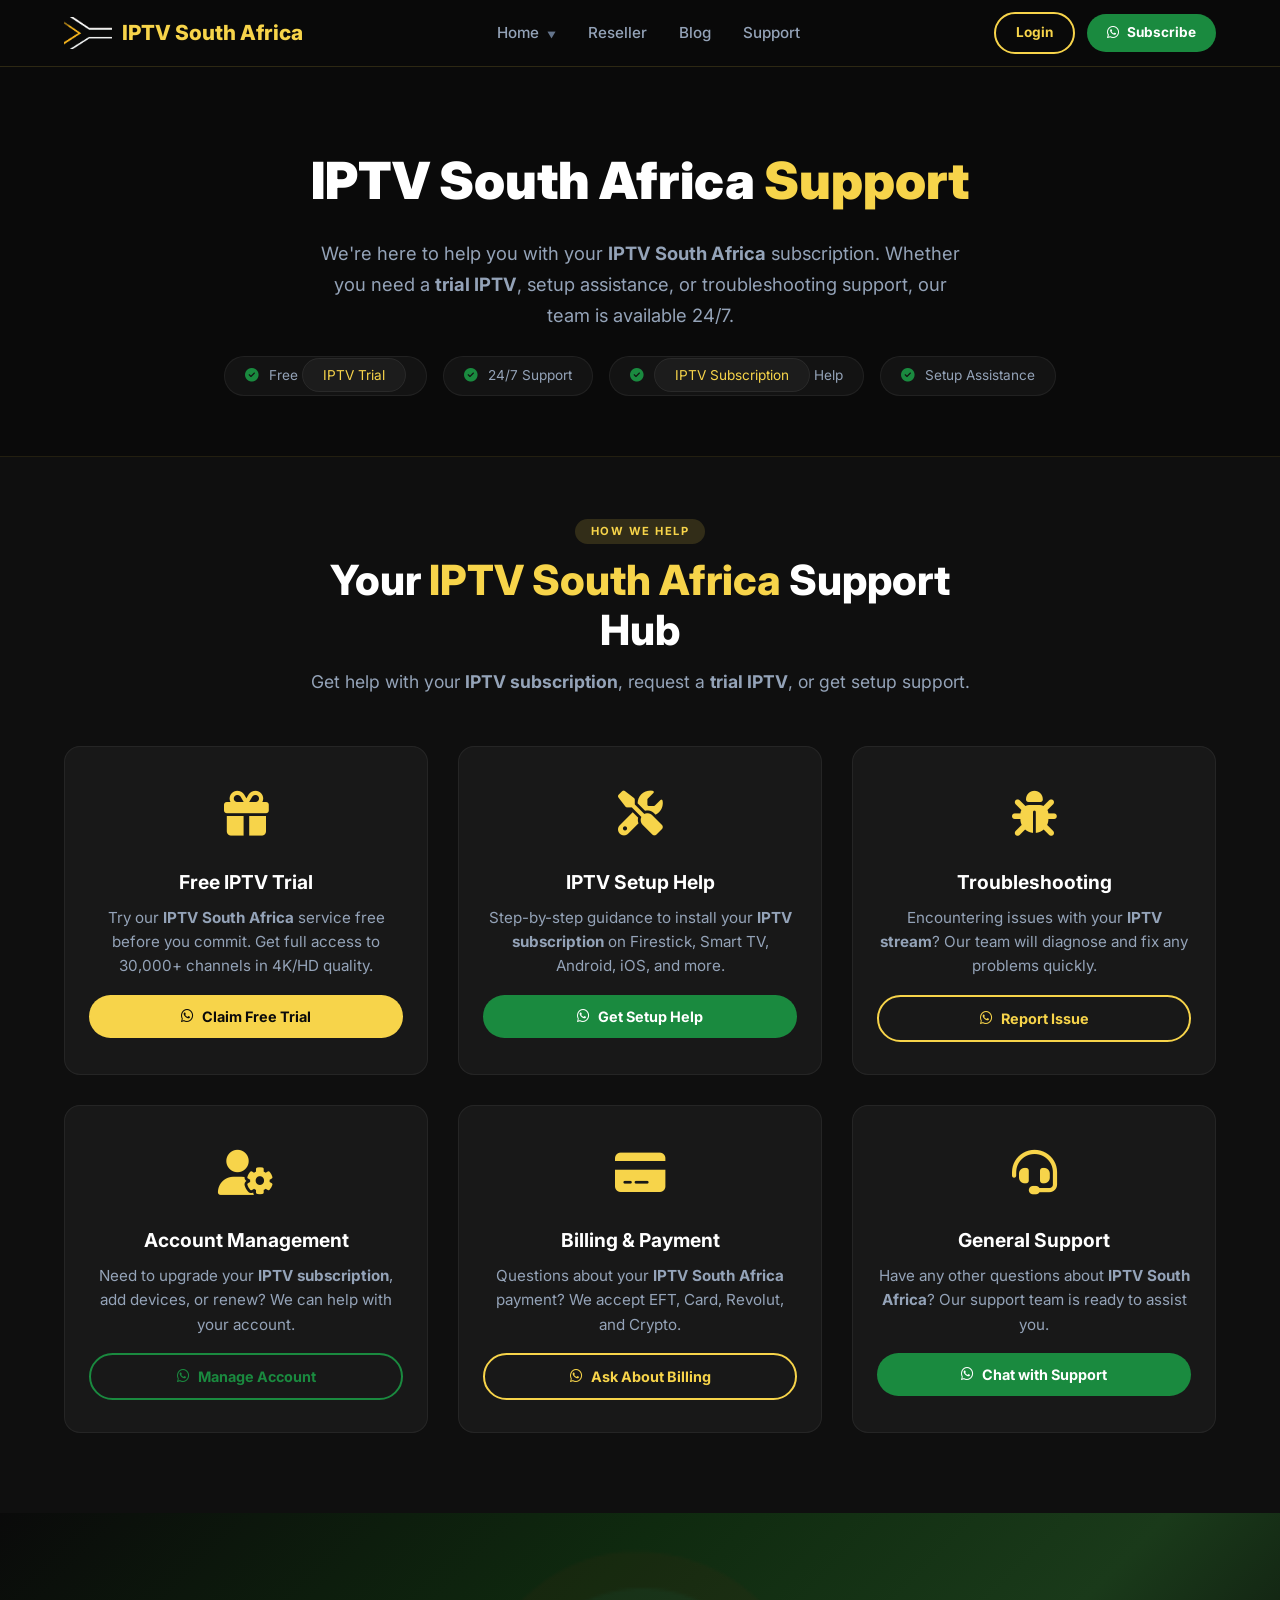
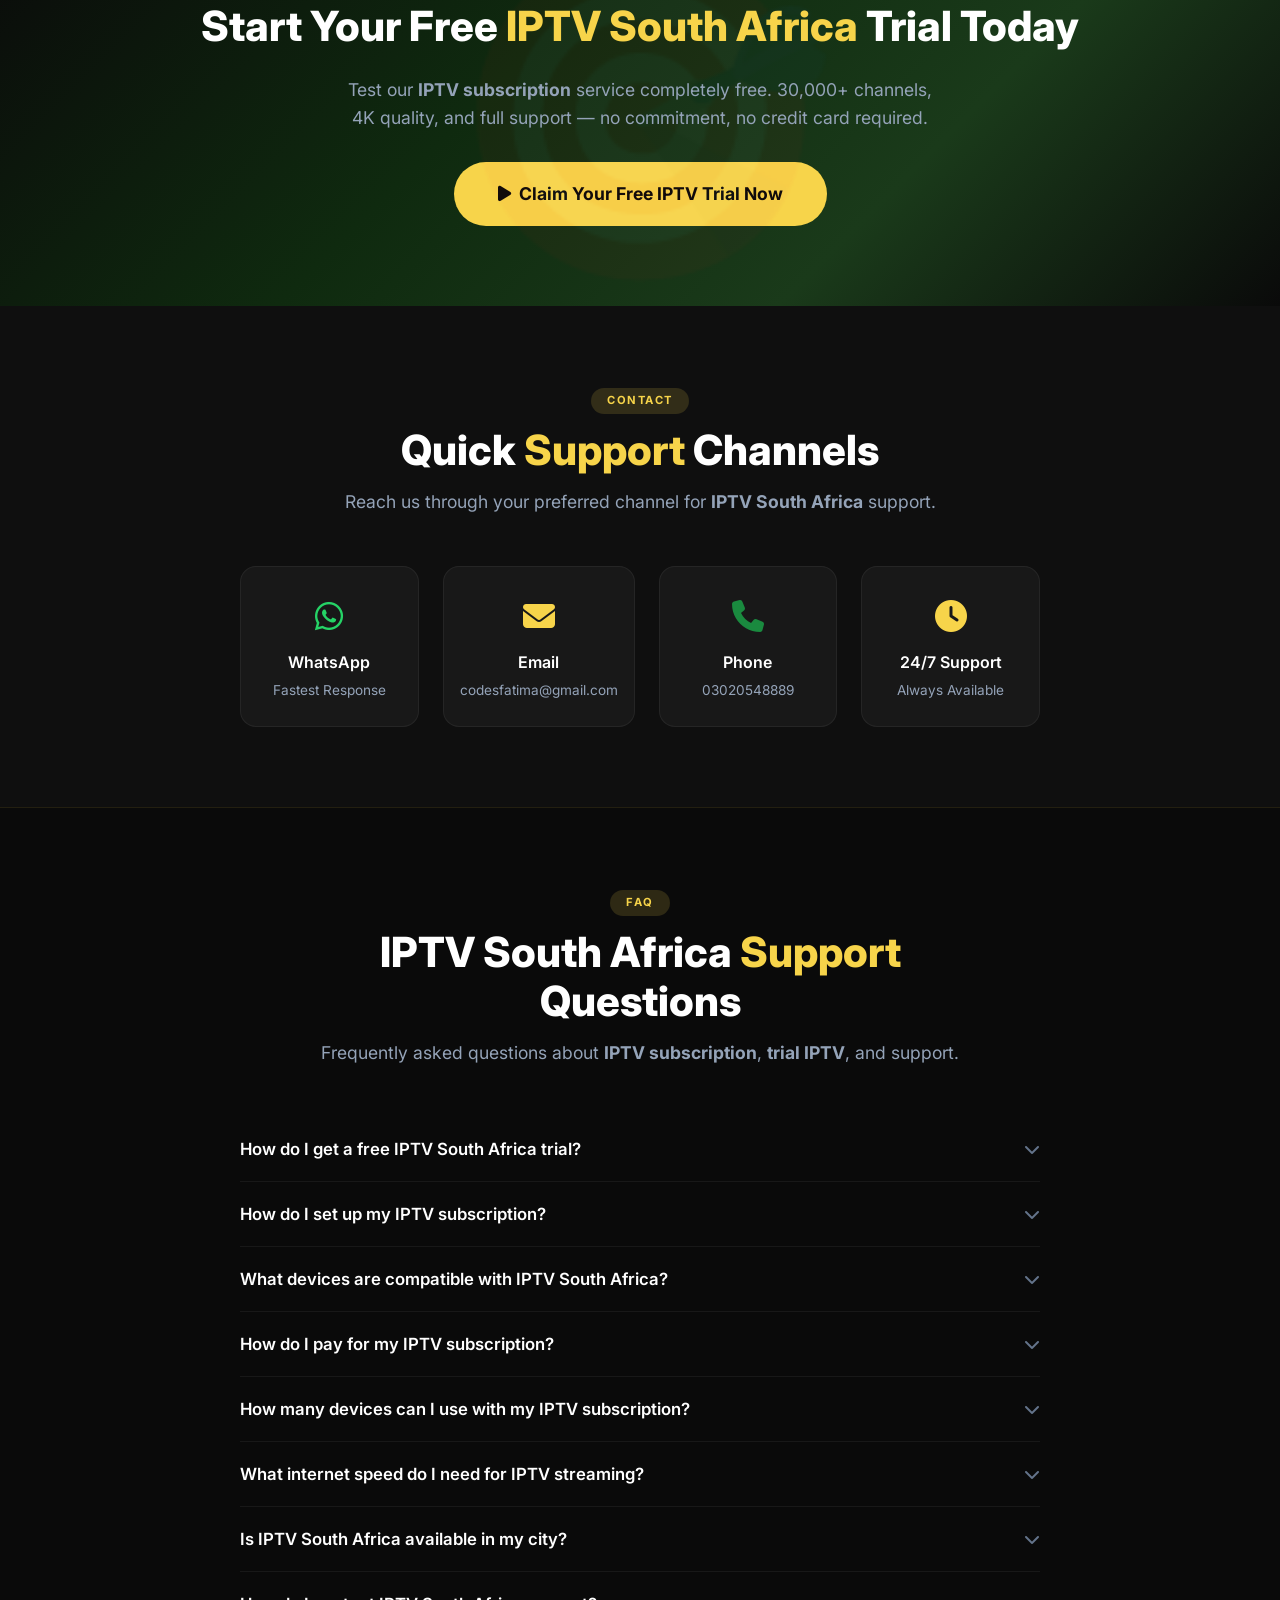
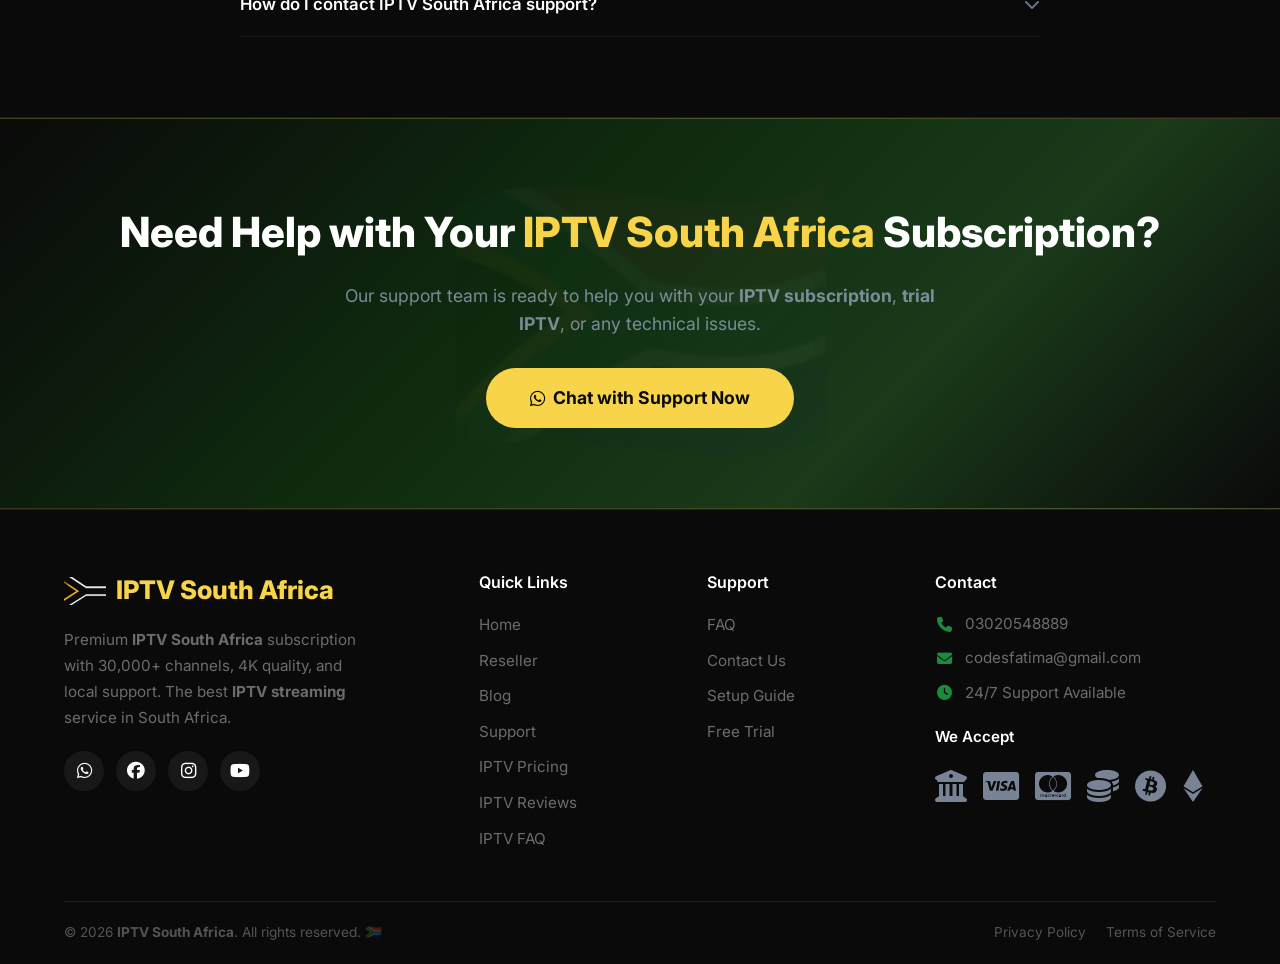
<file: support.html>
<!DOCTYPE html>
<html lang="en">
<head>
    <meta charset="UTF-8" />
    <meta name="viewport" content="width=device-width, initial-scale=1.0" />
    <title>IPTV South Africa Support — Free Trial, Setup & Help</title>
    <meta name="description" content="Get full support for your IPTV South Africa subscription. Free trial, setup help, troubleshooting, and 24/7 assistance. Start your IPTV trial today." />
    <meta name="keywords" content="IPTV support, IPTV South Africa support, IPTV help, IPTV setup, trial IPTV, IPTV subscription help" />
    <link rel="canonical" href="https://iptvsouthafricaofficial.co.za/support" />
    <link rel="icon" type="image/png" href="Flag-South-Africa.png" />
    <link rel="apple-touch-icon" href="Flag-South-Africa.png" />
    <meta property="og:image" content="https://iptvsouthafricaofficial.co.za/Flag-South-Africa.png" />
    <meta name="twitter:image" content="https://iptvsouthafricaofficial.co.za/Flag-South-Africa.png" />
    <link rel="stylesheet" href="style.css" />
    <link rel="stylesheet" href="https://cdnjs.cloudflare.com/ajax/libs/font-awesome/6.5.0/css/all.min.css" />
    <link href="https://fonts.googleapis.com/css2?family=Inter:wght@400;500;600;700;800;900&display=swap" rel="stylesheet" />
    <style>
        .support-hero { padding: 140px 0 60px; background: #0a0a0a; border-bottom: 1px solid rgba(247,212,74,0.1); text-align: center; }
        .support-hero h1 { font-size: 3.2rem; font-weight: 900; color: #ffffff; margin-bottom: 16px; }
        .support-hero h1 span { color: #f7d44a; }
        .support-hero p { color: #94a3b8; font-size: 1.15rem; max-width: 650px; margin: 0 auto; line-height: 1.7; }
        .support-hero .support-badges { display: flex; gap: 16px; justify-content: center; flex-wrap: wrap; margin-top: 24px; }
        .support-hero .support-badges span { background: rgba(255,255,255,0.04); border: 1px solid rgba(255,255,255,0.06); padding: 8px 20px; border-radius: 50px; font-size: 0.85rem; color: #94a3b8; }
        .support-hero .support-badges span i { color: #1a8a3f; margin-right: 6px; }
        .support-hero .support-badges span .yellow { color: #f7d44a; }
        .support-grid { padding: 60px 0 80px; background: #0f0f0f; }
        .support-grid__inner { display: grid; grid-template-columns: repeat(3, 1fr); gap: 30px; }
        .support-card { background: rgba(255,255,255,0.04); border: 1px solid rgba(255,255,255,0.06); border-radius: 16px; padding: 32px 24px; text-align: center; transition: all 0.3s ease; }
        .support-card:hover { transform: translateY(-6px); border-color: #f7d44a; box-shadow: 0 12px 40px rgba(247,212,74,0.06); }
        .support-card .icon { font-size: 2.8rem; color: #f7d44a; display: block; margin-bottom: 16px; }
        .support-card h3 { font-size: 1.2rem; font-weight: 700; color: #ffffff; margin-bottom: 8px; }
        .support-card p { color: #94a3b8; font-size: 0.95rem; line-height: 1.6; margin-bottom: 16px; }
        .support-card .btn { font-size: 0.9rem; padding: 10px 24px; }
        .support-faq { padding: 80px 0; background: #0a0a0a; border-top: 1px solid rgba(247,212,74,0.1); border-bottom: 1px solid rgba(247,212,74,0.1); }
        .support-faq__grid { max-width: 800px; margin: 0 auto; }
        .quick-contact { padding: 80px 0; background: #0f0f0f; }
        .quick-contact__inner { max-width: 800px; margin: 0 auto; text-align: center; }
        .quick-contact__grid { display: grid; grid-template-columns: repeat(4, 1fr); gap: 24px; margin-top: 30px; }
        .quick-contact__item { background: rgba(255,255,255,0.04); border: 1px solid rgba(255,255,255,0.06); border-radius: 16px; padding: 24px 16px; transition: all 0.3s ease; text-decoration: none; }
        .quick-contact__item:hover { transform: translateY(-4px); border-color: #f7d44a; }
        .quick-contact__item .icon { font-size: 2rem; color: #f7d44a; display: block; margin-bottom: 8px; }
        .quick-contact__item h4 { color: #ffffff; font-size: 1rem; font-weight: 600; }
        .quick-contact__item p { color: #94a3b8; font-size: 0.85rem; margin-top: 4px; }
        .trial-section { padding: 80px 0; background: linear-gradient(135deg, #0a0a0a 0%, #0f2a0f 40%, #1a3a1a 70%, #0a0a0a 100%); text-align: center; position: relative; overflow: hidden; }
        .trial-section::before { content: '🎯'; position: absolute; top: 50%; left: 50%; transform: translate(-50%, -50%); font-size: 20rem; opacity: 0.03; pointer-events: none; }
        .trial-section h2 { font-size: 2.6rem; font-weight: 800; margin-bottom: 16px; position: relative; z-index: 1; }
        .trial-section h2 span { color: #f7d44a; }
        .trial-section p { font-size: 1.1rem; color: #94a3b8; max-width: 600px; margin: 0 auto 30px; position: relative; z-index: 1; }
        .trial-section .btn--large { padding: 18px 44px; font-size: 1.1rem; }
        .faq__item { border-bottom: 1px solid rgba(255,255,255,0.06); padding: 4px 0; }
        .faq__question { width: 100%; display: flex; justify-content: space-between; align-items: center; padding: 18px 0; background: none; border: none; cursor: pointer; font-size: 1.05rem; font-weight: 600; color: #ffffff; text-align: left; transition: color 0.3s ease; font-family: inherit; }
        .faq__question:hover { color: #f7d44a; }
        .faq__question i { font-size: 1rem; color: #64748b; transition: transform 0.3s ease; flex-shrink: 0; margin-left: 16px; }
        .faq__question[aria-expanded="true"] i { transform: rotate(180deg); color: #f7d44a; }
        .faq__answer { max-height: 0; overflow: hidden; transition: max-height 0.4s ease; }
        .faq__answer p { color: #94a3b8; line-height: 1.7; padding-bottom: 20px; margin: 0; }
        .faq__answer.open { max-height: 400px; }
        @media (max-width: 992px) { .support-grid__inner { grid-template-columns: 1fr 1fr; } .quick-contact__grid { grid-template-columns: 1fr 1fr; } .support-hero h1 { font-size: 2.5rem; } }
        @media (max-width: 768px) {
            .support-grid__inner { grid-template-columns: 1fr; max-width: 400px; margin: 0 auto; }
            .support-hero h1 { font-size: 2rem; }
            .support-hero p { font-size: 1rem; }
            .support-hero .support-badges span { font-size: 0.75rem; padding: 6px 14px; }
            .quick-contact__grid { grid-template-columns: 1fr 1fr; max-width: 400px; margin: 0 auto; }
            .trial-section h2 { font-size: 2rem; }
            .trial-section p { font-size: 1rem; }
            .section-title { font-size: 2rem; }
        }
        @media (max-width: 576px) {
            .support-hero { padding: 120px 0 40px; }
            .support-hero h1 { font-size: 1.6rem; }
            .support-grid { padding: 40px 0 60px; }
            .support-card { padding: 24px 16px; }
            .quick-contact__grid { grid-template-columns: 1fr; max-width: 340px; }
            .trial-section h2 { font-size: 1.6rem; }
            .trial-section .btn--large { width: 100%; justify-content: center; }
            .support-hero .support-badges { gap: 8px; }
            .support-hero .support-badges span { font-size: 0.7rem; padding: 4px 10px; }
        }
    </style>
</head>
<body>

    <!-- HEADER -->
    <header class="header" id="header">
        <div class="container header__inner">
            <a href="https://iptvsouthafricaofficial.co.za/" class="logo">
                <img src="Flag-South-Africa.png" alt="IPTV South Africa Flag" class="logo-img">
                <span>IPTV South Africa</span>
            </a>

            <nav class="nav" id="mainNav">
                <ul class="nav__list">
                    <li class="dropdown">
                        <a href="https://iptvsouthafricaofficial.co.za/" class="nav__link">Home <span class="arrow">▼</span></a>
                        <ul class="dropdown-menu">
                            <li><a href="https://iptvsouthafricaofficial.co.za/#pricing">IPTV Pricing</a></li>
                            <li><a href="https://iptvsouthafricaofficial.co.za/#testimonials">IPTV Reviews</a></li>
                            <li><a href="https://iptvsouthafricaofficial.co.za/#faq">IPTV FAQ</a></li>
                        </ul>
                    </li>
                    <li><a href="https://iptvsouthafricaofficial.co.za/reseller" class="nav__link">Reseller</a></li>
                    <li><a href="https://iptvsouthafricaofficial.co.za/blog" class="nav__link">Blog</a></li>
                    <li><a href="https://iptvsouthafricaofficial.co.za/support" class="nav__link active">Support</a></li>
                </ul>
            </nav>

            <div class="header__actions">
                <a href="#" class="btn btn--yellow-outline btn--sm">Login</a>
                <a href="https://wa.me/923020548889" target="_blank" class="btn btn--green btn--sm"><i class="fab fa-whatsapp"></i> Subscribe</a>
            </div>

            <button class="hamburger" id="hamburger" aria-label="Toggle menu">
                <span></span><span></span><span></span>
            </button>
        </div>
    </header>

    <!-- SUPPORT HERO -->
    <section class="support-hero" id="support-hero">
        <div class="container">
            <h1>IPTV South Africa <span>Support</span></h1>
            <p>We're here to help you with your <strong>IPTV South Africa</strong> subscription. Whether you need a <strong>trial IPTV</strong>, setup assistance, or troubleshooting support, our team is available 24/7.</p>
            <div class="support-badges">
                <span><i class="fas fa-check-circle"></i> Free <span class="yellow">IPTV Trial</span></span>
                <span><i class="fas fa-check-circle"></i> 24/7 Support</span>
                <span><i class="fas fa-check-circle"></i> <span class="yellow">IPTV Subscription</span> Help</span>
                <span><i class="fas fa-check-circle"></i> Setup Assistance</span>
            </div>
        </div>
    </section>

    <!-- SUPPORT GRID -->
    <section class="support-grid" id="support-grid">
        <div class="container">
            <div class="section-header">
                <span class="section-tag">How We Help</span>
                <h2 class="section-title">Your <span>IPTV South Africa</span> Support Hub</h2>
                <p class="section-subtitle">Get help with your <strong>IPTV subscription</strong>, request a <strong>trial IPTV</strong>, or get setup support.</p>
            </div>
            <div class="support-grid__inner">
                <div class="support-card"><span class="icon"><i class="fas fa-gift"></i></span><h3>Free IPTV Trial</h3><p>Try our <strong>IPTV South Africa</strong> service free before you commit. Get full access to 30,000+ channels in 4K/HD quality.</p><a href="https://wa.me/923020548889" target="_blank" class="btn btn--yellow btn--full"><i class="fab fa-whatsapp"></i> Claim Free Trial</a></div>
                <div class="support-card"><span class="icon"><i class="fas fa-tools"></i></span><h3>IPTV Setup Help</h3><p>Step-by-step guidance to install your <strong>IPTV subscription</strong> on Firestick, Smart TV, Android, iOS, and more.</p><a href="https://wa.me/923020548889" target="_blank" class="btn btn--green btn--full"><i class="fab fa-whatsapp"></i> Get Setup Help</a></div>
                <div class="support-card"><span class="icon"><i class="fas fa-bug"></i></span><h3>Troubleshooting</h3><p>Encountering issues with your <strong>IPTV stream</strong>? Our team will diagnose and fix any problems quickly.</p><a href="https://wa.me/923020548889" target="_blank" class="btn btn--yellow-outline btn--full"><i class="fab fa-whatsapp"></i> Report Issue</a></div>
                <div class="support-card"><span class="icon"><i class="fas fa-user-cog"></i></span><h3>Account Management</h3><p>Need to upgrade your <strong>IPTV subscription</strong>, add devices, or renew? We can help with your account.</p><a href="https://wa.me/923020548889" target="_blank" class="btn btn--green-outline btn--full"><i class="fab fa-whatsapp"></i> Manage Account</a></div>
                <div class="support-card"><span class="icon"><i class="fas fa-credit-card"></i></span><h3>Billing &amp; Payment</h3><p>Questions about your <strong>IPTV South Africa</strong> payment? We accept EFT, Card, Revolut, and Crypto.</p><a href="https://wa.me/923020548889" target="_blank" class="btn btn--yellow-outline btn--full"><i class="fab fa-whatsapp"></i> Ask About Billing</a></div>
                <div class="support-card"><span class="icon"><i class="fas fa-headset"></i></span><h3>General Support</h3><p>Have any other questions about <strong>IPTV South Africa</strong>? Our support team is ready to assist you.</p><a href="https://wa.me/923020548889" target="_blank" class="btn btn--green btn--full"><i class="fab fa-whatsapp"></i> Chat with Support</a></div>
            </div>
        </div>
    </section>

    <!-- FREE TRIAL SECTION -->
    <section class="trial-section" id="trial">
        <div class="container">
            <h2>Start Your Free <span>IPTV South Africa</span> Trial Today</h2>
            <p>Test our <strong>IPTV subscription</strong> service completely free. 30,000+ channels, 4K quality, and full support — no commitment, no credit card required.</p>
            <a href="https://wa.me/923020548889" target="_blank" class="btn btn--yellow btn--large"><i class="fas fa-play"></i> Claim Your Free IPTV Trial Now</a>
        </div>
    </section>

    <!-- QUICK CONTACT -->
    <section class="quick-contact" id="quick-contact">
        <div class="container">
            <div class="quick-contact__inner">
                <div class="section-header">
                    <span class="section-tag">Contact</span>
                    <h2 class="section-title">Quick <span>Support</span> Channels</h2>
                    <p class="section-subtitle">Reach us through your preferred channel for <strong>IPTV South Africa</strong> support.</p>
                </div>
                <div class="quick-contact__grid">
                    <a href="https://wa.me/923020548889" target="_blank" class="quick-contact__item"><span class="icon"><i class="fab fa-whatsapp" style="color:#25D366;"></i></span><h4>WhatsApp</h4><p>Fastest Response</p></a>
                    <a href="mailto:codesfatima@gmail.com" class="quick-contact__item"><span class="icon"><i class="fas fa-envelope" style="color:#f7d44a;"></i></span><h4>Email</h4><p>codesfatima@gmail.com</p></a>
                    <a href="tel:03020548889" class="quick-contact__item"><span class="icon"><i class="fas fa-phone" style="color:#1a8a3f;"></i></span><h4>Phone</h4><p>03020548889</p></a>
                    <a href="#" class="quick-contact__item"><span class="icon"><i class="fas fa-clock" style="color:#f7d44a;"></i></span><h4>24/7 Support</h4><p>Always Available</p></a>
                </div>
            </div>
        </div>
    </section>

    <!-- SUPPORT FAQ -->
    <section class="support-faq" id="support-faq">
        <div class="container">
            <div class="section-header">
                <span class="section-tag">FAQ</span>
                <h2 class="section-title">IPTV South Africa <span>Support</span> Questions</h2>
                <p class="section-subtitle">Frequently asked questions about <strong>IPTV subscription</strong>, <strong>trial IPTV</strong>, and support.</p>
            </div>
            <div class="support-faq__grid">
                <div class="faq__item"><button class="faq__question" aria-expanded="false"><span>How do I get a free IPTV South Africa trial?</span><i class="fas fa-chevron-down"></i></button><div class="faq__answer"><p>You can get a free <strong>IPTV South Africa</strong> trial by contacting us on WhatsApp. We'll set up your <strong>trial IPTV</strong> instantly and give you full access to all 30,000+ channels.</p></div></div>
                <div class="faq__item"><button class="faq__question" aria-expanded="false"><span>How do I set up my IPTV subscription?</span><i class="fas fa-chevron-down"></i></button><div class="faq__answer"><p>After subscribing to our <strong>IPTV South Africa</strong> service, you'll receive your M3U URL and Xtream Codes via WhatsApp. We provide step-by-step setup guides for all devices including Firestick, Smart TV, Android, and iOS.</p></div></div>
                <div class="faq__item"><button class="faq__question" aria-expanded="false"><span>What devices are compatible with IPTV South Africa?</span><i class="fas fa-chevron-down"></i></button><div class="faq__answer"><p>Our <strong>IPTV subscription</strong> works on Smart TVs (Samsung, LG, Sony), Firestick, Android TV boxes, Apple TV, iPhone, iPad, Android phones, Windows PC, Mac, MAG boxes, and more. One subscription covers all your devices.</p></div></div>
                <div class="faq__item"><button class="faq__question" aria-expanded="false"><span>How do I pay for my IPTV subscription?</span><i class="fas fa-chevron-down"></i></button><div class="faq__answer"><p>We accept EFT, Credit/Debit Cards, Revolut, and Cryptocurrency. All payments are secure and processed instantly. Your <strong>IPTV South Africa</strong> credentials are delivered within hours of payment.</p></div></div>
                <div class="faq__item"><button class="faq__question" aria-expanded="false"><span>How many devices can I use with my IPTV subscription?</span><i class="fas fa-chevron-down"></i></button><div class="faq__answer"><p>Depending on your plan, you can use <strong>IPTV South Africa</strong> on 1, 2, 3, or 4 devices simultaneously. All plans include full access to 30,000+ channels in HD and 4K quality.</p></div></div>
                <div class="faq__item"><button class="faq__question" aria-expanded="false"><span>What internet speed do I need for IPTV streaming?</span><i class="fas fa-chevron-down"></i></button><div class="faq__answer"><p>For smooth <strong>IPTV stream</strong> quality, we recommend at least 10 Mbps for HD and 25 Mbps for 4K streaming. South African internet connections typically provide more than enough speed for buffer-free viewing.</p></div></div>
                <div class="faq__item"><button class="faq__question" aria-expanded="false"><span>Is IPTV South Africa available in my city?</span><i class="fas fa-chevron-down"></i></button><div class="faq__answer"><p>Yes! <strong>IPTV South Africa</strong> works in all major South African cities including Cape Town, Johannesburg, Durban, Pretoria, Port Elizabeth, and throughout Gauteng. As long as you have an internet connection, you can enjoy our <strong>IPTV subscription</strong>.</p></div></div>
                <div class="faq__item"><button class="faq__question" aria-expanded="false"><span>How do I contact IPTV South Africa support?</span><i class="fas fa-chevron-down"></i></button><div class="faq__answer"><p>You can contact our <strong>IPTV South Africa</strong> support team 24/7 via WhatsApp at <strong>03020548889</strong>, email at codesfatima@gmail.com, or by phone. We're always here to help with your <strong>IPTV subscription</strong> needs.</p></div></div>
            </div>
        </div>
    </section>

    <!-- CTA -->
    <section class="cta">
        <div class="container">
            <h2>Need Help with Your <span style="color: #f7d44a;">IPTV South Africa</span> Subscription?</h2>
            <p>Our support team is ready to help you with your <strong>IPTV subscription</strong>, <strong>trial IPTV</strong>, or any technical issues.</p>
            <a href="https://wa.me/923020548889" target="_blank" class="btn btn--yellow btn--large"><i class="fab fa-whatsapp"></i> Chat with Support Now</a>
        </div>
    </section>

    <!-- FOOTER -->
    <footer class="footer">
        <div class="container">
            <div class="footer__inner">
                <div class="footer__brand">
                    <a href="https://iptvsouthafricaofficial.co.za/" class="logo"><img src="Flag-South-Africa.png" alt="IPTV South Africa Flag" class="logo-img"><span>IPTV South Africa</span></a>
                    <p>Premium <strong>IPTV South Africa</strong> subscription with 30,000+ channels, 4K quality, and local support. The best <strong>IPTV streaming</strong> service in South Africa.</p>
                    <div class="footer__social">
                        <a href="https://wa.me/923020548889" target="_blank" aria-label="WhatsApp"><i class="fab fa-whatsapp"></i></a>
                        <a href="#" aria-label="Facebook"><i class="fab fa-facebook"></i></a>
                        <a href="#" aria-label="Instagram"><i class="fab fa-instagram"></i></a>
                        <a href="#" aria-label="YouTube"><i class="fab fa-youtube"></i></a>
                    </div>
                </div>
                <div class="footer__links"><h4>Quick Links</h4><ul><li><a href="https://iptvsouthafricaofficial.co.za/">Home</a></li><li><a href="https://iptvsouthafricaofficial.co.za/reseller">Reseller</a></li><li><a href="https://iptvsouthafricaofficial.co.za/blog">Blog</a></li><li><a href="https://iptvsouthafricaofficial.co.za/support">Support</a></li><li><a href="https://iptvsouthafricaofficial.co.za/#pricing">IPTV Pricing</a></li><li><a href="https://iptvsouthafricaofficial.co.za/#testimonials">IPTV Reviews</a></li><li><a href="https://iptvsouthafricaofficial.co.za/#faq">IPTV FAQ</a></li></ul></div>
                <div class="footer__links"><h4>Support</h4><ul><li><a href="https://iptvsouthafricaofficial.co.za/support#support-faq">FAQ</a></li><li><a href="https://iptvsouthafricaofficial.co.za/support#quick-contact">Contact Us</a></li><li><a href="https://iptvsouthafricaofficial.co.za/support#support-grid">Setup Guide</a></li><li><a href="https://iptvsouthafricaofficial.co.za/support#trial">Free Trial</a></li></ul></div>
                <div class="footer__contact">
                    <h4>Contact</h4>
                    <ul>
                        <li><i class="fas fa-phone"></i> 03020548889</li>
                        <li><i class="fas fa-envelope"></i> codesfatima@gmail.com</li>
                        <li><i class="fas fa-clock"></i> 24/7 Support Available</li>
                    </ul>
                    <div class="footer__payment">
                        <h4>We Accept</h4>
                        <div class="payment-icons">
                            <span><i class="fas fa-university" title="EFT"></i></span>
                            <span><i class="fab fa-cc-visa" title="Visa"></i></span>
                            <span><i class="fab fa-cc-mastercard" title="Mastercard"></i></span>
                            <span><i class="fas fa-coins" title="Revolut"></i></span>
                            <span><i class="fab fa-bitcoin" title="Bitcoin"></i></span>
                            <span><i class="fab fa-ethereum" title="Ethereum"></i></span>
                        </div>
                    </div>
                </div>
            </div>
            <div class="footer__bottom">
                <p>&copy; 2026 <strong>IPTV South Africa</strong>. All rights reserved. 🇿🇦</p>
                <div class="footer__bottom-links"><a href="#">Privacy Policy</a><a href="#">Terms of Service</a></div>
            </div>
        </div>
    </footer>

    <script src="script.js"></script>
</body>
</html>
</file>
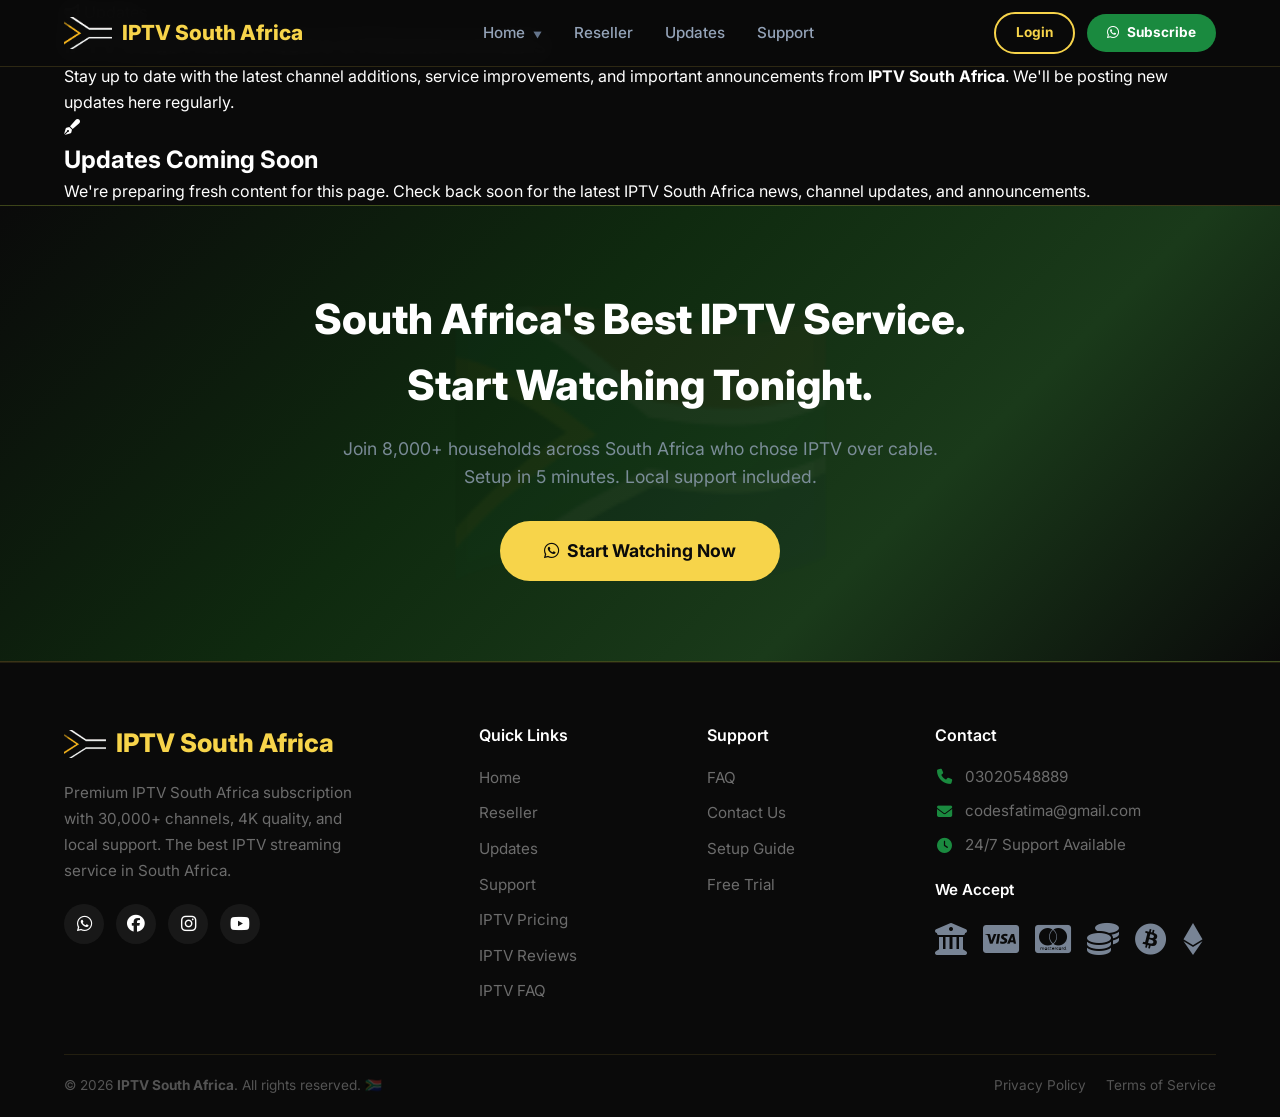
<file: updates.html>
<!DOCTYPE html>
<html lang="en">
<head>
    <meta charset="UTF-8" />
    <meta name="viewport" content="width=device-width, initial-scale=1.0" />
    <title>Updates — IPTV South Africa | Best IPTV Subscription from R170</title>
    <meta name="description" content="Latest updates, news, and announcements from IPTV South Africa. Stay informed about channel additions, features, and more." />
    <meta name="keywords" content="IPTV South Africa updates, IPTV news, IPTV announcements, IPTV South Africa" />
    <link rel="canonical" href="https://iptvsouthafricaofficial.co.za/updates" />
    <link rel="icon" type="image/png" href="Flag-South-Africa.png" />
    <link rel="apple-touch-icon" href="Flag-South-Africa.png" />
    <meta property="og:image" content="https://iptvsouthafricaofficial.co.za/Flag-South-Africa.png" />
    <meta name="twitter:image" content="https://iptvsouthafricaofficial.co.za/Flag-South-Africa.png" />
    <link rel="stylesheet" href="style.css" />
    <link rel="stylesheet" href="https://cdnjs.cloudflare.com/ajax/libs/font-awesome/6.5.0/css/all.min.css" />
    <link href="https://fonts.googleapis.com/css2?family=Inter:wght@400;500;600;700;800;900&display=swap" rel="stylesheet" />
</head>
<body>

    <!-- ================================================================
    HEADER
    ================================================================ -->
    <header class="header" id="header">
        <div class="container header__inner">
            <a href="https://iptvsouthafricaofficial.co.za/" class="logo">
                <img src="Flag-South-Africa.png" alt="IPTV South Africa Flag" class="logo-img">
                <span>IPTV South Africa</span>
            </a>

            <nav class="nav" id="mainNav">
                <ul class="nav__list">
                    <li class="dropdown">
                        <a href="https://iptvsouthafricaofficial.co.za/" class="nav__link">Home <span class="arrow">▼</span></a>
                        <ul class="dropdown-menu">
                            <li><a href="https://iptvsouthafricaofficial.co.za/#pricing">IPTV Pricing</a></li>
                            <li><a href="https://iptvsouthafricaofficial.co.za/#testimonials">IPTV Reviews</a></li>
                            <li><a href="https://iptvsouthafricaofficial.co.za/#faq">IPTV FAQ</a></li>
                        </ul>
                    </li>
                    <li><a href="https://iptvsouthafricaofficial.co.za/reseller" class="nav__link">Reseller</a></li>
                    <li><a href="https://iptvsouthafricaofficial.co.za/updates" class="nav__link active">Updates</a></li>
                    <li><a href="https://iptvsouthafricaofficial.co.za/support" class="nav__link">Support</a></li>
                </ul>
            </nav>

            <div class="header__actions">
                <a href="#" class="btn btn--yellow-outline btn--sm">Login</a>
                <a href="https://wa.me/923020548889" target="_blank" class="btn btn--green btn--sm"><i class="fab fa-whatsapp"></i> Subscribe</a>
            </div>

            <button class="hamburger" id="hamburger" aria-label="Toggle menu">
                <span></span><span></span><span></span>
            </button>
        </div>
    </header>

    <!-- ================================================================
    UPDATES HERO
    ================================================================ -->
    <section class="updates-hero">
        <div class="container">
            <div class="updates-hero__inner">
                <span class="updates-hero__tag"><i class="fas fa-bullhorn"></i> Updates</span>
                <h1 class="updates-hero__title">IPTV South Africa <span>News &amp; Announcements</span></h1>
                <p class="updates-hero__text">
                    Stay up to date with the latest channel additions, service improvements, and important announcements from <strong>IPTV South Africa</strong>. We'll be posting new updates here regularly.
                </p>
            </div>
        </div>
    </section>

    <!-- ================================================================
    UPDATES CONTENT AREA
    ================================================================ -->
    <section class="updates-content">
        <div class="container">
            <div class="updates-content__inner">
                <!-- 
                    ============================================================
                    ADD YOUR UPDATES / CONTENT HERE
                    ============================================================
                    This is an empty content area. Paste your blog posts, 
                    announcements, or any other updates inside this container.
                    
                    You can use the same blog-card structure from the blog page
                    or create your own layout. The styling will inherit from 
                    your existing style.css.
                -->
                <div class="updates-placeholder">
                    <i class="fas fa-pen-fancy"></i>
                    <h2>Updates Coming Soon</h2>
                    <p>We're preparing fresh content for this page. Check back soon for the latest IPTV South Africa news, channel updates, and announcements.</p>
                </div>
                <!-- END OF CONTENT AREA -->
            </div>
        </div>
    </section>

    <!-- ================================================================
    CTA BANNER
    ================================================================ -->
    <section class="cta">
        <div class="container">
            <h2>South Africa's Best IPTV Service.<br />Start Watching Tonight.</h2>
            <p>Join 8,000+ households across South Africa who chose IPTV over cable. Setup in 5 minutes. Local support included.</p>
            <a href="https://wa.me/923020548889" target="_blank" class="btn btn--yellow btn--large"><i class="fab fa-whatsapp"></i> Start Watching Now</a>
        </div>
    </section>

    <!-- ================================================================
    FOOTER
    ================================================================ -->
    <footer class="footer">
        <div class="container">
            <div class="footer__inner">
                <div class="footer__brand">
                    <a href="https://iptvsouthafricaofficial.co.za/" class="logo"><img src="Flag-South-Africa.png" alt="IPTV South Africa Flag" class="logo-img"><span>IPTV South Africa</span></a>
                    <p>Premium IPTV South Africa subscription with 30,000+ channels, 4K quality, and local support. The best IPTV streaming service in South Africa.</p>
                    <div class="footer__social">
                        <a href="https://wa.me/923020548889" target="_blank" aria-label="WhatsApp"><i class="fab fa-whatsapp"></i></a>
                        <a href="#" aria-label="Facebook"><i class="fab fa-facebook"></i></a>
                        <a href="#" aria-label="Instagram"><i class="fab fa-instagram"></i></a>
                        <a href="#" aria-label="YouTube"><i class="fab fa-youtube"></i></a>
                    </div>
                </div>
                <div class="footer__links"><h4>Quick Links</h4><ul><li><a href="https://iptvsouthafricaofficial.co.za/">Home</a></li><li><a href="https://iptvsouthafricaofficial.co.za/reseller">Reseller</a></li><li><a href="https://iptvsouthafricaofficial.co.za/updates">Updates</a></li><li><a href="https://iptvsouthafricaofficial.co.za/support">Support</a></li><li><a href="https://iptvsouthafricaofficial.co.za/#pricing">IPTV Pricing</a></li><li><a href="https://iptvsouthafricaofficial.co.za/#testimonials">IPTV Reviews</a></li><li><a href="https://iptvsouthafricaofficial.co.za/#faq">IPTV FAQ</a></li></ul></div>
                <div class="footer__links"><h4>Support</h4><ul><li><a href="https://iptvsouthafricaofficial.co.za/support#support-faq">FAQ</a></li><li><a href="https://iptvsouthafricaofficial.co.za/support#quick-contact">Contact Us</a></li><li><a href="https://iptvsouthafricaofficial.co.za/support#support-grid">Setup Guide</a></li><li><a href="https://iptvsouthafricaofficial.co.za/support#trial">Free Trial</a></li></ul></div>
                <div class="footer__contact">
                    <h4>Contact</h4>
                    <ul>
                        <li><i class="fas fa-phone"></i> 03020548889</li>
                        <li><i class="fas fa-envelope"></i> codesfatima@gmail.com</li>
                        <li><i class="fas fa-clock"></i> 24/7 Support Available</li>
                    </ul>
                    <div class="footer__payment">
                        <h4>We Accept</h4>
                        <div class="payment-icons">
                            <span><i class="fas fa-university" title="EFT"></i></span>
                            <span><i class="fab fa-cc-visa" title="Visa"></i></span>
                            <span><i class="fab fa-cc-mastercard" title="Mastercard"></i></span>
                            <span><i class="fas fa-coins" title="Revolut"></i></span>
                            <span><i class="fab fa-bitcoin" title="Bitcoin"></i></span>
                            <span><i class="fab fa-ethereum" title="Ethereum"></i></span>
                        </div>
                    </div>
                </div>
            </div>
            <div class="footer__bottom">
                <p>&copy; 2026 <strong>IPTV South Africa</strong>. All rights reserved. 🇿🇦</p>
                <div class="footer__bottom-links"><a href="#">Privacy Policy</a><a href="#">Terms of Service</a></div>
            </div>
        </div>
    </footer>

    <script src="script.js"></script>
</body>
</html>
</file>
<file: style.css>
/* ================================================================
   RESET & BASE - Black / Green / Yellow Theme
   ================================================================ */
* {
    margin: 0;
    padding: 0;
    box-sizing: border-box;
}

html {
    scroll-behavior: smooth;
}

body {
    font-family: 'Inter', -apple-system, BlinkMacSystemFont, sans-serif;
    color: #ffffff;
    background: #0a0a0a;
    line-height: 1.6;
}

.container {
    max-width: 1200px;
    margin: 0 auto;
    padding: 0 24px;
}

a {
    text-decoration: none;
    color: inherit;
}

img {
    max-width: 100%;
    height: auto;
}

/* ================================================================
   LOGO IMAGE
   ================================================================ */
.logo .logo-img {
    height: 32px;
    width: auto;
    display: block;
    border-radius: 4px;
    object-fit: contain;
}

.footer__brand .logo .logo-img {
    height: 28px;
}

@media (max-width: 768px) {
    .logo .logo-img {
        height: 28px;
    }
    .footer__brand .logo .logo-img {
        height: 24px;
    }
}

@media (max-width: 576px) {
    .logo .logo-img {
        height: 24px;
    }
    .footer__brand .logo .logo-img {
        height: 22px;
    }
}

/* ================================================================
   BUTTONS - Green & Yellow Theme
   ================================================================ */
.btn {
    display: inline-flex;
    align-items: center;
    justify-content: center;
    gap: 8px;
    padding: 14px 32px;
    border-radius: 50px;
    font-weight: 700;
    font-size: 1rem;
    transition: all 0.3s ease;
    cursor: pointer;
    border: none;
    text-decoration: none;
}

.btn--green {
    background: #1a8a3f;
    color: #fff;
}

.btn--green:hover {
    background: #0f6b2f;
    transform: translateY(-2px);
    box-shadow: 0 8px 30px rgba(26, 138, 63, 0.4);
}

.btn--yellow-outline {
    background: transparent;
    color: #f7d44a;
    border: 2px solid #f7d44a;
}

.btn--yellow-outline:hover {
    background: #f7d44a;
    color: #0a0a0a;
    transform: translateY(-2px);
}

.btn--yellow {
    background: #f7d44a;
    color: #0a0a0a;
}

.btn--yellow:hover {
    background: #e6c03a;
    transform: translateY(-2px);
    box-shadow: 0 8px 30px rgba(247, 212, 74, 0.3);
}

.btn--green-outline {
    background: transparent;
    color: #1a8a3f;
    border: 2px solid #1a8a3f;
}

.btn--green-outline:hover {
    background: #1a8a3f;
    color: #fff;
    transform: translateY(-2px);
}

.btn--large {
    padding: 18px 44px;
    font-size: 1.1rem;
}

.btn--sm {
    padding: 8px 20px;
    font-size: 0.85rem;
}

.btn--full {
    width: 100%;
    justify-content: center;
}

/* ================================================================
   SECTION HEADERS
   ================================================================ */
.section-header {
    text-align: center;
    max-width: 700px;
    margin: 0 auto 50px;
}

.section-tag {
    display: inline-block;
    background: rgba(247, 212, 74, 0.15);
    color: #f7d44a;
    padding: 4px 16px;
    border-radius: 50px;
    font-size: 0.7rem;
    font-weight: 700;
    text-transform: uppercase;
    letter-spacing: 1.5px;
    margin-bottom: 12px;
}

.section-title {
    font-size: 2.6rem;
    font-weight: 800;
    line-height: 1.2;
    margin-bottom: 12px;
    color: #ffffff;
}

.section-title span {
    color: #f7d44a;
}

.section-subtitle {
    font-size: 1.1rem;
    color: #94a3b8;
    line-height: 1.6;
}

/* ================================================================
   HEADER
   ================================================================ */
.header {
    position: fixed;
    top: 0;
    left: 0;
    width: 100%;
    background: rgba(10, 10, 10, 0.97);
    backdrop-filter: blur(12px);
    border-bottom: 1px solid rgba(247, 212, 74, 0.15);
    z-index: 1000;
    padding: 12px 0;
}

.header__inner {
    display: flex;
    justify-content: space-between;
    align-items: center;
}

.logo {
    display: flex;
    align-items: center;
    gap: 10px;
    font-size: 1.3rem;
    font-weight: 800;
    color: #ffffff;
}

.logo .flag-icon {
    font-size: 1.6rem;
}

.logo span {
    color: #f7d44a;
}

.nav__list {
    display: flex;
    list-style: none;
    gap: 32px;
    align-items: center;
}

.nav__link {
    font-weight: 500;
    font-size: 0.95rem;
    color: #94a3b8;
    transition: color 0.3s ease;
    position: relative;
}

.nav__link:hover {
    color: #f7d44a;
}

.nav__link.active {
    color: #f7d44a;
    font-weight: 600;
}

.nav__link.active::after {
    content: '';
    position: absolute;
    bottom: -4px;
    left: 0;
    width: 100%;
    height: 2px;
    background: #f7d44a;
    border-radius: 2px;
}

.header__actions {
    display: flex;
    align-items: center;
    gap: 12px;
}

.hamburger {
    display: none;
    flex-direction: column;
    gap: 5px;
    background: none;
    border: none;
    cursor: pointer;
    padding: 5px;
}

.hamburger span {
    display: block;
    width: 26px;
    height: 3px;
    background: #ffffff;
    border-radius: 3px;
    transition: all 0.3s ease;
}

.hamburger.active span:nth-child(1) {
    transform: rotate(45deg) translate(5px, 5px);
}
.hamburger.active span:nth-child(2) {
    opacity: 0;
}
.hamburger.active span:nth-child(3) {
    transform: rotate(-45deg) translate(5px, -5px);
}

/* ================================================================
   DROPDOWN MENU - NO SLIDER ANIMATION
   ================================================================ */
.nav__list .dropdown {
    position: relative;
}

.nav__list .dropdown-menu {
    display: none;
    position: absolute;
    top: 100%;
    left: 0;
    background: #141414;
    border: 1px solid rgba(247, 212, 74, 0.15);
    border-radius: 8px;
    padding: 8px 0;
    min-width: 180px;
    z-index: 100;
    box-shadow: 0 20px 40px rgba(0, 0, 0, 0.8);
    transition: none !important;
    animation: none !important;
}

.nav__list .dropdown-menu li {
    list-style: none;
    padding: 0;
}

.nav__list .dropdown-menu li a {
    display: block;
    padding: 8px 20px;
    color: #94a3b8;
    font-size: 0.9rem;
    transition: color 0.3s ease;
}

.nav__list .dropdown-menu li a:hover {
    color: #f7d44a;
    background: rgba(247, 212, 74, 0.05);
}

.nav__list .dropdown > a .arrow {
    font-size: 0.55rem;
    margin-left: 4px;
    color: #64748b;
}

@media (min-width: 769px) {
    .nav__list .dropdown:hover .dropdown-menu {
        display: block !important;
    }
}

@media (max-width: 768px) {
    .nav__list .dropdown-menu {
        display: none;
        position: static;
        background: transparent;
        border: none;
        box-shadow: none;
        padding-left: 20px;
        width: 100%;
        transition: none !important;
        animation: none !important;
    }
    
    .nav__list .dropdown.open .dropdown-menu {
        display: block !important;
    }
    
    .dropdown-menu li {
        padding: 4px 0;
    }
    
    .dropdown-menu li a {
        font-size: 0.9rem !important;
        padding: 6px 20px !important;
    }
}

/* ================================================================
   HERO
   ================================================================ */
.hero {
    padding: 140px 0 60px;
    background: #0a0a0a;
    position: relative;
    overflow: hidden;
}

.hero::before {
    content: '';
    position: absolute;
    top: -30%;
    right: -15%;
    width: 600px;
    height: 600px;
    background: radial-gradient(circle, rgba(26, 138, 63, 0.08) 0%, transparent 70%);
    border-radius: 50%;
    pointer-events: none;
}

.hero::after {
    content: '';
    position: absolute;
    bottom: -25%;
    left: -10%;
    width: 500px;
    height: 500px;
    background: radial-gradient(circle, rgba(247, 212, 74, 0.04) 0%, transparent 70%);
    border-radius: 50%;
    pointer-events: none;
}

.hero__inner {
    display: grid;
    grid-template-columns: 1fr 1fr;
    gap: 60px;
    align-items: start;
    position: relative;
    z-index: 1;
}

.hero__content {
    display: flex;
    flex-direction: column;
    gap: 20px;
}

.hero__badge {
    display: inline-flex;
    align-items: center;
    gap: 10px;
    background: rgba(247, 212, 74, 0.12);
    border: 1px solid rgba(247, 212, 74, 0.2);
    padding: 8px 20px;
    border-radius: 50px;
    font-size: 0.85rem;
    color: #f7d44a;
    width: fit-content;
}

.hero__badge .live {
    display: inline-block;
    width: 8px;
    height: 8px;
    background: #1a8a3f;
    border-radius: 50%;
    animation: pulse 1.5s ease-in-out infinite;
}

@keyframes pulse {
    0%,
    100% {
        opacity: 1;
        transform: scale(1);
    }
    50% {
        opacity: 0.4;
        transform: scale(0.7);
    }
}

.hero__badge .sa-flag-small {
    font-size: 1.1rem;
}

.hero__title {
    font-size: 3.8rem;
    font-weight: 900;
    line-height: 1.1;
    color: #ffffff;
}

.hero__title .highlight-green {
    color: #1a8a3f;
}

.hero__title .highlight-yellow {
    color: #f7d44a;
}

.hero__title .flag {
    font-size: 1.8rem;
}

.hero__text {
    font-size: 1.15rem;
    color: #94a3b8;
    max-width: 520px;
    line-height: 1.7;
}

.hero__text strong {
    color: #f7d44a;
}

.hero__buttons {
    display: flex;
    gap: 14px;
    flex-wrap: wrap;
}

.hero__trust {
    display: flex;
    gap: 16px;
    flex-wrap: wrap;
    padding-top: 4px;
}

.hero__trust .trust-item {
    display: flex;
    align-items: center;
    gap: 8px;
    font-size: 0.85rem;
    font-weight: 500;
    color: #94a3b8;
    background: rgba(255, 255, 255, 0.05);
    padding: 6px 16px 6px 12px;
    border-radius: 50px;
    border: 1px solid rgba(255, 255, 255, 0.06);
}

.hero__trust .trust-item i {
    font-size: 0.9rem;
    color: #1a8a3f;
}

.hero__stats {
    display: grid;
    grid-template-columns: repeat(4, 1fr);
    gap: 16px;
    background: rgba(255, 255, 255, 0.04);
    backdrop-filter: blur(10px);
    border: 1px solid rgba(255, 255, 255, 0.06);
    border-radius: 16px;
    padding: 24px 20px;
}

.stat-item {
    text-align: center;
}

.stat-item .number {
    display: block;
    font-size: 2.4rem;
    font-weight: 800;
    color: #1a8a3f;
}

.stat-item .label {
    font-size: 0.85rem;
    color: #94a3b8;
}

.hero__trust-card {
    grid-column: 1 / -1;
    margin-top: 30px;
    background: rgba(255, 255, 255, 0.03);
    border: 1px solid rgba(247, 212, 74, 0.2);
    border-radius: 16px;
    padding: 28px 36px;
    text-align: center;
    transition: all 0.3s ease;
    display: flex;
    align-items: center;
    gap: 24px;
    flex-wrap: wrap;
    justify-content: center;
}

.hero__trust-card:hover {
    border-color: #f7d44a;
    box-shadow: 0 8px 32px rgba(247, 212, 74, 0.08);
}

.hero__trust-card .trust-badge-icon {
    font-size: 2.6rem;
    color: #1a8a3f;
    flex-shrink: 0;
}

.hero__trust-card .trust-badge-text {
    font-size: 1rem;
    color: #94a3b8;
    line-height: 1.7;
    max-width: 800px;
    margin: 0;
    text-align: left;
    flex: 1;
}

.hero__trust-card .trust-badge-text strong {
    color: #f7d44a;
}

.hero__trust-card .trust-badge-check {
    display: inline-flex;
    align-items: center;
    gap: 6px;
    color: #1a8a3f;
    font-size: 0.85rem;
    font-weight: 600;
    background: rgba(26, 138, 63, 0.1);
    padding: 4px 14px;
    border-radius: 50px;
    border: 1px solid rgba(26, 138, 63, 0.15);
    flex-shrink: 0;
}

.hero__trust-card .trust-badge-check i {
    font-size: 0.8rem;
}

.hero__cities {
    grid-column: 1 / -1;
    margin-top: 24px;
    text-align: center;
}

.hero__cities .cities-title {
    font-size: 0.85rem;
    font-weight: 600;
    color: #64748b;
    margin-bottom: 16px;
    letter-spacing: 0.5px;
    text-transform: uppercase;
}

.hero__cities .cities-title i {
    color: #f7d44a;
    margin-right: 6px;
}

.hero__cities .cities-grid {
    display: flex;
    justify-content: center;
    align-items: center;
    gap: 12px;
    flex-wrap: wrap;
}

.hero__cities .city-item {
    display: flex;
    align-items: center;
    gap: 8px;
    font-size: 0.85rem;
    font-weight: 500;
    color: #94a3b8;
    padding: 6px 18px;
    background: rgba(255, 255, 255, 0.04);
    border-radius: 50px;
    border: 1px solid rgba(255, 255, 255, 0.06);
    transition: all 0.3s ease;
}

.hero__cities .city-item:hover {
    border-color: #f7d44a;
    color: #ffffff;
    background: rgba(247, 212, 74, 0.08);
}

.hero__cities .city-item i {
    font-size: 1rem;
    color: #1a8a3f;
}

/* ================================================================
   WHAT'S INCLUDED
   ================================================================ */
.included {
    padding: 60px 0 80px;
    background: #0f0f0f;
    border-top: 1px solid rgba(247, 212, 74, 0.1);
    border-bottom: 1px solid rgba(247, 212, 74, 0.1);
}

.included__grid {
    display: grid;
    grid-template-columns: repeat(4, 1fr);
    gap: 20px;
    max-width: 900px;
    margin: 0 auto;
}

.included__item {
    background: rgba(255, 255, 255, 0.04);
    padding: 24px 16px;
    border-radius: 12px;
    text-align: center;
    transition: all 0.3s ease;
    border: 1px solid rgba(255, 255, 255, 0.06);
}

.included__item:hover {
    transform: translateY(-4px);
    border-color: #1a8a3f;
    box-shadow: 0 8px 24px rgba(0, 0, 0, 0.3);
    background: rgba(255, 255, 255, 0.06);
}

.included__item i {
    font-size: 2.2rem;
    display: block;
    margin-bottom: 8px;
    color: #f7d44a;
}

.included__item span {
    font-weight: 600;
    font-size: 0.9rem;
    display: block;
    color: #ffffff;
}

.included__item small {
    font-size: 0.75rem;
    color: #64748b;
    display: block;
    margin-top: 2px;
}

/* ================================================================
   BEST IPTV
   ================================================================ */
.best-iptv {
    padding: 60px 0 80px;
    background: #0a0a0a;
    border-top: 1px solid rgba(247, 212, 74, 0.1);
}

.best-iptv__inner {
    max-width: 900px;
    margin: 0 auto;
    text-align: center;
}

.best-iptv__title {
    font-size: 2.6rem;
    font-weight: 800;
    margin-bottom: 16px;
    color: #ffffff;
}

.best-iptv__title span {
    color: #f7d44a;
}

.best-iptv__text {
    font-size: 1.1rem;
    color: #94a3b8;
    line-height: 1.8;
    max-width: 750px;
    margin: 0 auto 40px;
}

.best-iptv__text strong {
    color: #f7d44a;
}

.best-iptv__grid {
    display: grid;
    grid-template-columns: repeat(2, 1fr);
    gap: 24px;
    max-width: 800px;
    margin: 0 auto 40px;
}

.best-iptv__item {
    background: rgba(255, 255, 255, 0.04);
    border: 1px solid rgba(255, 255, 255, 0.06);
    border-radius: 16px;
    padding: 28px 24px;
    text-align: center;
    transition: all 0.3s ease;
}

.best-iptv__item:hover {
    transform: translateY(-4px);
    border-color: #f7d44a;
    box-shadow: 0 8px 24px rgba(247, 212, 74, 0.06);
    background: rgba(255, 255, 255, 0.06);
}

.best-iptv__item .item-icon {
    font-size: 2.6rem;
    color: #f7d44a;
    display: block;
    margin-bottom: 12px;
}

.best-iptv__item h3 {
    font-size: 1.1rem;
    font-weight: 700;
    margin-bottom: 6px;
    color: #ffffff;
}

.best-iptv__item p {
    font-size: 0.95rem;
    color: #94a3b8;
    line-height: 1.6;
}

.best-iptv__item--sports {
    grid-column: 1 / -1;
    max-width: 700px;
    margin: 0 auto;
}

.badges-container {
    display: flex;
    flex-wrap: wrap;
    justify-content: center;
    gap: 10px;
    margin-top: 16px;
}

.badge-item {
    display: inline-flex;
    align-items: center;
    gap: 6px;
    background: rgba(247, 212, 74, 0.12);
    border: 1px solid rgba(247, 212, 74, 0.2);
    color: #f7d44a;
    padding: 6px 16px;
    border-radius: 50px;
    font-size: 0.8rem;
    font-weight: 600;
    transition: all 0.3s ease;
}

.badge-item:hover {
    background: #f7d44a;
    color: #0a0a0a;
    transform: translateY(-2px);
    box-shadow: 0 4px 16px rgba(247, 212, 74, 0.3);
}

.badge-item i {
    font-size: 0.85rem;
}

.best-iptv__cta {
    margin-top: 10px;
}

/* ================================================================
   PRICING
   ================================================================ */
.pricing {
    padding: 80px 0 60px;
    background: #0f0f0f;
    border-top: 1px solid rgba(247, 212, 74, 0.1);
}

.pricing__grid {
    display: grid;
    grid-template-columns: repeat(4, 1fr);
    gap: 24px;
}

.pricing__card {
    background: rgba(255, 255, 255, 0.04);
    border-radius: 16px;
    padding: 28px 20px;
    text-align: center;
    transition: all 0.3s ease;
    border: 2px solid rgba(255, 255, 255, 0.06);
    position: relative;
    display: flex;
    flex-direction: column;
}

.pricing__card:hover {
    transform: translateY(-6px);
    box-shadow: 0 12px 40px rgba(0, 0, 0, 0.4);
    border-color: #1a8a3f;
}

.pricing__card--popular {
    border-color: #f7d44a;
    box-shadow: 0 4px 24px rgba(247, 212, 74, 0.15);
}

.pricing__card--popular:hover {
    box-shadow: 0 12px 48px rgba(247, 212, 74, 0.25);
}

.popular__badge {
    position: absolute;
    top: -12px;
    left: 50%;
    transform: translateX(-50%);
    background: #f7d44a;
    color: #0a0a0a;
    padding: 4px 20px;
    border-radius: 50px;
    font-size: 0.7rem;
    font-weight: 700;
    text-transform: uppercase;
    letter-spacing: 0.5px;
}

.pricing__name {
    font-size: 1.1rem;
    font-weight: 700;
    margin-bottom: 4px;
    color: #ffffff;
}

.pricing__price {
    font-size: 2.4rem;
    font-weight: 800;
    line-height: 1.1;
    color: #f7d44a;
}

.pricing__price span {
    font-size: 0.85rem;
    font-weight: 400;
    color: #64748b;
    display: block;
}

.pricing__savings {
    display: inline-block;
    background: rgba(26, 138, 63, 0.15);
    color: #1a8a3f;
    font-size: 0.75rem;
    font-weight: 600;
    padding: 2px 14px;
    border-radius: 50px;
    margin: 6px 0 12px;
}

.pricing__features {
    list-style: none;
    padding: 0;
    margin: 0 0 20px;
    text-align: left;
    flex-grow: 1;
}

.pricing__features li {
    padding: 6px 0;
    border-bottom: 1px solid rgba(255, 255, 255, 0.06);
    display: flex;
    align-items: center;
    gap: 10px;
    font-size: 0.88rem;
    color: #94a3b8;
}

.pricing__features li:last-child {
    border-bottom: none;
}

.pricing__features li i {
    width: 16px;
    text-align: center;
    font-size: 0.8rem;
    color: #1a8a3f;
}

.pricing__trust {
    text-align: center;
    margin-top: 40px;
    color: #64748b;
    font-size: 0.85rem;
}

.pricing__trust i {
    color: #1a8a3f;
    margin-right: 6px;
}

/* ================================================================
   DEVICES
   ================================================================ */
.devices {
    padding: 80px 0;
    background: #0a0a0a;
    border-top: 1px solid rgba(247, 212, 74, 0.1);
    border-bottom: 1px solid rgba(247, 212, 74, 0.1);
}

.devices__inner {
    max-width: 1000px;
    margin: 0 auto;
    text-align: center;
}

.devices__title {
    font-size: 2.6rem;
    font-weight: 800;
    margin-bottom: 16px;
    color: #ffffff;
}

.devices__title span {
    color: #f7d44a;
}

.devices__text {
    font-size: 1.1rem;
    color: #94a3b8;
    line-height: 1.8;
    max-width: 850px;
    margin: 0 auto 40px;
}

.devices__text strong {
    color: #f7d44a;
}

.devices__grid {
    display: grid;
    grid-template-columns: repeat(4, 1fr);
    gap: 24px;
}

.device__card {
    background: rgba(255, 255, 255, 0.04);
    border: 1px solid rgba(255, 255, 255, 0.06);
    border-radius: 16px;
    padding: 28px 16px;
    text-align: center;
    transition: all 0.3s ease;
}

.device__card:hover {
    transform: translateY(-4px);
    border-color: #1a8a3f;
    box-shadow: 0 8px 24px rgba(26, 138, 63, 0.06);
    background: rgba(255, 255, 255, 0.06);
}

.device__card .device-icon {
    font-size: 2.6rem;
    color: #f7d44a;
    display: block;
    margin-bottom: 12px;
}

.device__card h4 {
    font-size: 1rem;
    font-weight: 700;
    margin-bottom: 4px;
    color: #ffffff;
}

.device__card p {
    font-size: 0.85rem;
    color: #94a3b8;
    line-height: 1.5;
}

/* ================================================================
   FEATURES
   ================================================================ */
.features {
    padding: 80px 0;
    background: #0f0f0f;
    border-top: 1px solid rgba(247, 212, 74, 0.1);
}

.features__grid {
    display: grid;
    grid-template-columns: repeat(4, 1fr);
    gap: 24px;
}

.feature__card {
    background: rgba(255, 255, 255, 0.04);
    padding: 30px 24px;
    border-radius: 16px;
    text-align: center;
    transition: all 0.3s ease;
    border: 1px solid rgba(255, 255, 255, 0.06);
}

.feature__card:hover {
    transform: translateY(-6px);
    box-shadow: 0 12px 40px rgba(0, 0, 0, 0.4);
    border-color: #f7d44a;
    background: rgba(255, 255, 255, 0.06);
}

.feature__icon {
    width: 64px;
    height: 64px;
    border-radius: 50%;
    display: flex;
    align-items: center;
    justify-content: center;
    margin: 0 auto 16px;
    font-size: 1.8rem;
    transition: all 0.3s ease;
    background: rgba(247, 212, 74, 0.12);
    color: #f7d44a;
}

.feature__card:hover .feature__icon {
    background: #f7d44a;
    color: #0a0a0a;
}

.feature__card h3 {
    font-size: 1.05rem;
    margin-bottom: 8px;
    color: #ffffff;
}

.feature__card p {
    color: #94a3b8;
    font-size: 0.9rem;
    line-height: 1.6;
}

/* ================================================================
   PAYMENTS
   ================================================================ */
.payments {
    padding: 80px 0;
    background: #0a0a0a;
    border-top: 1px solid rgba(247, 212, 74, 0.1);
    border-bottom: 1px solid rgba(247, 212, 74, 0.1);
}

.payments__inner {
    max-width: 900px;
    margin: 0 auto;
    text-align: center;
}

.payments__title {
    font-size: 2.4rem;
    font-weight: 800;
    margin-bottom: 12px;
    color: #ffffff;
}

.payments__title span {
    color: #f7d44a;
}

.payments__sub {
    font-size: 1.1rem;
    color: #94a3b8;
    margin-bottom: 40px;
}

.payments__grid {
    display: grid;
    grid-template-columns: repeat(4, 1fr);
    gap: 24px;
    max-width: 800px;
    margin: 0 auto 40px;
}

.payment__method {
    background: rgba(255, 255, 255, 0.04);
    border: 1px solid rgba(255, 255, 255, 0.06);
    border-radius: 16px;
    padding: 24px 16px;
    text-align: center;
    transition: all 0.3s ease;
}

.payment__method:hover {
    transform: translateY(-4px);
    border-color: #1a8a3f;
    box-shadow: 0 8px 24px rgba(26, 138, 63, 0.06);
    background: rgba(255, 255, 255, 0.06);
}

.payment__method .pay-icon {
    font-size: 2.6rem;
    color: #f7d44a;
    display: block;
    margin-bottom: 10px;
}

.payment__method h4 {
    font-size: 1rem;
    font-weight: 700;
    color: #ffffff;
}

.payment__method p {
    font-size: 0.85rem;
    color: #64748b;
}

.payments__trust {
    display: flex;
    justify-content: center;
    gap: 30px;
    flex-wrap: wrap;
    padding: 20px;
    background: rgba(255, 255, 255, 0.03);
    border: 1px solid rgba(26, 138, 63, 0.15);
    border-radius: 16px;
    max-width: 700px;
    margin: 0 auto;
}

.payments__trust .trust-badge {
    display: flex;
    align-items: center;
    gap: 10px;
    color: #94a3b8;
    font-size: 0.9rem;
    font-weight: 500;
}

.payments__trust .trust-badge i {
    color: #1a8a3f;
    font-size: 1.2rem;
}

.payments__trust .trust-badge strong {
    color: #ffffff;
}

/* ================================================================
   STEPS
   ================================================================ */
.steps {
    padding: 80px 0;
    background: #0f0f0f;
}

.steps__grid {
    display: grid;
    grid-template-columns: repeat(3, 1fr);
    gap: 40px;
    max-width: 900px;
    margin: 0 auto;
}

.step__card {
    text-align: center;
}

.step__number {
    width: 56px;
    height: 56px;
    border-radius: 50%;
    display: flex;
    align-items: center;
    justify-content: center;
    font-size: 1.4rem;
    font-weight: 800;
    margin: 0 auto 16px;
    color: #0a0a0a;
    background: #f7d44a;
}

.step__card h3 {
    font-size: 1.1rem;
    margin-bottom: 6px;
    color: #ffffff;
}

.step__card p {
    color: #94a3b8;
    font-size: 0.95rem;
}

/* ================================================================
   TESTIMONIALS
   ================================================================ */
.testimonials {
    padding: 80px 0;
    background: #0a0a0a;
}

.testimonials__grid {
    display: grid;
    grid-template-columns: repeat(3, 1fr);
    gap: 30px;
}

.testimonial__card {
    background: rgba(255, 255, 255, 0.04);
    padding: 28px 24px;
    border-radius: 16px;
    transition: all 0.3s ease;
    border: 1px solid rgba(255, 255, 255, 0.06);
}

.testimonial__card:hover {
    transform: translateY(-4px);
    box-shadow: 0 12px 40px rgba(0, 0, 0, 0.4);
    border-color: #f7d44a;
}

.testimonial__stars {
    color: #f7d44a;
    margin-bottom: 12px;
    font-size: 0.9rem;
    letter-spacing: 2px;
}

.testimonial__text {
    font-size: 0.95rem;
    line-height: 1.7;
    color: #94a3b8;
    font-style: italic;
    margin-bottom: 14px;
}

.testimonial__author strong {
    color: #ffffff;
    font-weight: 700;
}

.testimonial__author span {
    font-size: 0.8rem;
    color: #64748b;
    display: block;
    margin-top: 2px;
}

/* ================================================================
   FAQ
   ================================================================ */
.faq {
    padding: 80px 0;
    background: #0f0f0f;
}

.faq__grid {
    max-width: 800px;
    margin: 0 auto;
}

.faq__item {
    border-bottom: 1px solid rgba(255, 255, 255, 0.06);
    padding: 4px 0;
}

.faq__question {
    width: 100%;
    display: flex;
    justify-content: space-between;
    align-items: center;
    padding: 18px 0;
    background: none;
    border: none;
    cursor: pointer;
    font-size: 1.05rem;
    font-weight: 600;
    color: #ffffff;
    text-align: left;
    transition: color 0.3s ease;
    font-family: inherit;
}

.faq__question:hover {
    color: #f7d44a;
}

.faq__question i {
    font-size: 1rem;
    color: #64748b;
    transition: transform 0.3s ease;
    flex-shrink: 0;
    margin-left: 16px;
}

.faq__question[aria-expanded="true"] i {
    transform: rotate(180deg);
    color: #f7d44a;
}

.faq__answer {
    max-height: 0;
    overflow: hidden;
    transition: max-height 0.4s ease;
}

.faq__answer p {
    color: #94a3b8;
    line-height: 1.7;
    padding-bottom: 20px;
    margin: 0;
}

.faq__answer.open {
    max-height: 400px;
}

/* ================================================================
   CTA
   ================================================================ */
.cta {
    padding: 80px 0;
    background: linear-gradient(135deg, #0a0a0a 0%, #0f2a0f 40%, #1a3a1a 70%, #0a0a0a 100%);
    color: #fff;
    text-align: center;
    position: relative;
    overflow: hidden;
    border-top: 1px solid rgba(247, 212, 74, 0.2);
    border-bottom: 1px solid rgba(247, 212, 74, 0.2);
}

.cta::before {
    content: '🇿🇦';
    position: absolute;
    top: 50%;
    left: 50%;
    transform: translate(-50%, -50%);
    font-size: 20rem;
    opacity: 0.03;
    pointer-events: none;
}

.cta h2 {
    font-size: 2.6rem;
    font-weight: 800;
    margin-bottom: 16px;
    position: relative;
    z-index: 1;
}

.cta p {
    font-size: 1.1rem;
    opacity: 0.8;
    max-width: 600px;
    margin: 0 auto 30px;
    position: relative;
    z-index: 1;
    color: #94a3b8;
}

.cta .btn--yellow {
    font-size: 1.1rem;
    padding: 16px 44px;
    position: relative;
    z-index: 1;
}

.cta .btn--yellow:hover {
    transform: translateY(-3px);
    box-shadow: 0 12px 40px rgba(247, 212, 74, 0.25);
}

/* ================================================================
   FOOTER
   ================================================================ */
.footer {
    background: #0a0a0a;
    color: #fff;
    padding: 60px 0 20px;
    border-top: 1px solid rgba(247, 212, 74, 0.1);
}

.footer__inner {
    display: grid;
    grid-template-columns: 2fr 1fr 1fr 1.5fr;
    gap: 40px;
    padding-bottom: 40px;
    border-bottom: 1px solid rgba(247, 212, 74, 0.1);
}

.footer__brand .logo {
    color: #fff;
    font-size: 1.6rem;
    margin-bottom: 16px;
    display: inline-flex;
}

.footer__brand .logo .flag-icon {
    font-size: 1.6rem;
}

.footer__brand p {
    color: rgba(255, 255, 255, 0.4);
    line-height: 1.7;
    max-width: 300px;
    margin-bottom: 20px;
    font-size: 0.95rem;
}

.footer__social {
    display: flex;
    gap: 12px;
}

.footer__social a {
    width: 40px;
    height: 40px;
    background: rgba(255, 255, 255, 0.06);
    border-radius: 50%;
    display: flex;
    align-items: center;
    justify-content: center;
    color: #fff;
    font-size: 1.1rem;
    transition: all 0.3s ease;
}

.footer__social a:hover {
    background: #1a8a3f;
    transform: translateY(-3px);
}

.footer__links h4,
.footer__contact h4 {
    color: #fff;
    font-size: 1rem;
    margin-bottom: 16px;
    font-weight: 600;
}

.footer__links ul,
.footer__contact ul {
    list-style: none;
    padding: 0;
    margin: 0;
}

.footer__links ul li,
.footer__contact ul li {
    margin-bottom: 10px;
}

.footer__links ul li a {
    color: rgba(255, 255, 255, 0.4);
    transition: color 0.3s ease;
    font-size: 0.95rem;
}

.footer__links ul li a:hover {
    color: #f7d44a;
}

.footer__contact ul li {
    color: rgba(255, 255, 255, 0.4);
    display: flex;
    align-items: center;
    gap: 10px;
    font-size: 0.95rem;
}

.footer__contact ul li i {
    color: #1a8a3f;
    width: 20px;
    text-align: center;
}

.footer__payment {
    margin-top: 20px;
}

.footer__payment h4 {
    color: #fff;
    font-size: 0.95rem;
    margin-bottom: 12px;
    font-weight: 600;
}

.footer__payment .payment-icons {
    display: flex;
    gap: 16px;
    flex-wrap: wrap;
    align-items: center;
}

.footer__payment .payment-icons span {
    font-size: 2rem;
    color: #94a3b8;
    transition: color 0.3s ease;
    opacity: 0.8;
}

.footer__payment .payment-icons span:hover {
    color: #f7d44a;
    opacity: 1;
}

.footer__bottom {
    padding-top: 20px;
    display: flex;
    justify-content: space-between;
    align-items: center;
    flex-wrap: wrap;
    gap: 12px;
}

.footer__bottom p {
    color: rgba(255, 255, 255, 0.3);
    font-size: 0.85rem;
}

.footer__bottom-links {
    display: flex;
    gap: 20px;
}

.footer__bottom-links a {
    color: rgba(255, 255, 255, 0.3);
    font-size: 0.85rem;
    transition: color 0.3s ease;
}

.footer__bottom-links a:hover {
    color: #f7d44a;
}

/* ================================================================
   RESELLER PAGE SPECIFIC STYLES
   ================================================================ */

.hero-reseller {
    padding: 140px 0 80px;
    background: #0a0a0a;
    position: relative;
    overflow: hidden;
    border-bottom: 1px solid rgba(247, 212, 74, 0.1);
}

.hero-reseller::before {
    content: '';
    position: absolute;
    top: -30%;
    right: -15%;
    width: 600px;
    height: 600px;
    background: radial-gradient(circle, rgba(247, 212, 74, 0.06) 0%, transparent 70%);
    border-radius: 50%;
    pointer-events: none;
}

.hero-reseller__inner {
    display: grid;
    grid-template-columns: 1fr 1fr;
    gap: 60px;
    align-items: center;
    position: relative;
    z-index: 1;
}

.hero-reseller__content {
    display: flex;
    flex-direction: column;
    gap: 20px;
}

.hero-reseller__badge {
    display: inline-flex;
    align-items: center;
    gap: 10px;
    background: rgba(247, 212, 74, 0.12);
    border: 1px solid rgba(247, 212, 74, 0.2);
    padding: 8px 20px;
    border-radius: 50px;
    font-size: 0.85rem;
    color: #f7d44a;
    width: fit-content;
}

.hero-reseller__badge .live {
    display: inline-block;
    width: 8px;
    height: 8px;
    background: #1a8a3f;
    border-radius: 50%;
    animation: pulse 1.5s ease-in-out infinite;
}

.hero-reseller__title {
    font-size: 3.5rem;
    font-weight: 900;
    line-height: 1.1;
    color: #ffffff;
}

.hero-reseller__title .highlight-yellow {
    color: #f7d44a;
}

.hero-reseller__title .highlight-green {
    color: #1a8a3f;
}

.hero-reseller__text {
    font-size: 1.15rem;
    color: #94a3b8;
    line-height: 1.7;
}

.hero-reseller__text strong {
    color: #f7d44a;
}

.hero-reseller__stats {
    display: grid;
    grid-template-columns: repeat(3, 1fr);
    gap: 16px;
    background: rgba(255, 255, 255, 0.04);
    backdrop-filter: blur(10px);
    border: 1px solid rgba(255, 255, 255, 0.06);
    border-radius: 16px;
    padding: 24px 20px;
    margin-top: 10px;
}

.hero-reseller__buttons {
    display: flex;
    gap: 14px;
    flex-wrap: wrap;
}

.why-reseller {
    padding: 80px 0;
    background: #0f0f0f;
    border-bottom: 1px solid rgba(247, 212, 74, 0.1);
}

.why-reseller__grid {
    display: grid;
    grid-template-columns: repeat(3, 1fr);
    gap: 30px;
    margin-top: 20px;
}

.why-reseller__card {
    background: rgba(255, 255, 255, 0.04);
    border: 1px solid rgba(255, 255, 255, 0.06);
    border-radius: 16px;
    padding: 32px 24px;
    text-align: center;
    transition: all 0.3s ease;
}

.why-reseller__card:hover {
    transform: translateY(-6px);
    border-color: #f7d44a;
    box-shadow: 0 12px 40px rgba(247, 212, 74, 0.06);
}

.why-reseller__card .icon {
    font-size: 2.8rem;
    color: #f7d44a;
    display: block;
    margin-bottom: 16px;
}

.why-reseller__card h3 {
    font-size: 1.2rem;
    font-weight: 700;
    margin-bottom: 8px;
    color: #ffffff;
}

.why-reseller__card p {
    color: #94a3b8;
    font-size: 0.95rem;
    line-height: 1.6;
}

.reseller-plans {
    padding: 80px 0;
    background: #0a0a0a;
    border-bottom: 1px solid rgba(247, 212, 74, 0.1);
}

.reseller-plans__grid {
    display: grid;
    grid-template-columns: repeat(3, 1fr);
    gap: 30px;
}

.reseller-plans__card {
    background: rgba(255, 255, 255, 0.04);
    border-radius: 16px;
    padding: 32px 24px;
    text-align: center;
    transition: all 0.3s ease;
    border: 2px solid rgba(255, 255, 255, 0.06);
    position: relative;
    display: flex;
    flex-direction: column;
}

.reseller-plans__card:hover {
    transform: translateY(-6px);
    box-shadow: 0 12px 40px rgba(0, 0, 0, 0.4);
    border-color: #1a8a3f;
}

.reseller-plans__card--popular {
    border-color: #f7d44a;
    box-shadow: 0 4px 24px rgba(247, 212, 74, 0.15);
}

.reseller-plans__card--popular:hover {
    box-shadow: 0 12px 48px rgba(247, 212, 74, 0.25);
}

.reseller-plans__card .plan-name {
    font-size: 1.4rem;
    font-weight: 800;
    color: #ffffff;
    margin-bottom: 4px;
}

.reseller-plans__card .plan-credits {
    font-size: 1rem;
    color: #f7d44a;
    margin-bottom: 16px;
}

.reseller-plans__card .plan-credits strong {
    color: #f7d44a;
}

.reseller-plans__card .plan-features {
    list-style: none;
    padding: 0;
    margin: 0 0 20px;
    text-align: left;
    flex-grow: 1;
}

.reseller-plans__card .plan-features li {
    padding: 6px 0;
    border-bottom: 1px solid rgba(255, 255, 255, 0.06);
    display: flex;
    align-items: center;
    gap: 10px;
    font-size: 0.88rem;
    color: #94a3b8;
}

.reseller-plans__card .plan-features li:last-child {
    border-bottom: none;
}

.reseller-plans__card .plan-features li i {
    width: 16px;
    text-align: center;
    font-size: 0.8rem;
    color: #1a8a3f;
}

.reseller-includes {
    padding: 80px 0;
    background: #0f0f0f;
    border-bottom: 1px solid rgba(247, 212, 74, 0.1);
}

.reseller-includes__grid {
    display: grid;
    grid-template-columns: repeat(4, 1fr);
    gap: 30px;
    max-width: 1000px;
    margin: 0 auto;
}

.include__card {
    background: rgba(255, 255, 255, 0.04);
    border: 1px solid rgba(255, 255, 255, 0.06);
    border-radius: 16px;
    padding: 28px 20px;
    text-align: center;
    transition: all 0.3s ease;
}

.include__card:hover {
    transform: translateY(-6px);
    border-color: #f7d44a;
    box-shadow: 0 12px 40px rgba(247, 212, 74, 0.06);
}

.include__card .icon {
    font-size: 2.6rem;
    color: #f7d44a;
    display: block;
    margin-bottom: 12px;
}

.include__card h3 {
    font-size: 1.1rem;
    font-weight: 700;
    color: #ffffff;
    margin-bottom: 6px;
}

.include__card p {
    color: #94a3b8;
    font-size: 0.9rem;
    line-height: 1.6;
}

.reseller-testimonials {
    padding: 80px 0;
    background: #0a0a0a;
    border-bottom: 1px solid rgba(247, 212, 74, 0.1);
}

.reseller-testimonials__grid {
    display: grid;
    grid-template-columns: repeat(2, 1fr);
    gap: 30px;
}

.reseller-faq {
    padding: 80px 0;
    background: #0f0f0f;
    border-bottom: 1px solid rgba(247, 212, 74, 0.1);
}

.reseller-faq__grid {
    max-width: 800px;
    margin: 0 auto;
}

.cta-reseller {
    padding: 80px 0;
    background: linear-gradient(135deg, #0a0a0a 0%, #0f2a0f 40%, #1a3a1a 70%, #0a0a0a 100%);
    color: #fff;
    text-align: center;
    position: relative;
    overflow: hidden;
    border-bottom: 1px solid rgba(247, 212, 74, 0.2);
}

.cta-reseller::before {
    content: '💼';
    position: absolute;
    top: 50%;
    left: 50%;
    transform: translate(-50%, -50%);
    font-size: 20rem;
    opacity: 0.03;
    pointer-events: none;
}

.cta-reseller h2 {
    font-size: 2.6rem;
    font-weight: 800;
    margin-bottom: 16px;
    position: relative;
    z-index: 1;
}

.cta-reseller p {
    font-size: 1.1rem;
    opacity: 0.8;
    max-width: 600px;
    margin: 0 auto 30px;
    position: relative;
    z-index: 1;
    color: #94a3b8;
}

/* ================================================================
   SUPPORT PAGE SPECIFIC STYLES
   ================================================================ */
.support-hero {
    padding: 140px 0 60px;
    background: #0a0a0a;
    border-bottom: 1px solid rgba(247, 212, 74, 0.1);
    text-align: center;
}

.support-hero h1 {
    font-size: 3.2rem;
    font-weight: 900;
    color: #ffffff;
    margin-bottom: 16px;
}

.support-hero h1 span {
    color: #f7d44a;
}

.support-hero p {
    color: #94a3b8;
    font-size: 1.15rem;
    max-width: 650px;
    margin: 0 auto;
    line-height: 1.7;
}

.support-hero .support-badges {
    display: flex;
    gap: 16px;
    justify-content: center;
    flex-wrap: wrap;
    margin-top: 24px;
}

.support-hero .support-badges span {
    background: rgba(255, 255, 255, 0.04);
    border: 1px solid rgba(255, 255, 255, 0.06);
    padding: 8px 20px;
    border-radius: 50px;
    font-size: 0.85rem;
    color: #94a3b8;
}

.support-hero .support-badges span i {
    color: #1a8a3f;
    margin-right: 6px;
}

.support-hero .support-badges span .yellow {
    color: #f7d44a;
}

.support-grid {
    padding: 60px 0 80px;
    background: #0f0f0f;
}

.support-grid__inner {
    display: grid;
    grid-template-columns: repeat(3, 1fr);
    gap: 30px;
}

.support-card {
    background: rgba(255, 255, 255, 0.04);
    border: 1px solid rgba(255, 255, 255, 0.06);
    border-radius: 16px;
    padding: 32px 24px;
    text-align: center;
    transition: all 0.3s ease;
}

.support-card:hover {
    transform: translateY(-6px);
    border-color: #f7d44a;
    box-shadow: 0 12px 40px rgba(247, 212, 74, 0.06);
}

.support-card .icon {
    font-size: 2.8rem;
    color: #f7d44a;
    display: block;
    margin-bottom: 16px;
}

.support-card h3 {
    font-size: 1.2rem;
    font-weight: 700;
    color: #ffffff;
    margin-bottom: 8px;
}

.support-card p {
    color: #94a3b8;
    font-size: 0.95rem;
    line-height: 1.6;
    margin-bottom: 16px;
}

.support-card .btn {
    font-size: 0.9rem;
    padding: 10px 24px;
}

.support-faq {
    padding: 80px 0;
    background: #0a0a0a;
    border-top: 1px solid rgba(247, 212, 74, 0.1);
    border-bottom: 1px solid rgba(247, 212, 74, 0.1);
}

.support-faq__grid {
    max-width: 800px;
    margin: 0 auto;
}

.quick-contact {
    padding: 80px 0;
    background: #0f0f0f;
}

.quick-contact__inner {
    max-width: 800px;
    margin: 0 auto;
    text-align: center;
}

.quick-contact__grid {
    display: grid;
    grid-template-columns: repeat(4, 1fr);
    gap: 24px;
    margin-top: 30px;
}

.quick-contact__item {
    background: rgba(255, 255, 255, 0.04);
    border: 1px solid rgba(255, 255, 255, 0.06);
    border-radius: 16px;
    padding: 24px 16px;
    transition: all 0.3s ease;
    text-decoration: none;
}

.quick-contact__item:hover {
    transform: translateY(-4px);
    border-color: #f7d44a;
}

.quick-contact__item .icon {
    font-size: 2rem;
    color: #f7d44a;
    display: block;
    margin-bottom: 8px;
}

.quick-contact__item h4 {
    color: #ffffff;
    font-size: 1rem;
    font-weight: 600;
}

.quick-contact__item p {
    color: #94a3b8;
    font-size: 0.85rem;
    margin-top: 4px;
}

.trial-section {
    padding: 80px 0;
    background: linear-gradient(135deg, #0a0a0a 0%, #0f2a0f 40%, #1a3a1a 70%, #0a0a0a 100%);
    text-align: center;
    position: relative;
    overflow: hidden;
}

.trial-section::before {
    content: '🎯';
    position: absolute;
    top: 50%;
    left: 50%;
    transform: translate(-50%, -50%);
    font-size: 20rem;
    opacity: 0.03;
    pointer-events: none;
}

.trial-section h2 {
    font-size: 2.6rem;
    font-weight: 800;
    margin-bottom: 16px;
    position: relative;
    z-index: 1;
}

.trial-section h2 span {
    color: #f7d44a;
}

.trial-section p {
    font-size: 1.1rem;
    color: #94a3b8;
    max-width: 600px;
    margin: 0 auto 30px;
    position: relative;
    z-index: 1;
}

.trial-section .btn--large {
    padding: 18px 44px;
    font-size: 1.1rem;
}

/* ================================================================
   RESPONSIVE
   ================================================================ */
@media (max-width: 992px) {
    .hero__inner {
        grid-template-columns: 1fr;
        text-align: center;
    }
    .hero__badge {
        margin: 0 auto;
    }
    .hero__text {
        max-width: 100%;
    }
    .hero__buttons {
        justify-content: center;
    }
    .hero__trust {
        justify-content: center;
    }
    .hero__stats {
        max-width: 500px;
        margin: 0 auto;
    }
    .hero__trust-card {
        flex-direction: column;
        text-align: center;
        padding: 24px 20px;
    }
    .hero__trust-card .trust-badge-text {
        text-align: center;
    }
    .included__grid {
        grid-template-columns: repeat(2, 1fr);
        max-width: 500px;
    }
    .best-iptv__grid {
        grid-template-columns: 1fr 1fr;
        max-width: 500px;
    }
    .devices__grid {
        grid-template-columns: repeat(2, 1fr);
    }
    .pricing__grid {
        grid-template-columns: repeat(2, 1fr);
        max-width: 600px;
        margin: 0 auto;
    }
    .features__grid {
        grid-template-columns: repeat(2, 1fr);
    }
    .payments__grid {
        grid-template-columns: repeat(2, 1fr);
        max-width: 500px;
    }
    .testimonials__grid {
        grid-template-columns: repeat(2, 1fr);
    }
    .footer__inner {
        grid-template-columns: 1fr 1fr;
        gap: 30px;
    }
    .footer__brand {
        grid-column: 1 / -1;
    }
    .footer__brand p {
        max-width: 100%;
    }
    .hero__cities .cities-grid {
        gap: 10px;
    }
    .best-iptv__title {
        font-size: 2.2rem;
    }
    .best-iptv__item--sports {
        max-width: 100%;
    }
    .devices__title {
        font-size: 2.2rem;
    }
    .payments__title {
        font-size: 2rem;
    }

    .hero-reseller__inner {
        grid-template-columns: 1fr;
        text-align: center;
    }
    .hero-reseller__badge {
        margin: 0 auto;
    }
    .hero-reseller__buttons {
        justify-content: center;
    }
    .hero-reseller__stats {
        max-width: 500px;
        margin: 10px auto 0;
    }
    .why-reseller__grid {
        grid-template-columns: 1fr 1fr;
    }
    .reseller-plans__grid {
        grid-template-columns: 1fr 1fr;
        max-width: 600px;
        margin: 0 auto;
    }
    .reseller-includes__grid {
        grid-template-columns: 1fr 1fr;
        max-width: 600px;
    }
    .reseller-testimonials__grid {
        grid-template-columns: 1fr 1fr;
    }
    .hero-reseller__title {
        font-size: 2.8rem;
    }

    .support-grid__inner {
        grid-template-columns: 1fr 1fr;
    }
    .quick-contact__grid {
        grid-template-columns: 1fr 1fr;
    }
    .support-hero h1 {
        font-size: 2.5rem;
    }
}

@media (max-width: 768px) {
    .hamburger {
        display: flex;
    }
    .nav {
        display: none;
        position: absolute;
        top: 100%;
        left: 0;
        width: 100%;
        background: #0a0a0a;
        padding: 24px 20px;
        box-shadow: 0 20px 40px rgba(0, 0, 0, 0.8);
        border-bottom: 1px solid rgba(247, 212, 74, 0.1);
    }
    .nav.open {
        display: block;
    }
    .nav__list {
        flex-direction: column;
        gap: 16px;
        align-items: flex-start;
        width: 100%;
    }
    .header__actions {
        display: none;
    }
    .hero__stats {
        grid-template-columns: repeat(2, 1fr);
    }
    .hero__title {
        font-size: 2.5rem;
    }
    .section-title {
        font-size: 2rem;
    }
    .steps__grid {
        grid-template-columns: 1fr;
        gap: 30px;
    }
    .hero__trust-card {
        padding: 20px 16px;
    }
    .hero__trust-card .trust-badge-text {
        font-size: 0.95rem;
    }
    .hero__trust-card .trust-badge-icon {
        font-size: 2.2rem;
    }
    .included__grid {
        grid-template-columns: 1fr 1fr;
        max-width: 400px;
    }
    .best-iptv__grid {
        grid-template-columns: 1fr;
        max-width: 400px;
    }
    .best-iptv__title {
        font-size: 1.8rem;
    }
    .best-iptv__text {
        font-size: 1rem;
    }
    .devices__grid {
        grid-template-columns: 1fr 1fr;
    }
    .devices__title {
        font-size: 1.8rem;
    }
    .devices__text {
        font-size: 1rem;
    }
    .payments__grid {
        grid-template-columns: 1fr 1fr;
        max-width: 400px;
    }
    .payments__title {
        font-size: 1.8rem;
    }
    .payments__trust {
        gap: 16px;
        padding: 16px;
    }

    .hero-reseller {
        padding: 120px 0 50px;
    }
    .hero-reseller__title {
        font-size: 2.2rem;
    }
    .hero-reseller__text {
        font-size: 1rem;
    }
    .hero-reseller__stats {
        grid-template-columns: 1fr 1fr 1fr;
        gap: 10px;
        padding: 16px;
    }
    .stat-item .number {
        font-size: 1.8rem;
    }
    .stat-item .label {
        font-size: 0.75rem;
    }
    .hero-reseller__buttons .btn {
        padding: 12px 24px;
        font-size: 0.9rem;
    }
    .hero__trust .trust-item {
        font-size: 0.75rem;
        padding: 4px 12px 4px 10px;
    }
    .why-reseller__grid {
        grid-template-columns: 1fr;
        max-width: 400px;
        margin: 0 auto;
    }
    .reseller-plans__grid {
        grid-template-columns: 1fr;
        max-width: 400px;
    }
    .reseller-plans__card {
        padding: 24px 18px;
    }
    .reseller-plans__card .plan-name {
        font-size: 1.2rem;
    }
    .reseller-includes__grid {
        grid-template-columns: 1fr 1fr;
        max-width: 400px;
    }
    .include__card {
        padding: 20px 16px;
    }
    .include__card .icon {
        font-size: 2rem;
    }
    .include__card h3 {
        font-size: 1rem;
    }
    .include__card p {
        font-size: 0.85rem;
    }
    .reseller-testimonials__grid {
        grid-template-columns: 1fr;
        max-width: 400px;
        margin: 0 auto;
    }
    .cta-reseller h2 {
        font-size: 2rem;
    }
    .cta-reseller p {
        font-size: 1rem;
    }

    .support-grid__inner {
        grid-template-columns: 1fr;
        max-width: 400px;
        margin: 0 auto;
    }
    .support-hero h1 {
        font-size: 2rem;
    }
    .support-hero p {
        font-size: 1rem;
    }
    .support-hero .support-badges span {
        font-size: 0.75rem;
        padding: 6px 14px;
    }
    .quick-contact__grid {
        grid-template-columns: 1fr 1fr;
        max-width: 400px;
        margin: 0 auto;
    }
    .trial-section h2 {
        font-size: 2rem;
    }
    .trial-section p {
        font-size: 1rem;
    }
}

@media (max-width: 576px) {
    .hero {
        padding: 120px 0 40px;
    }
    .hero__title {
        font-size: 2rem;
    }
    .hero__title .flag {
        font-size: 1.2rem;
        display: block;
    }
    .hero__text {
        font-size: 1rem;
    }
    .hero__buttons .btn {
        width: 100%;
        justify-content: center;
    }
    .hero__trust .trust-item {
        font-size: 0.7rem;
        padding: 4px 10px 4px 8px;
    }
    .hero__stats {
        grid-template-columns: 1fr 1fr;
        gap: 10px;
        padding: 16px;
    }
    .stat-item .number {
        font-size: 1.6rem;
    }
    .hero__trust-card {
        padding: 16px 12px;
        gap: 12px;
    }
    .hero__trust-card .trust-badge-text {
        font-size: 0.9rem;
    }
    .hero__trust-card .trust-badge-icon {
        font-size: 1.8rem;
    }
    .hero__trust-card .trust-badge-check {
        font-size: 0.75rem;
        padding: 3px 10px;
    }
    .hero__cities .city-item {
        font-size: 0.75rem;
        padding: 4px 12px;
    }
    .hero__cities .city-item i {
        font-size: 0.85rem;
    }
    .included__grid {
        grid-template-columns: 1fr 1fr;
    }
    .included__item {
        padding: 16px 12px;
    }
    .included__item i {
        font-size: 1.8rem;
    }
    .included__item span {
        font-size: 0.8rem;
    }
    .best-iptv__grid {
        grid-template-columns: 1fr;
        max-width: 340px;
    }
    .best-iptv__title {
        font-size: 1.5rem;
    }
    .best-iptv__text {
        font-size: 0.95rem;
    }
    .best-iptv__item {
        padding: 20px 16px;
    }
    .best-iptv__item .item-icon {
        font-size: 2rem;
    }
    .best-iptv__item h3 {
        font-size: 1rem;
    }
    .best-iptv__item--sports {
        max-width: 100%;
    }
    .badges-container {
        gap: 6px;
    }
    .badge-item {
        font-size: 0.7rem;
        padding: 4px 12px;
    }
    .badge-item i {
        font-size: 0.7rem;
    }
    .devices__grid {
        grid-template-columns: 1fr;
        max-width: 340px;
        margin: 0 auto;
    }
    .devices__title {
        font-size: 1.5rem;
    }
    .devices__text {
        font-size: 0.95rem;
    }
    .device__card {
        padding: 18px 16px;
    }
    .device__card .device-icon {
        font-size: 2rem;
    }
    .pricing__grid {
        grid-template-columns: 1fr;
        max-width: 380px;
    }
    .pricing__price {
        font-size: 2rem;
    }
    .features__grid {
        grid-template-columns: 1fr;
        max-width: 400px;
        margin: 0 auto;
    }
    .payments__grid {
        grid-template-columns: 1fr;
        max-width: 340px;
    }
    .payments__title {
        font-size: 1.5rem;
    }
    .payments__trust {
        flex-direction: column;
        align-items: center;
        gap: 12px;
    }
    .testimonials__grid {
        grid-template-columns: 1fr;
        max-width: 400px;
        margin: 0 auto;
    }
    .footer__inner {
        grid-template-columns: 1fr;
        gap: 24px;
    }
    .footer__bottom {
        flex-direction: column;
        text-align: center;
    }
    .cta h2 {
        font-size: 2rem;
    }

    .hero-reseller {
        padding: 110px 0 40px;
    }
    .hero-reseller__title {
        font-size: 1.8rem;
    }
    .hero-reseller__text {
        font-size: 0.95rem;
    }
    .hero-reseller__buttons {
        flex-direction: column;
        width: 100%;
    }
    .hero-reseller__buttons .btn {
        width: 100%;
        justify-content: center;
        padding: 14px 20px;
        font-size: 0.95rem;
    }
    .hero-reseller__stats {
        grid-template-columns: 1fr 1fr;
        gap: 8px;
        padding: 14px;
    }
    .stat-item .number {
        font-size: 1.5rem;
    }
    .stat-item .label {
        font-size: 0.7rem;
    }
    .hero__trust .trust-item {
        font-size: 0.65rem;
        padding: 3px 8px 3px 6px;
    }
    .why-reseller__card {
        padding: 20px 14px;
    }
    .why-reseller__card .icon {
        font-size: 2rem;
    }
    .why-reseller__card h3 {
        font-size: 1rem;
    }
    .why-reseller__card p {
        font-size: 0.85rem;
    }
    .reseller-plans__grid {
        max-width: 340px;
    }
    .reseller-plans__card {
        padding: 20px 14px;
    }
    .reseller-plans__card .plan-name {
        font-size: 1.1rem;
    }
    .reseller-plans__card .plan-credits {
        font-size: 0.9rem;
    }
    .reseller-plans__card .plan-features li {
        font-size: 0.8rem;
        padding: 4px 0;
    }
    .reseller-includes__grid {
        grid-template-columns: 1fr;
        max-width: 340px;
        gap: 16px;
    }
    .include__card {
        padding: 18px 14px;
    }
    .include__card .icon {
        font-size: 1.8rem;
    }
    .include__card h3 {
        font-size: 0.95rem;
    }
    .include__card p {
        font-size: 0.8rem;
    }
    .reseller-testimonials__grid {
        max-width: 340px;
    }
    .testimonial__card {
        padding: 20px 16px;
    }
    .testimonial__text {
        font-size: 0.85rem;
    }
    .cta-reseller h2 {
        font-size: 1.6rem;
    }
    .cta-reseller p {
        font-size: 0.9rem;
    }
    .cta-reseller .btn {
        width: 100%;
        justify-content: center;
    }
    .hero__trust-card {
        flex-direction: column;
        text-align: center;
        padding: 16px 14px;
    }
    .hero__trust-card .trust-badge-text {
        font-size: 0.9rem;
        text-align: center;
    }
    .hero__trust-card .trust-badge-icon {
        font-size: 1.8rem;
    }
    .hero__trust-card .trust-badge-check {
        font-size: 0.75rem;
        padding: 3px 10px;
    }
    .hero__cities .cities-grid {
        gap: 8px;
    }
    .hero__cities .city-item {
        font-size: 0.7rem;
        padding: 4px 10px;
    }
    .hero__cities .city-item i {
        font-size: 0.8rem;
    }
    .included__grid {
        grid-template-columns: 1fr 1fr;
        gap: 12px;
        max-width: 340px;
    }
    .included__item {
        padding: 14px 10px;
    }
    .included__item i {
        font-size: 1.6rem;
    }
    .included__item span {
        font-size: 0.75rem;
    }
    .included__item small {
        font-size: 0.65rem;
    }

    .support-hero {
        padding: 120px 0 40px;
    }
    .support-hero h1 {
        font-size: 1.6rem;
    }
    .support-grid {
        padding: 40px 0 60px;
    }
    .support-card {
        padding: 24px 16px;
    }
    .quick-contact__grid {
        grid-template-columns: 1fr;
        max-width: 340px;
    }
    .trial-section h2 {
        font-size: 1.6rem;
    }
    .trial-section .btn--large {
        width: 100%;
        justify-content: center;
    }
    .support-hero .support-badges {
        gap: 8px;
    }
    .support-hero .support-badges span {
        font-size: 0.7rem;
        padding: 4px 10px;
    }
}
</file>
